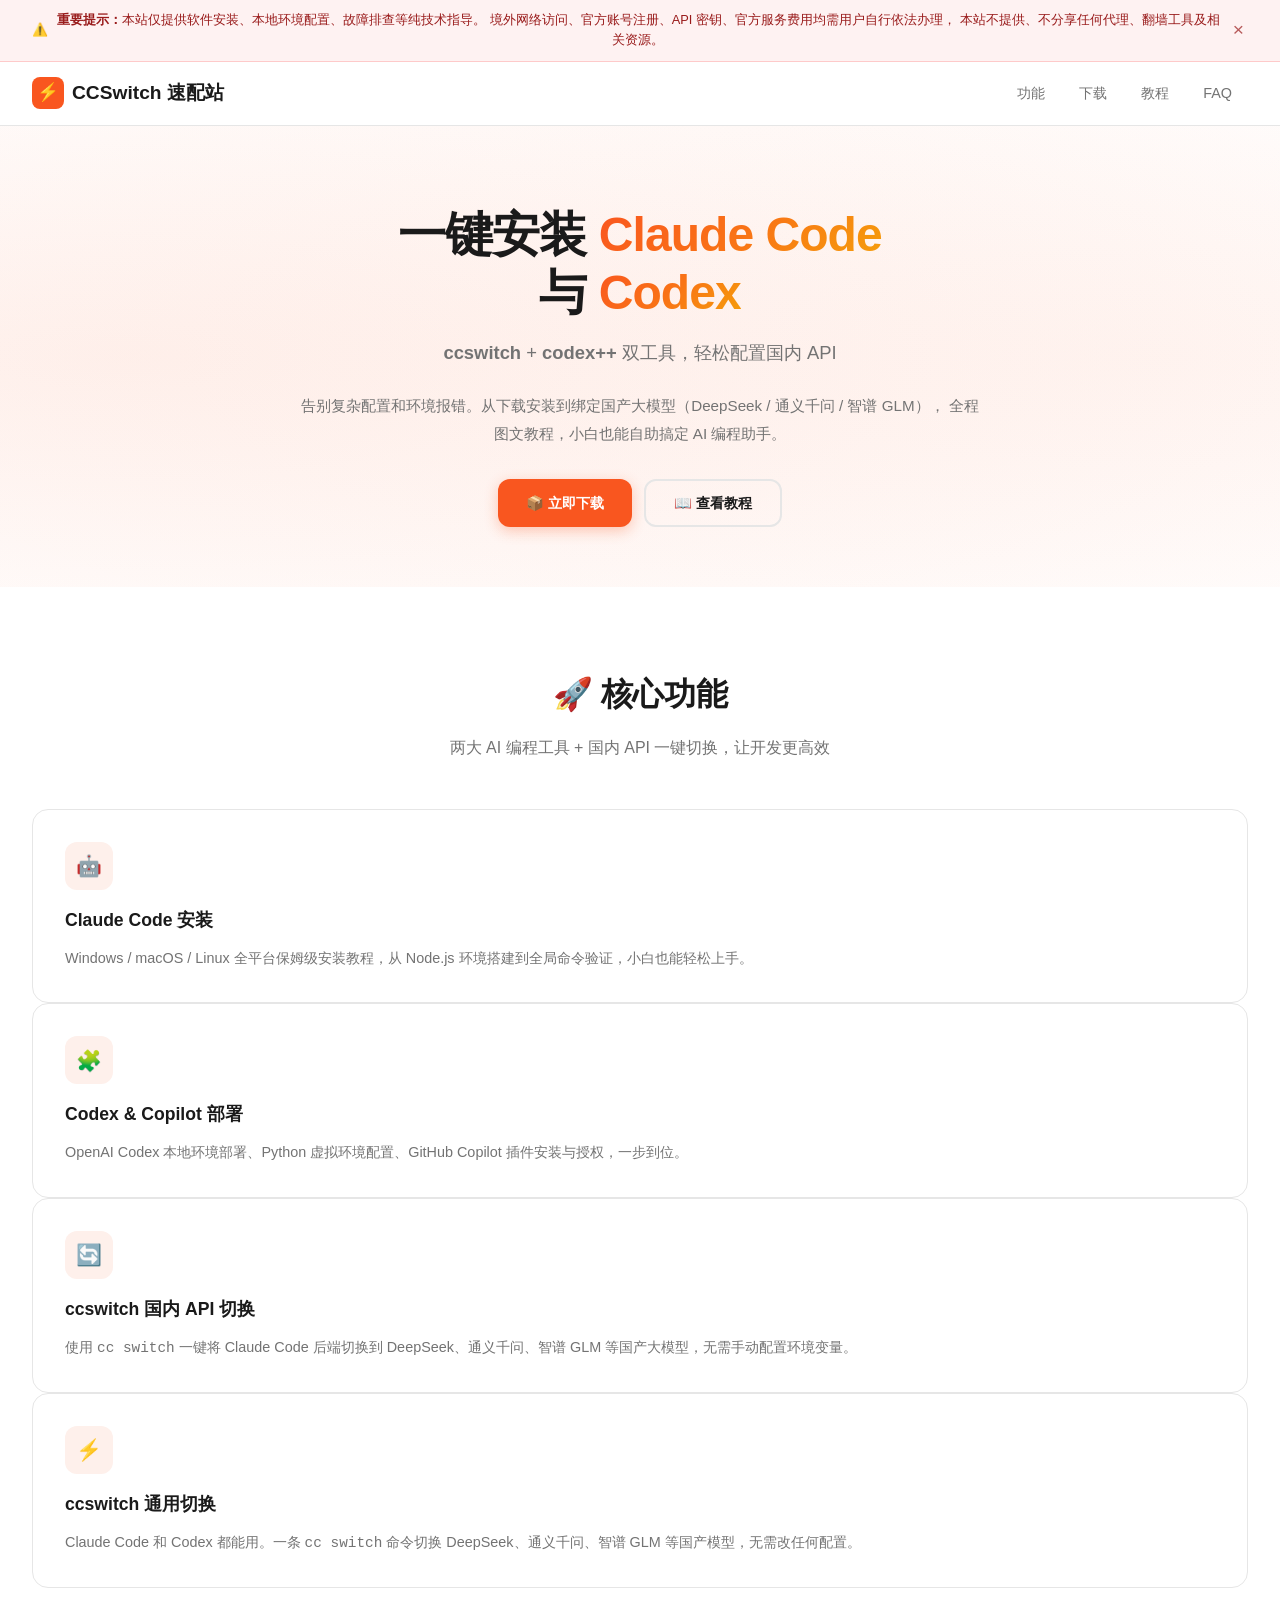
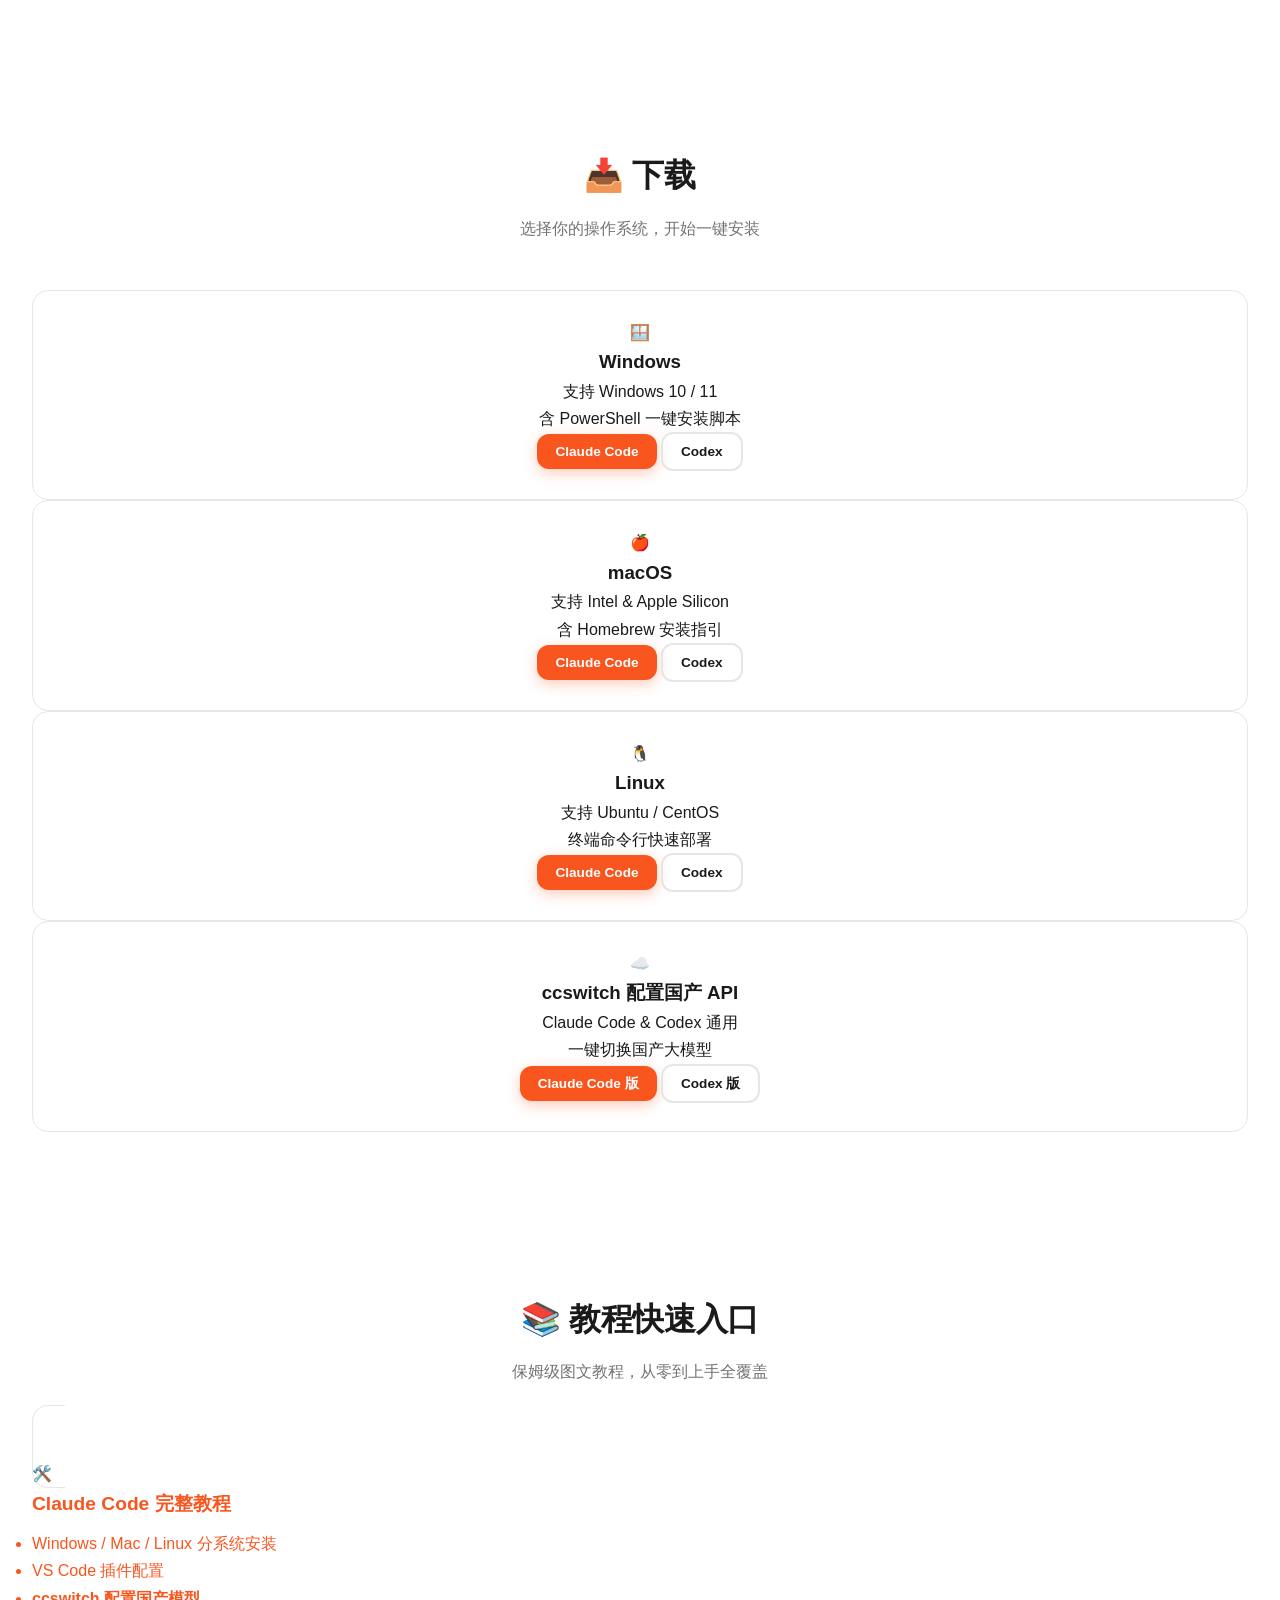
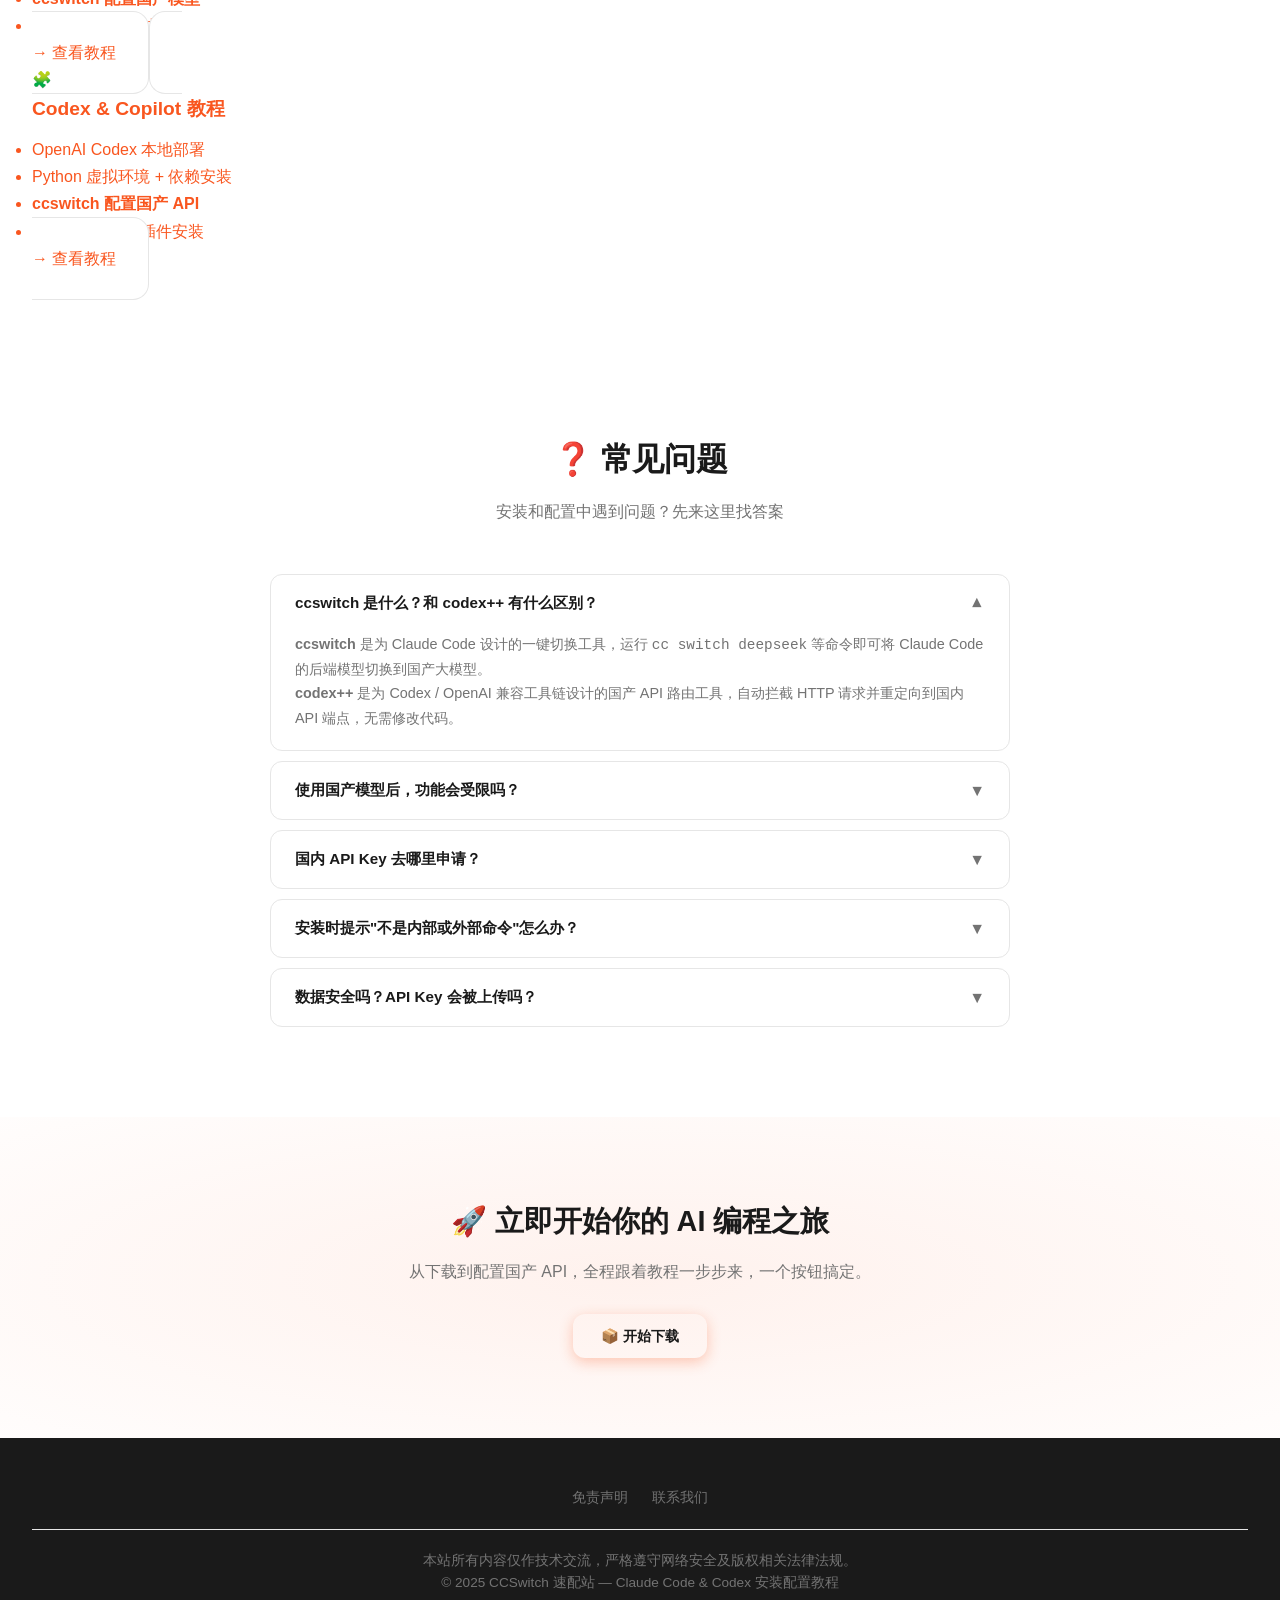
<file: index.html>
<!DOCTYPE html>
<html lang="zh-CN">
<head>
  <meta charset="UTF-8" />
  <meta name="viewport" content="width=device-width, initial-scale=1.0" />
  <meta name="description" content="CCSwitch 速配站 — Claude Code / Codex 一键安装教程，ccswitch / codex++ 配置国产 API 指南" />
  <meta property="og:title" content="CCSwitch 速配站" />
  <meta property="og:description" content="Claude Code / Codex 一键安装教程，ccswitch / codex++ 配置国产 API" />
  <meta property="og:type" content="website" />
  <title>CCSwitch 速配站</title>
  <link rel="stylesheet" href="css/style.css" />
</head>
<body>

<div class="compliance-banner" id="banner">
  <div class="container">
    <span class="banner-icon">⚠️</span>
    <span class="banner-text">
      <strong>重要提示：</strong>本站仅提供软件安装、本地环境配置、故障排查等纯技术指导。
      境外网络访问、官方账号注册、API 密钥、官方服务费用均需用户自行依法办理，
      本站不提供、不分享任何代理、翻墙工具及相关资源。
    </span>
    <button class="banner-close" onclick="this.parentElement.style.display='none'">&times;</button>
  </div>
</div>

<header class="site-header">
  <div class="container">
    <a href="/" class="logo">
      <span class="logo-icon">⚡</span>
      CCSwitch 速配站
    </a>
    <button class="nav-toggle" aria-label="菜单">☰</button>
    <nav class="main-nav">
      <a href="#features">功能</a>
      <a href="#download">下载</a>
      <a href="#tutorials">教程</a>
      <a href="#faq">FAQ</a>
    </nav>
  </div>
</header>

<section class="hero">
  <div class="container">
    <h1>一键安装 <span class="gradient-text">Claude Code</span> <br class="hide-mobile"/>与 <span class="gradient-text">Codex</span></h1>
    <p class="hero-sub"><strong>ccswitch</strong> + <strong>codex++</strong> 双工具，轻松配置国内 API</p>
    <p class="hero-desc">
      告别复杂配置和环境报错。从下载安装到绑定国产大模型（DeepSeek / 通义千问 / 智谱 GLM），
      全程图文教程，小白也能自助搞定 AI 编程助手。
    </p>
    <div class="hero-btns">
      <a href="#download" class="btn btn-primary">📦 立即下载</a>
      <a href="#tutorials" class="btn btn-outline">📖 查看教程</a>
    </div>
  </div>
</section>

<section class="section features-section" id="features">
  <div class="container">
    <h2 class="section-title">🚀 核心功能</h2>
    <p class="section-subtitle">两大 AI 编程工具 + 国内 API 一键切换，让开发更高效</p>
    <div class="features-grid">
      <div class="feature-card">
        <div class="feature-icon">🤖</div>
        <h3>Claude Code 安装</h3>
        <p>Windows / macOS / Linux 全平台保姆级安装教程，从 Node.js 环境搭建到全局命令验证，小白也能轻松上手。</p>
      </div>
      <div class="feature-card">
        <div class="feature-icon">🧩</div>
        <h3>Codex & Copilot 部署</h3>
        <p>OpenAI Codex 本地环境部署、Python 虚拟环境配置、GitHub Copilot 插件安装与授权，一步到位。</p>
      </div>
      <div class="feature-card">
        <div class="feature-icon">🔄</div>
        <h3>ccswitch 国内 API 切换</h3>
        <p>使用 <code>cc switch</code> 一键将 Claude Code 后端切换到 DeepSeek、通义千问、智谱 GLM 等国产大模型，无需手动配置环境变量。</p>
      </div>
      <div class="feature-card">
        <div class="feature-icon">⚡</div>
        <h3>ccswitch 通用切换</h3>
        <p>Claude Code 和 Codex 都能用。一条 <code>cc switch</code> 命令切换 DeepSeek、通义千问、智谱 GLM 等国产模型，无需改任何配置。</p>
      </div>
    </div>
  </div>
</section>

<section class="section download-section" id="download">
  <div class="container">
    <h2 class="section-title">📥 下载</h2>
    <p class="section-subtitle">选择你的操作系统，开始一键安装</p>
    <div class="download-grid">
      <div class="download-card">
        <div class="download-icon">🪟</div>
        <h3>Windows</h3>
        <p>支持 Windows 10 / 11<br/>含 PowerShell 一键安装脚本</p>
        <div class="download-btns">
          <a href="pages/claude-code.html#section-1-1" class="btn btn-primary btn-sm">Claude Code</a>
          <a href="pages/codex.html#section-1-1" class="btn btn-outline btn-sm">Codex</a>
        </div>
      </div>
      <div class="download-card">
        <div class="download-icon">🍎</div>
        <h3>macOS</h3>
        <p>支持 Intel & Apple Silicon<br/>含 Homebrew 安装指引</p>
        <div class="download-btns">
          <a href="pages/claude-code.html#section-1-3" class="btn btn-primary btn-sm">Claude Code</a>
          <a href="pages/codex.html#section-1-1" class="btn btn-outline btn-sm">Codex</a>
        </div>
      </div>
      <div class="download-card">
        <div class="download-icon">🐧</div>
        <h3>Linux</h3>
        <p>支持 Ubuntu / CentOS<br/>终端命令行快速部署</p>
        <div class="download-btns">
          <a href="pages/claude-code.html#section-1-4" class="btn btn-primary btn-sm">Claude Code</a>
          <a href="pages/codex.html#section-1-1" class="btn btn-outline btn-sm">Codex</a>
        </div>
      </div>
      <div class="download-card">
        <div class="download-icon">☁️</div>
        <h3>ccswitch 配置国产 API</h3>
        <p>Claude Code & Codex 通用<br/>一键切换国产大模型</p>
        <div class="download-btns">
          <a href="pages/claude-code.html#section-4" class="btn btn-primary btn-sm">Claude Code 版</a>
          <a href="pages/codex.html#section-2" class="btn btn-outline btn-sm">Codex 版</a>
        </div>
      </div>
    </div>
  </div>
</section>

<section class="section tutorials-section" id="tutorials">
  <div class="container">
    <h2 class="section-title">📚 教程快速入口</h2>
    <p class="section-subtitle">保姆级图文教程，从零到上手全覆盖</p>
    <div class="tutorials-grid">
      <a href="pages/claude-code.html" class="tutorial-card">
        <div class="tutorial-icon">🛠️</div>
        <h3>Claude Code 完整教程</h3>
        <ul>
          <li>Windows / Mac / Linux 分系统安装</li>
          <li>VS Code 插件配置</li>
          <li><strong>ccswitch 配置国产模型</strong></li>
          <li>常用指令 & 进阶技巧</li>
        </ul>
        <span class="tutorial-link">→ 查看教程</span>
      </a>
      <a href="pages/codex.html" class="tutorial-card">
        <div class="tutorial-icon">🧩</div>
        <h3>Codex & Copilot 教程</h3>
        <ul>
          <li>OpenAI Codex 本地部署</li>
          <li>Python 虚拟环境 + 依赖安装</li>
          <li><strong>ccswitch 配置国产 API</strong></li>
          <li>GitHub Copilot 插件安装</li>
        </ul>
        <span class="tutorial-link">→ 查看教程</span>
      </a>
    </div>
  </div>
</section>

<section class="section faq-section" id="faq">
  <div class="container">
    <h2 class="section-title">❓ 常见问题</h2>
    <p class="section-subtitle">安装和配置中遇到问题？先来这里找答案</p>
    <div class="faq-list">
      <div class="faq-item open">
        <button class="faq-question" onclick="toggleFaq(this)">
          ccswitch 是什么？和 codex++ 有什么区别？
          <span class="faq-toggle">▼</span>
        </button>
        <div class="faq-answer">
          <strong>ccswitch</strong> 是为 Claude Code 设计的一键切换工具，运行 <code>cc switch deepseek</code> 等命令即可将 Claude Code 的后端模型切换到国产大模型。<br/>
          <strong>codex++</strong> 是为 Codex / OpenAI 兼容工具链设计的国产 API 路由工具，自动拦截 HTTP 请求并重定向到国内 API 端点，无需修改代码。
        </div>
      </div>
      <div class="faq-item">
        <button class="faq-question" onclick="toggleFaq(this)">
          使用国产模型后，功能会受限吗？
          <span class="faq-toggle">▼</span>
        </button>
        <div class="faq-answer">
          国产模型对 Claude Code 的 tool-use 格式兼容程度不同。代码问答、代码审查等基础场景完全可用；文件编辑、终端命令执行等高级功能可能部分受限。建议国产模型用于日常编码辅助场景。
        </div>
      </div>
      <div class="faq-item">
        <button class="faq-question" onclick="toggleFaq(this)">
          国内 API Key 去哪里申请？
          <span class="faq-toggle">▼</span>
        </button>
        <div class="faq-answer">
          <ul>
            <li><strong>DeepSeek：</strong>platform.deepseek.com 注册获取</li>
            <li><strong>通义千问：</strong>dashscope.aliyun.com 注册获取</li>
            <li><strong>智谱 GLM：</strong>open.bigmodel.cn 注册获取</li>
            <li><strong>百度千帆：</strong>cloud.baidu.com 注册获取</li>
          </ul>
          各平台通常提供免费额度，具体以官方政策为准。
        </div>
      </div>
      <div class="faq-item">
        <button class="faq-question" onclick="toggleFaq(this)">
          安装时提示"不是内部或外部命令"怎么办？
          <span class="faq-toggle">▼</span>
        </button>
        <div class="faq-answer">
          这通常是因为 Node.js 或 Python 未正确配置环境变量。请确认已安装对应运行时，并将安装路径添加到系统 PATH 中。详细步骤请查看对应教程页的环境准备部分。
        </div>
      </div>
      <div class="faq-item">
        <button class="faq-question" onclick="toggleFaq(this)">
          数据安全吗？API Key 会被上传吗？
          <span class="faq-toggle">▼</span>
        </button>
        <div class="faq-answer">
          ccswitch 和 codex++ 均为本地工具，API Key 仅存储在本地环境变量中，不会上传到任何云端服务器。所有 AI 请求直接发往你所配置的 API 服务商，不经过第三方中转。
        </div>
      </div>
    </div>
  </div>
</section>

<section class="cta-section">
  <div class="container">
    <h2>🚀 立即开始你的 AI 编程之旅</h2>
    <p>从下载到配置国产 API，全程跟着教程一步步来，一个按钮搞定。</p>
    <a href="#download" class="btn btn-primary" style="color:var(--color-primary);background:var(--color-white);">📦 开始下载</a>
  </div>
</section>

<footer class="site-footer">
  <div class="container">
    <div class="footer-links">
      <a href="pages/disclaimer.html">免责声明</a>
      <a href="pages/disclaimer.html">联系我们</a>
    </div>
    <div class="footer-copyright">
      本站所有内容仅作技术交流，严格遵守网络安全及版权相关法律法规。<br/>
      &copy; 2025 CCSwitch 速配站 — Claude Code & Codex 安装配置教程
    </div>
  </div>
</footer>

<script src="js/main.js"></script>
</body>
</html>
</file>
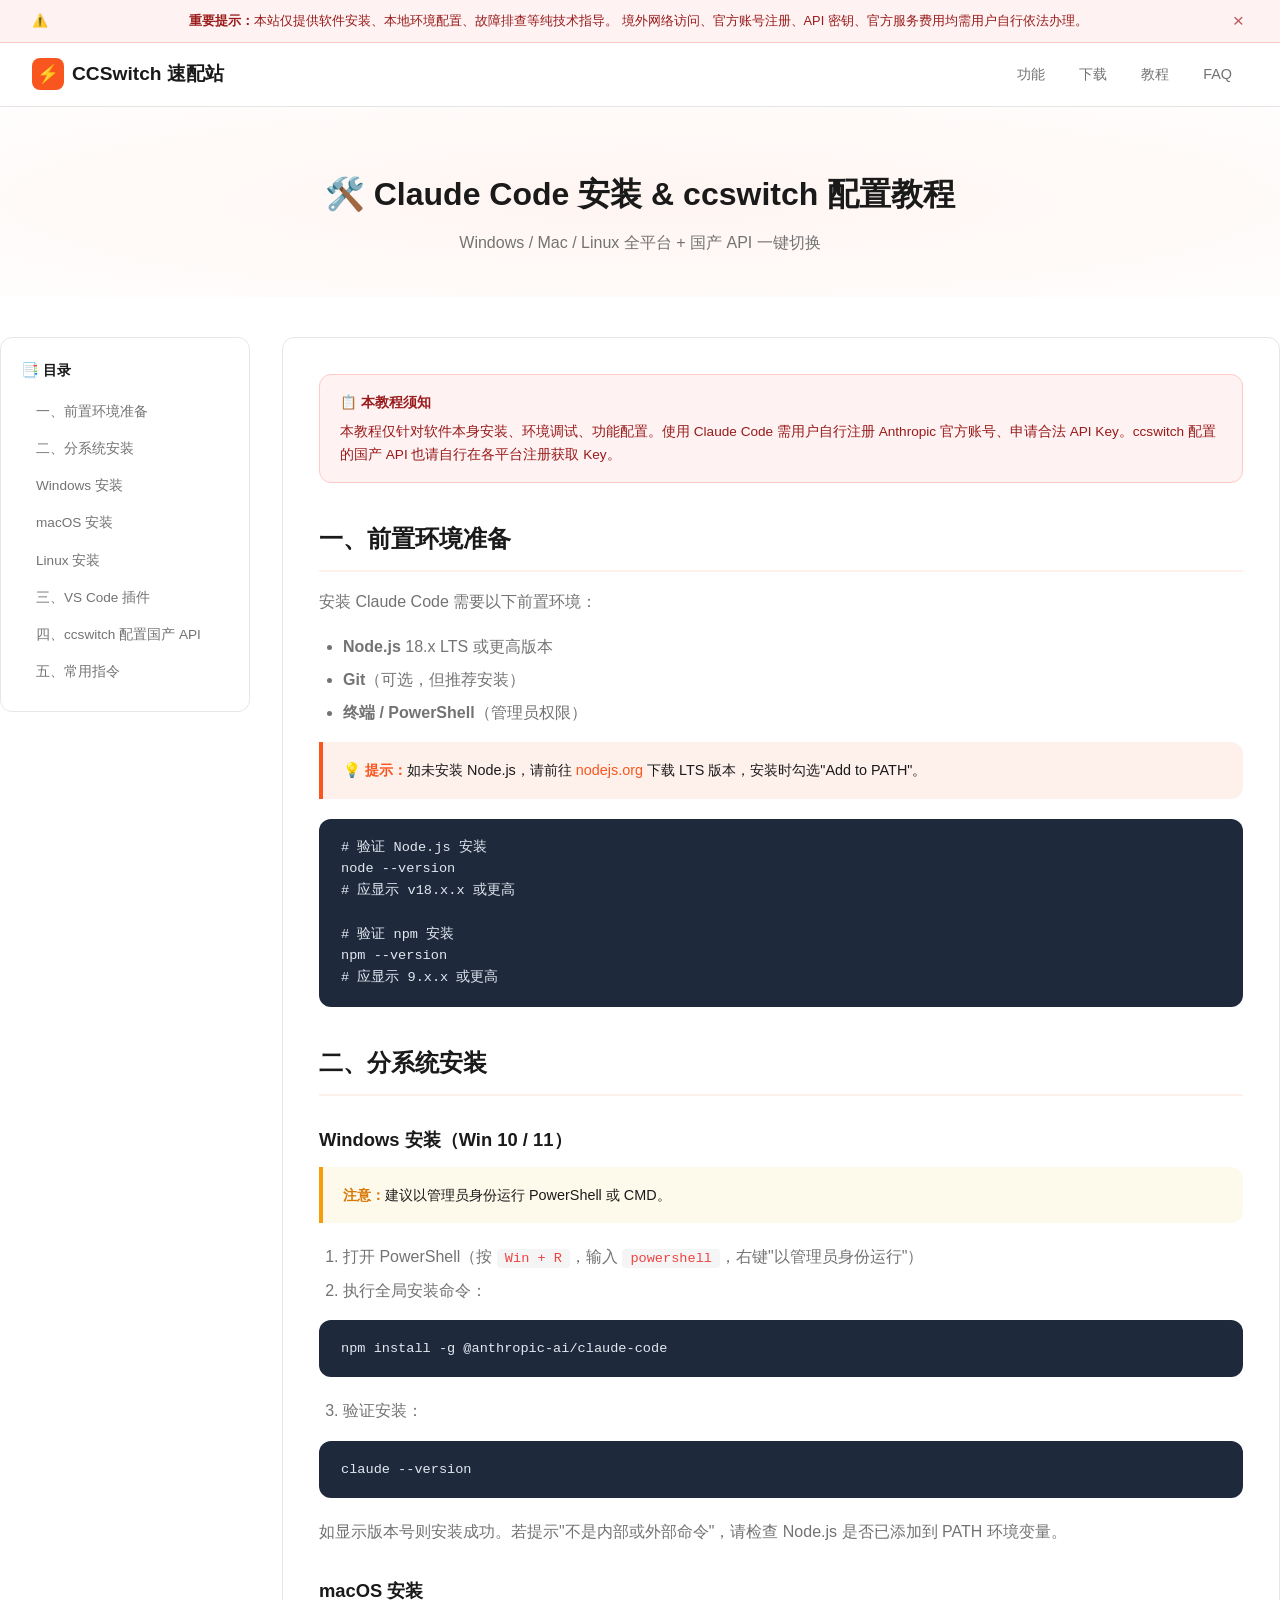
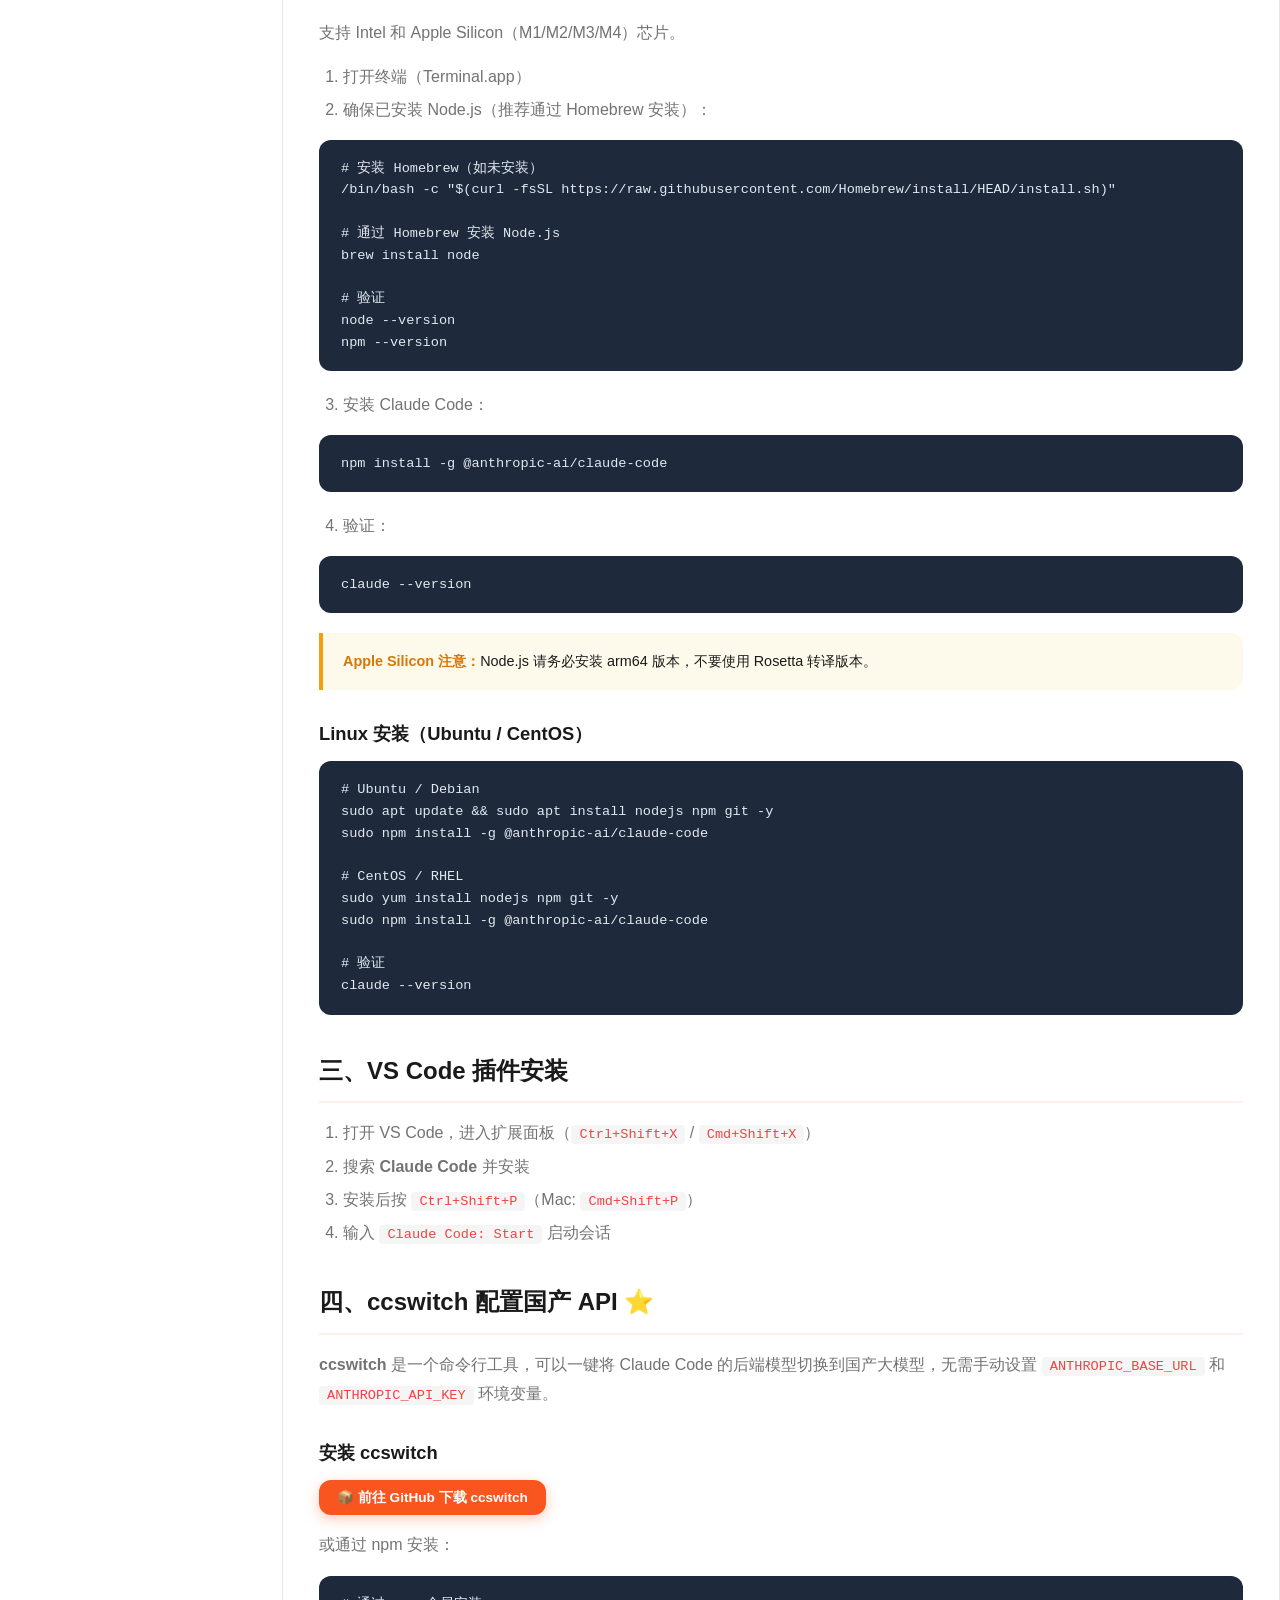
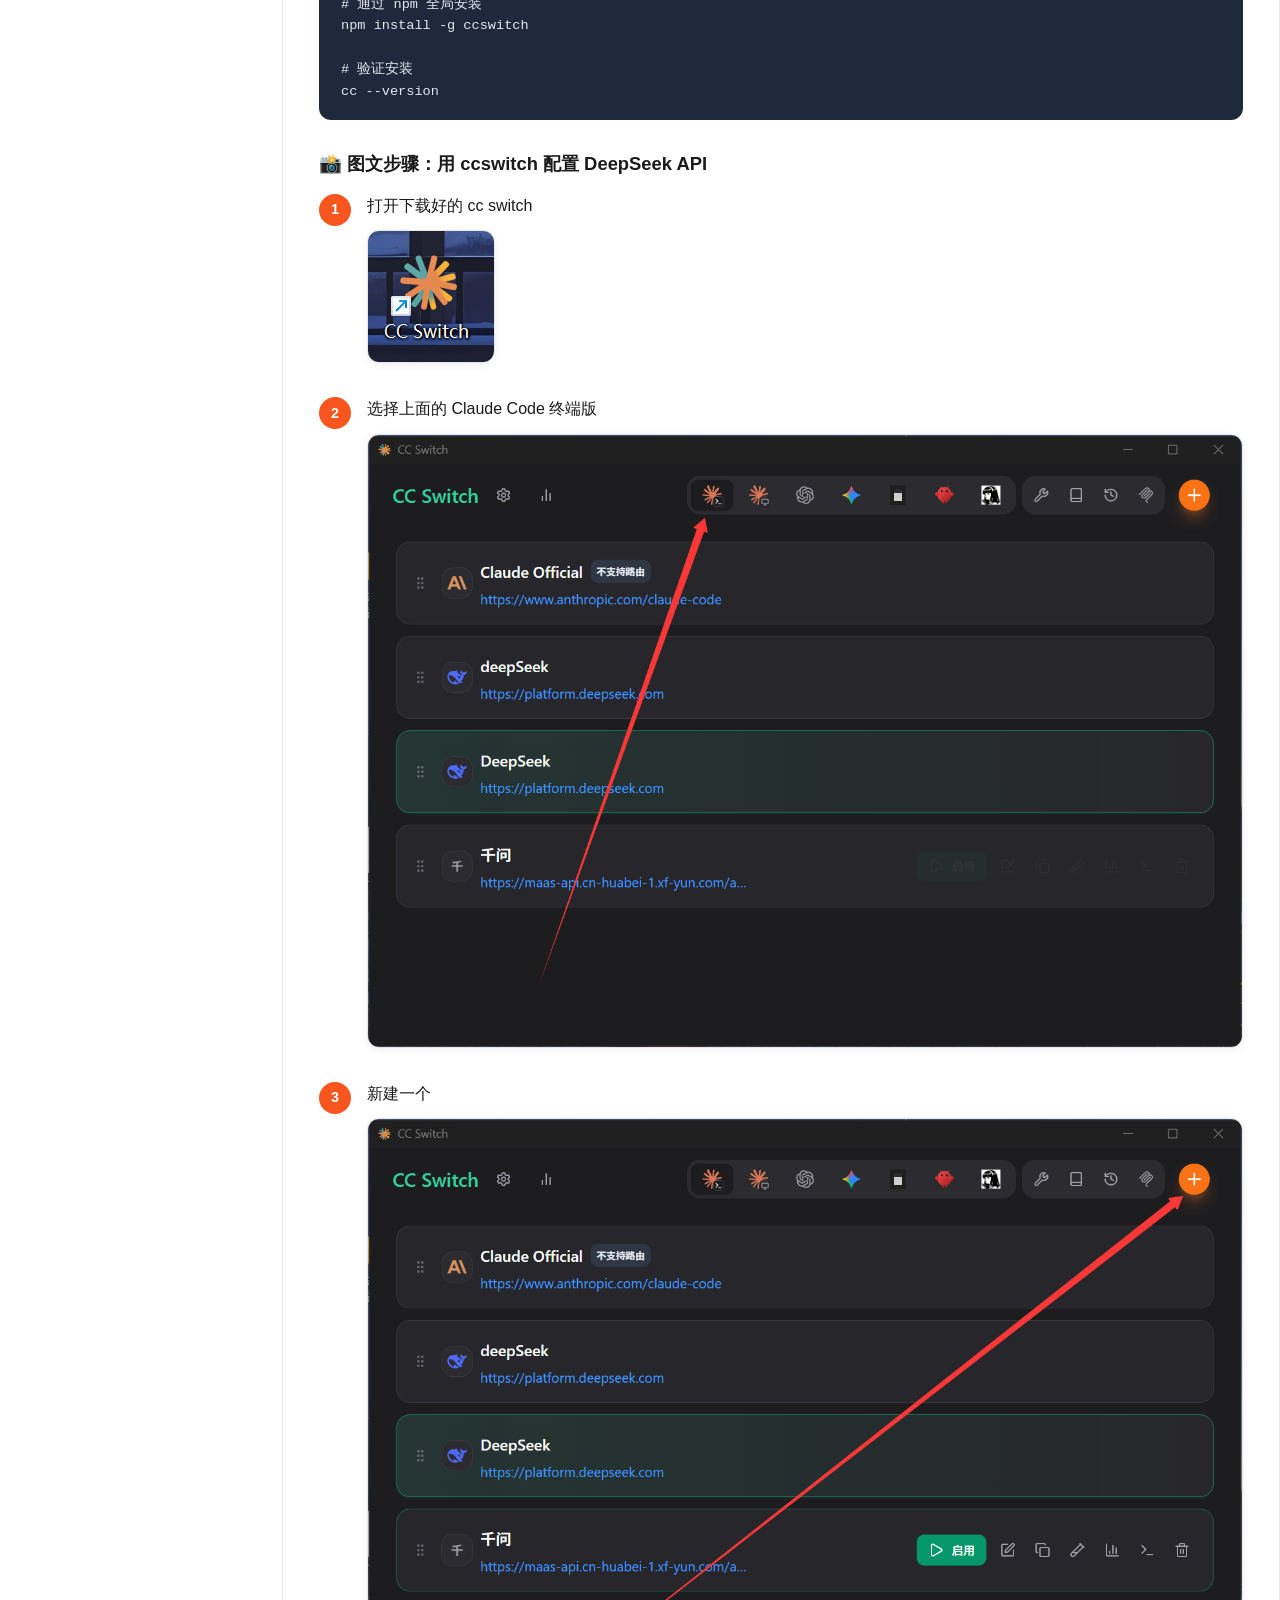
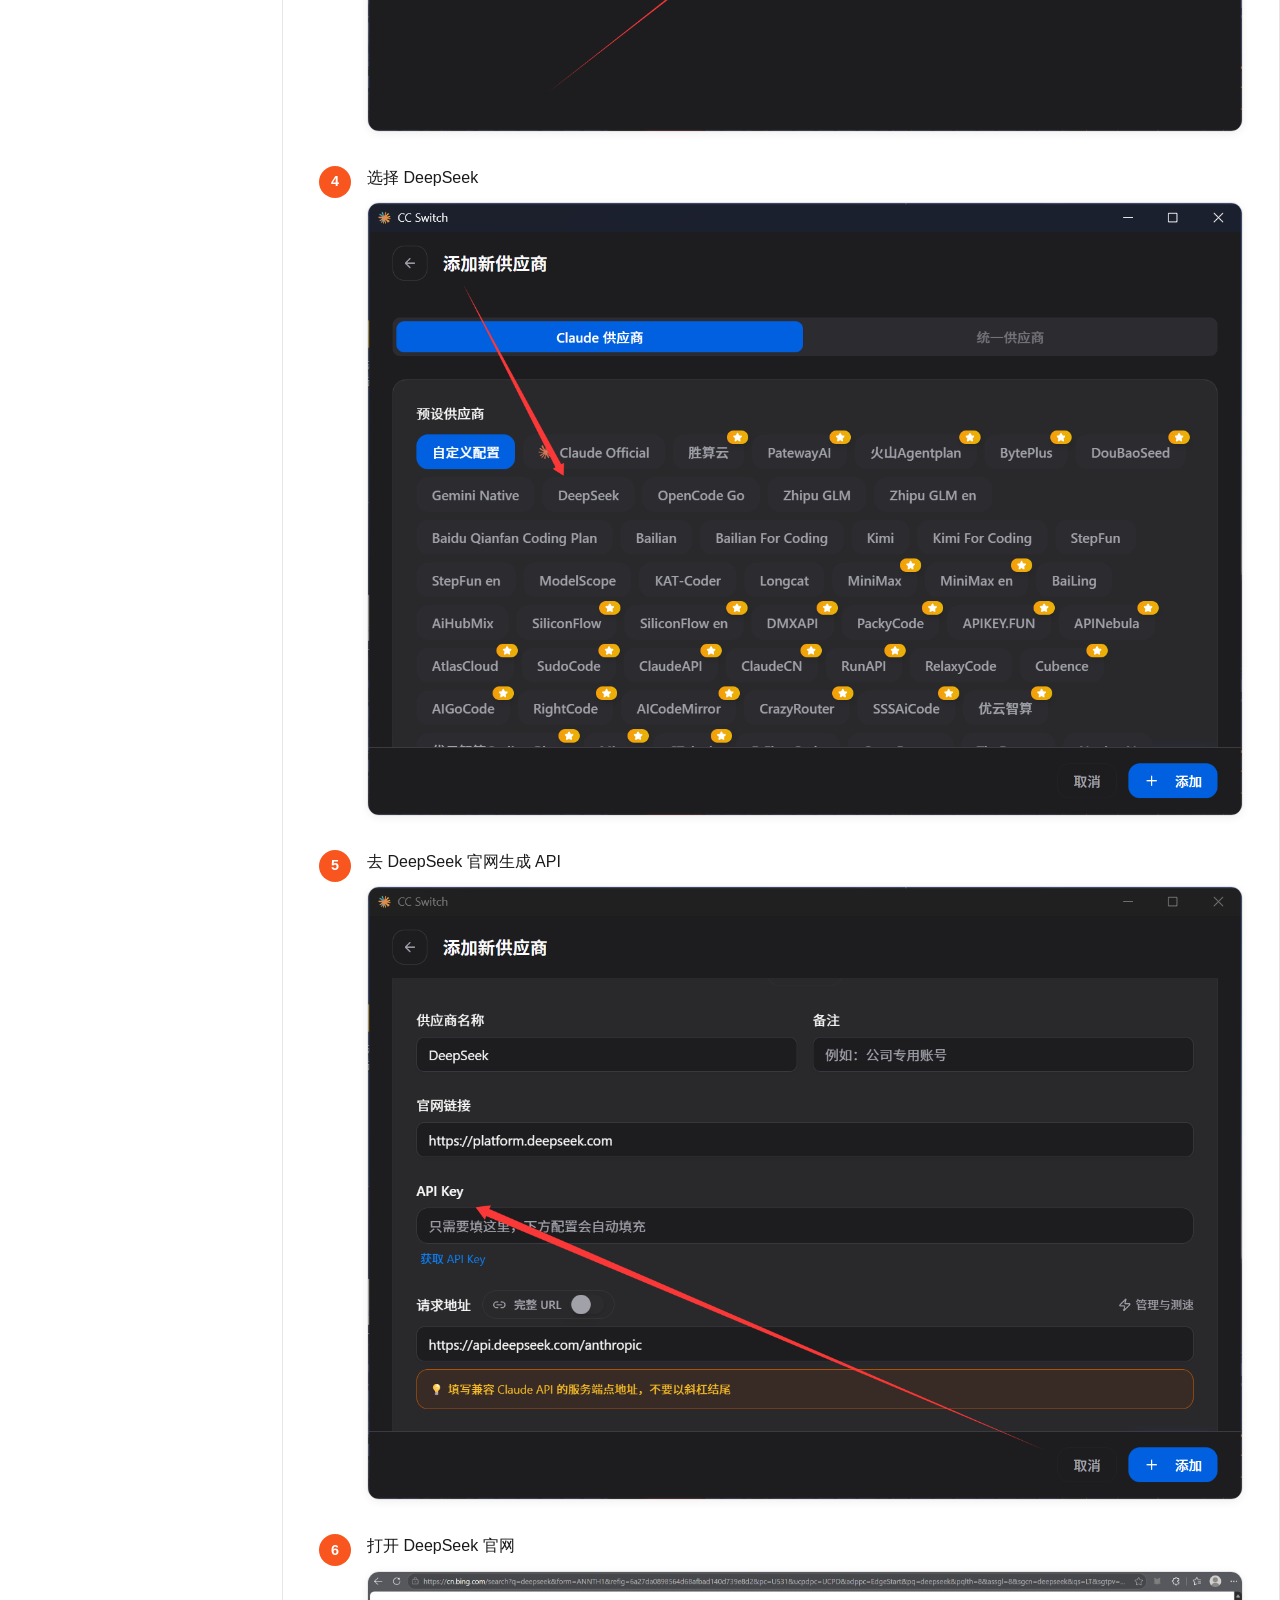
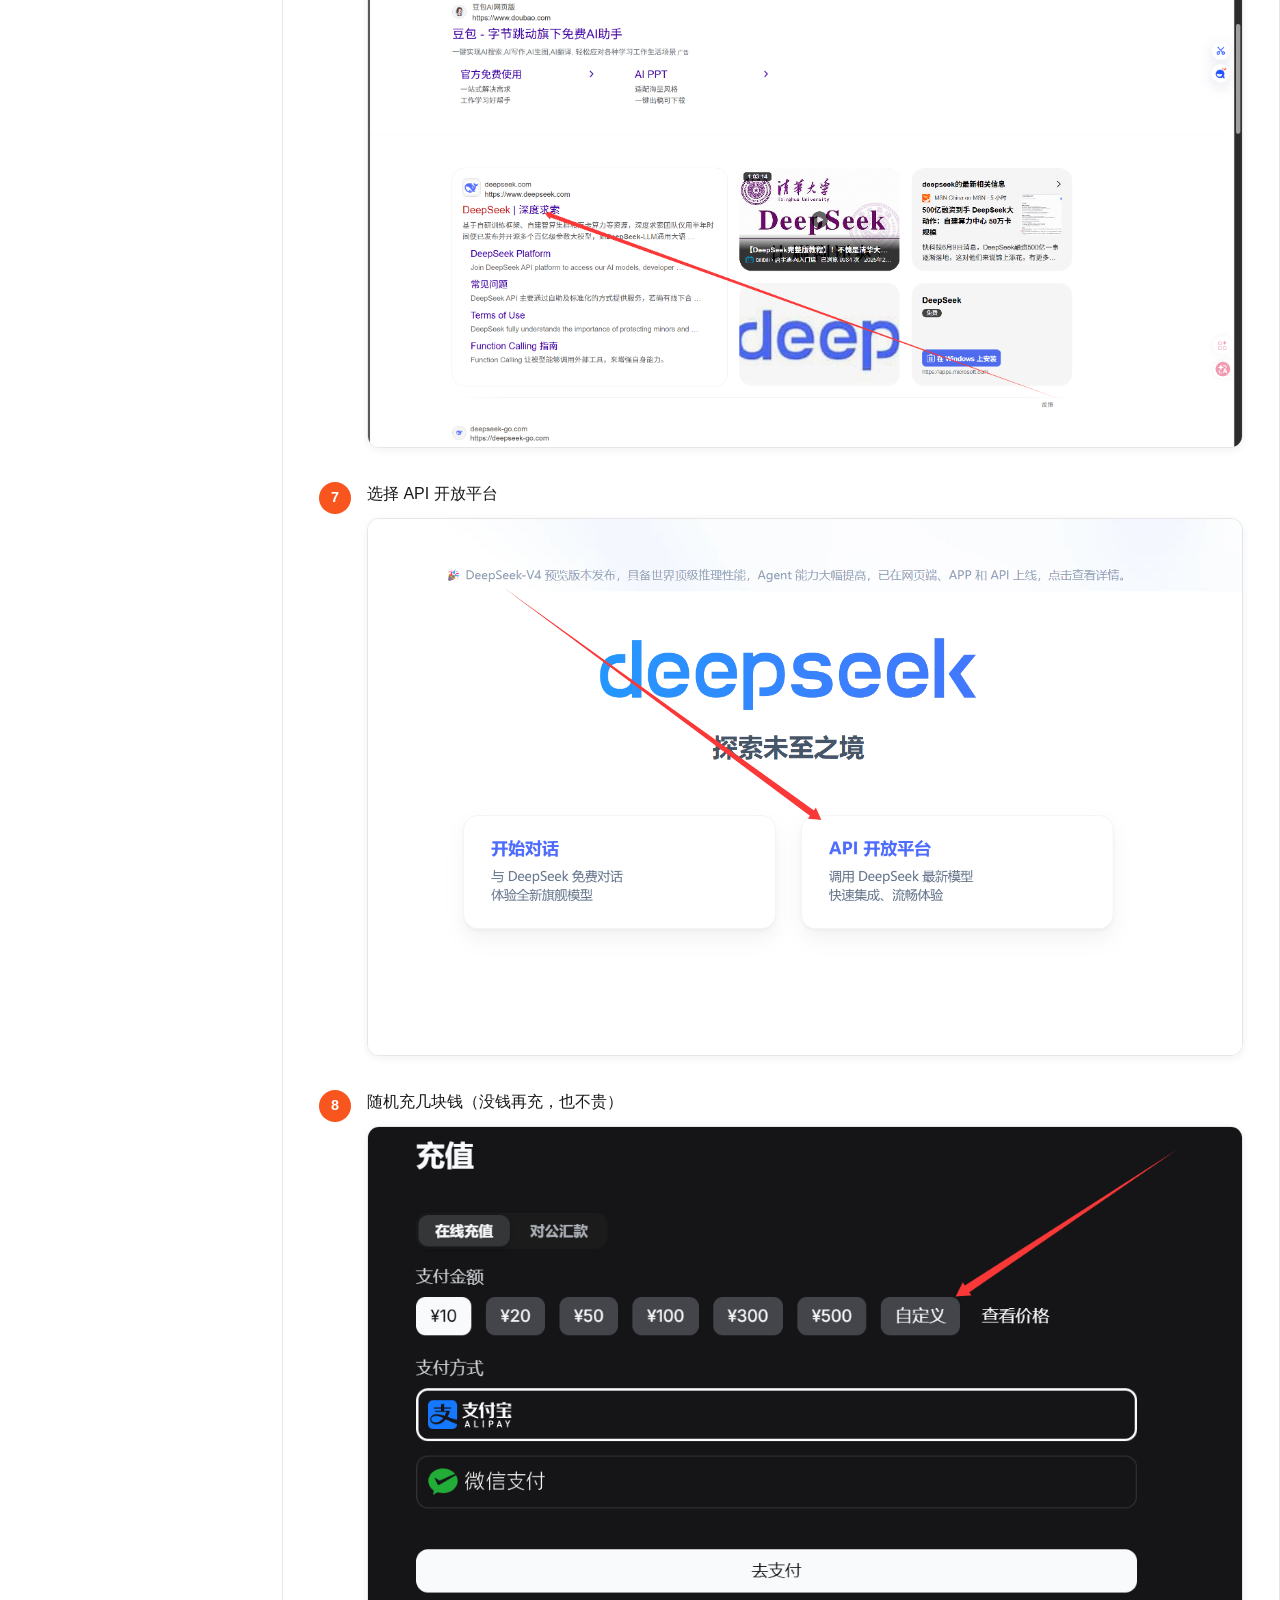
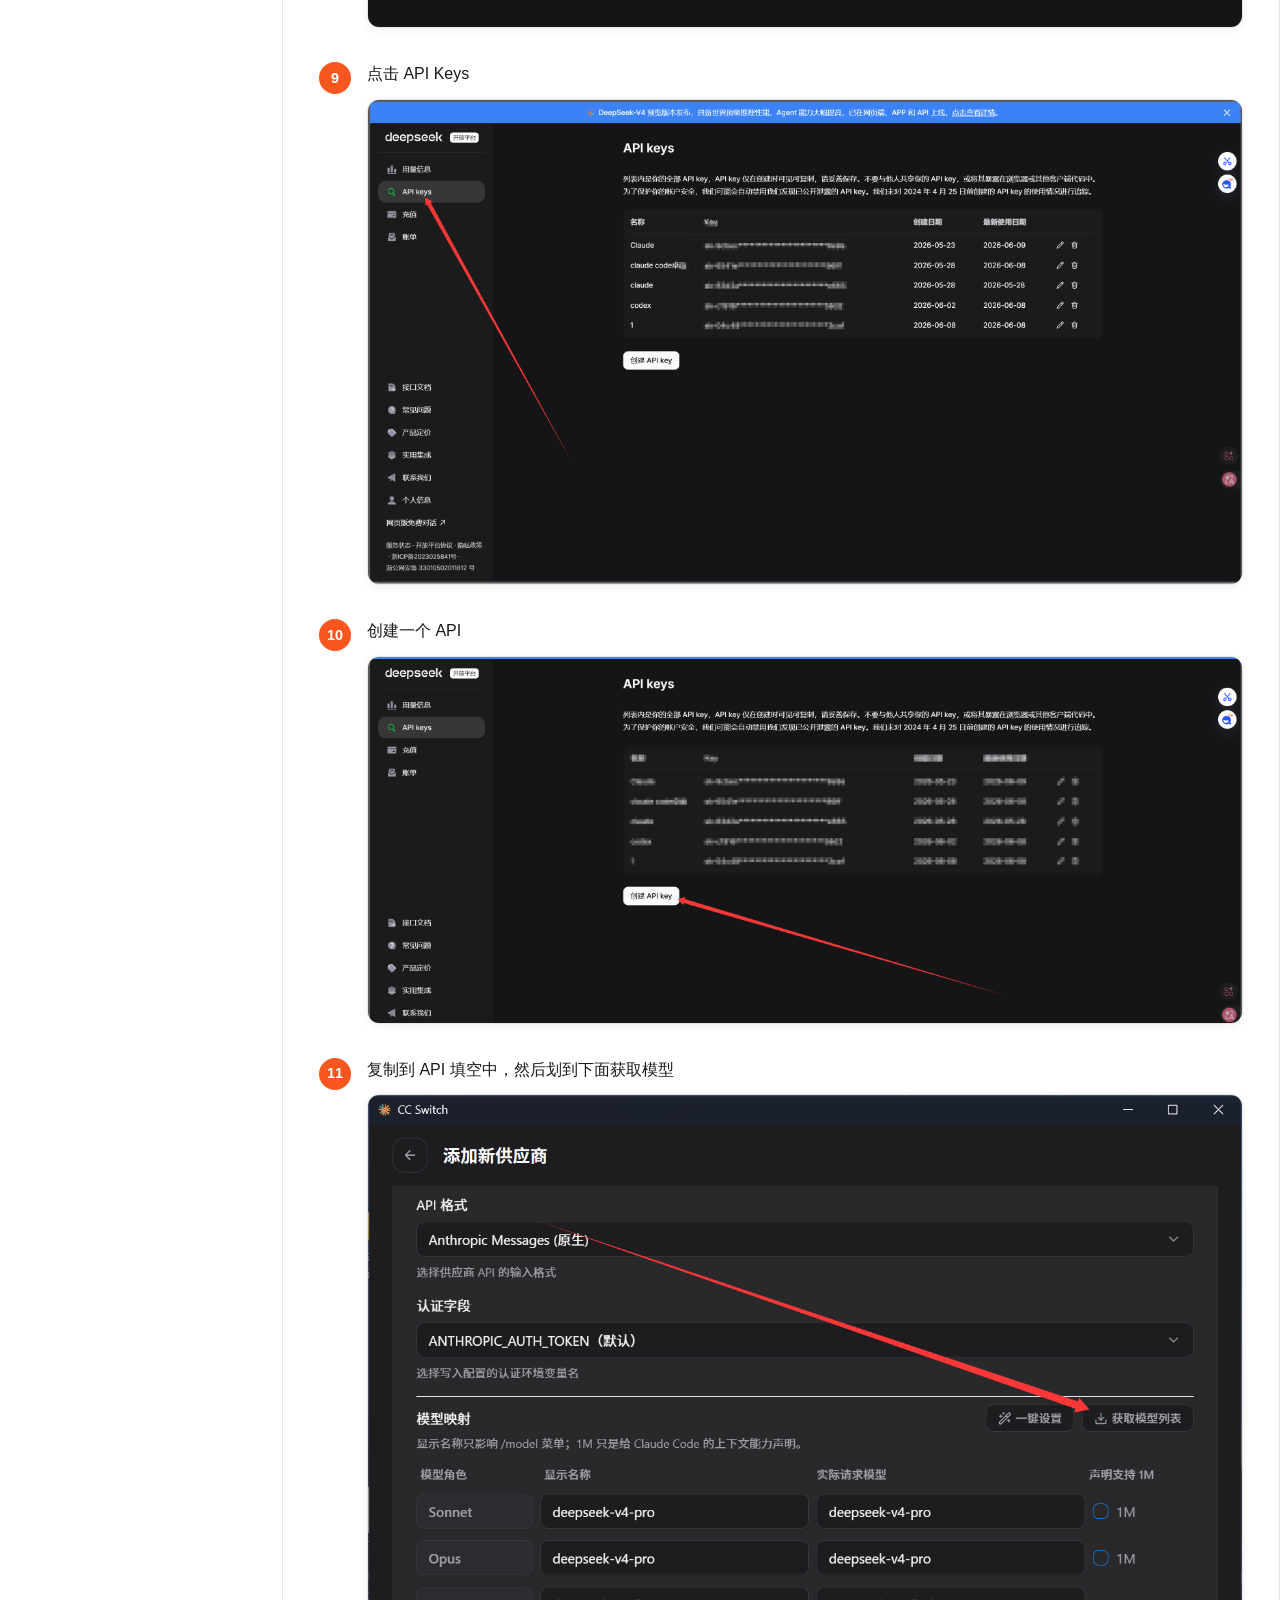
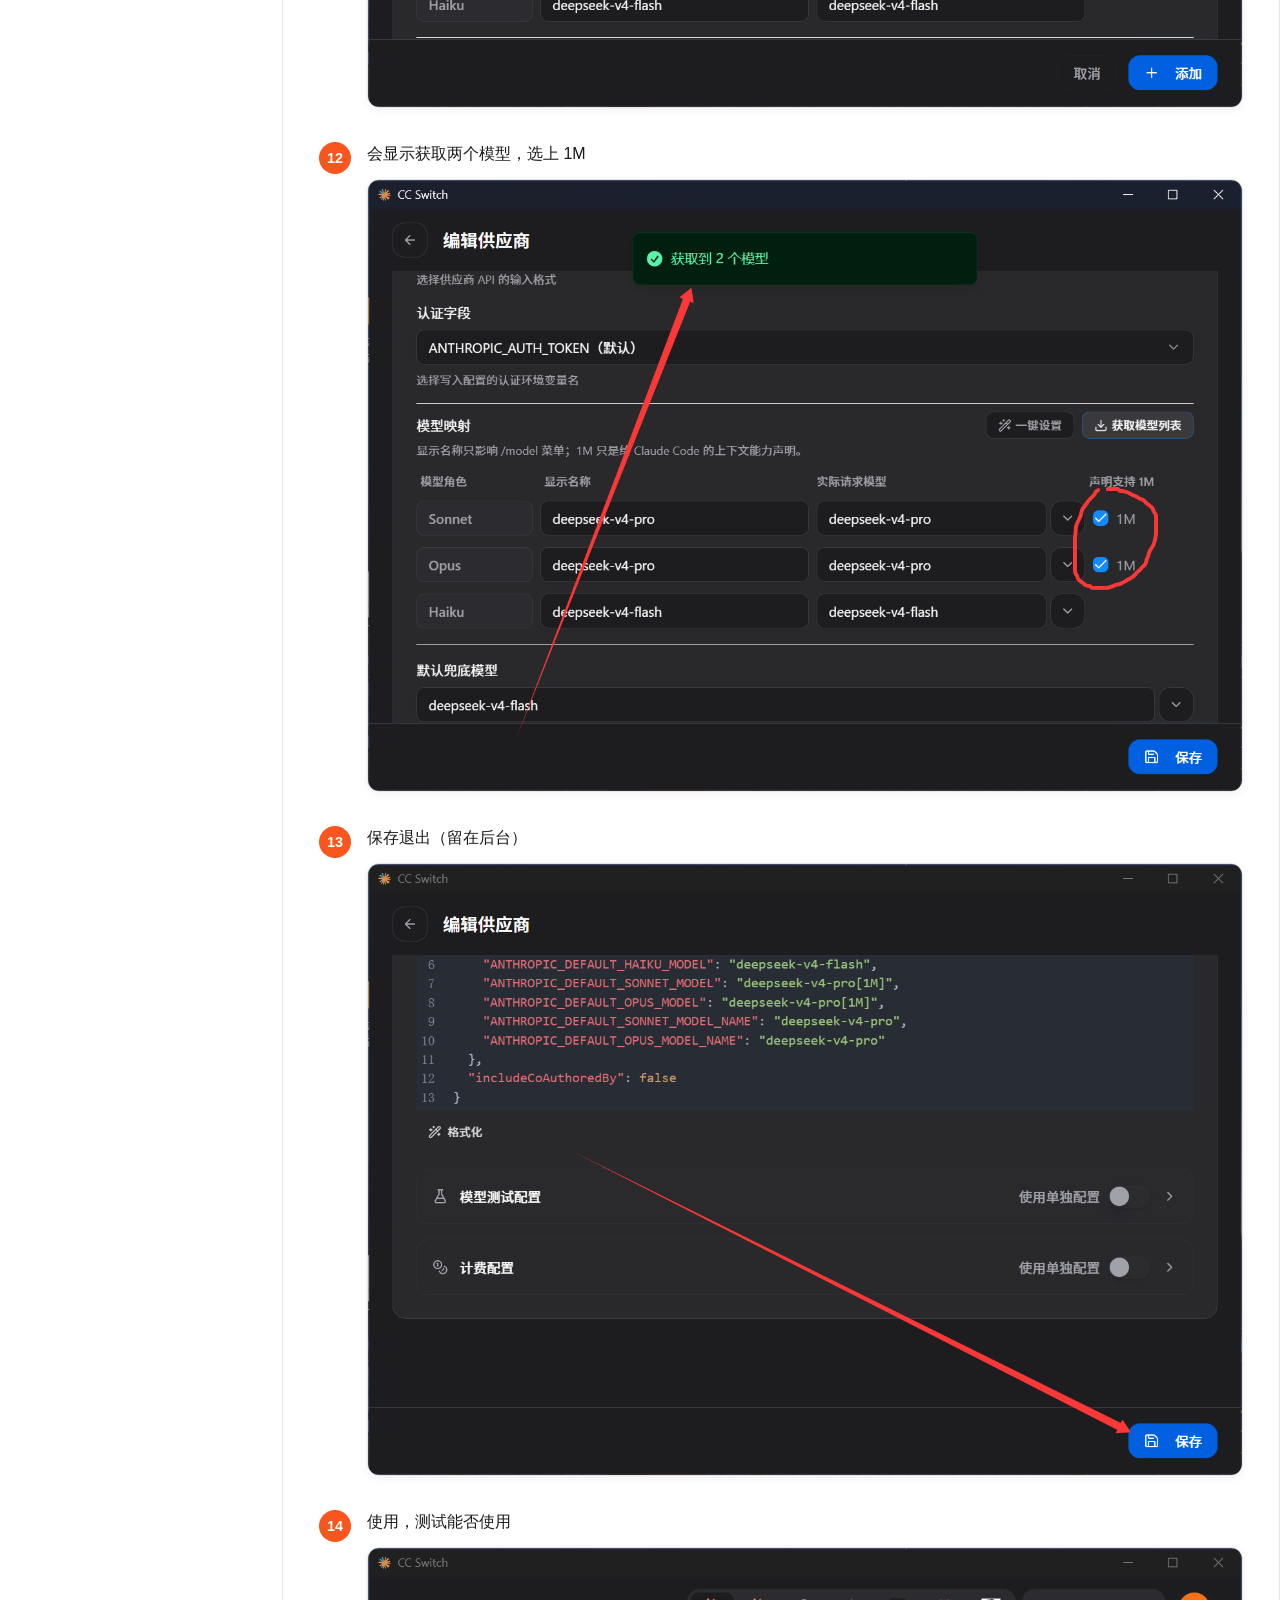
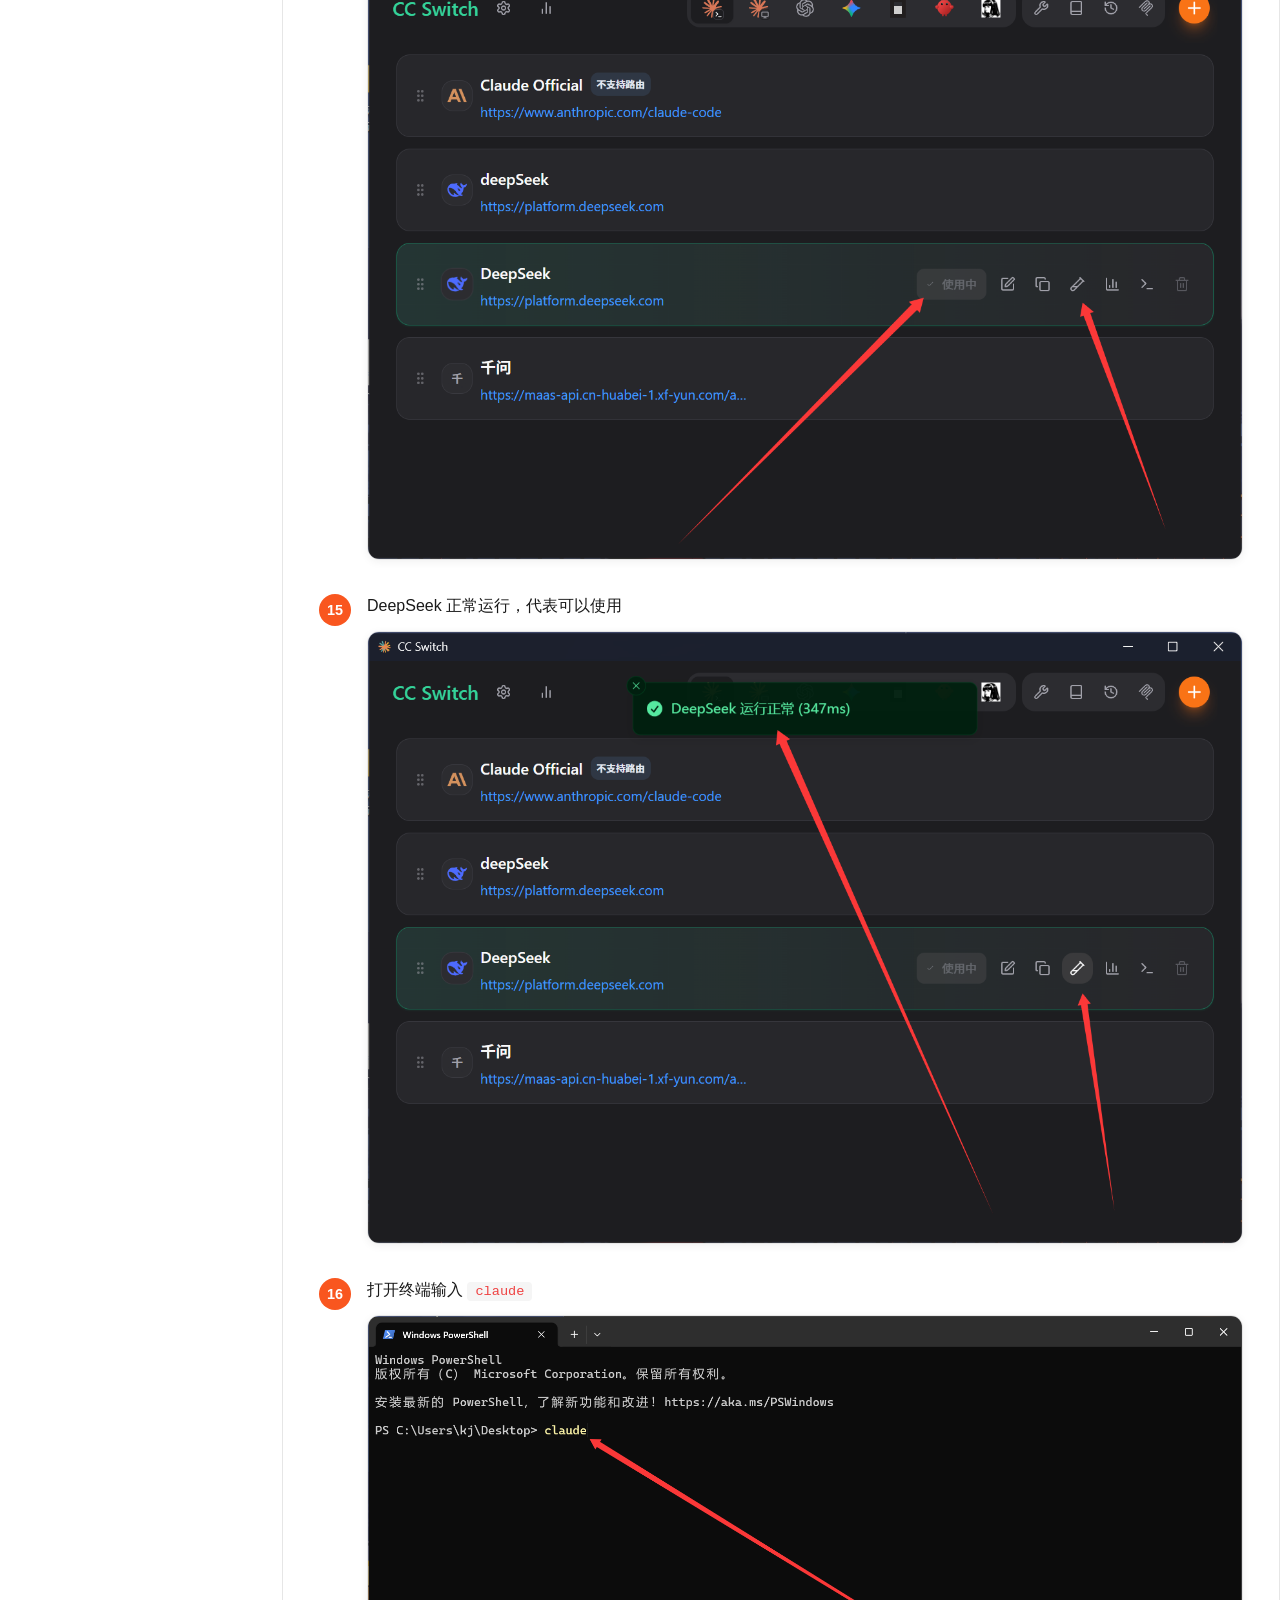
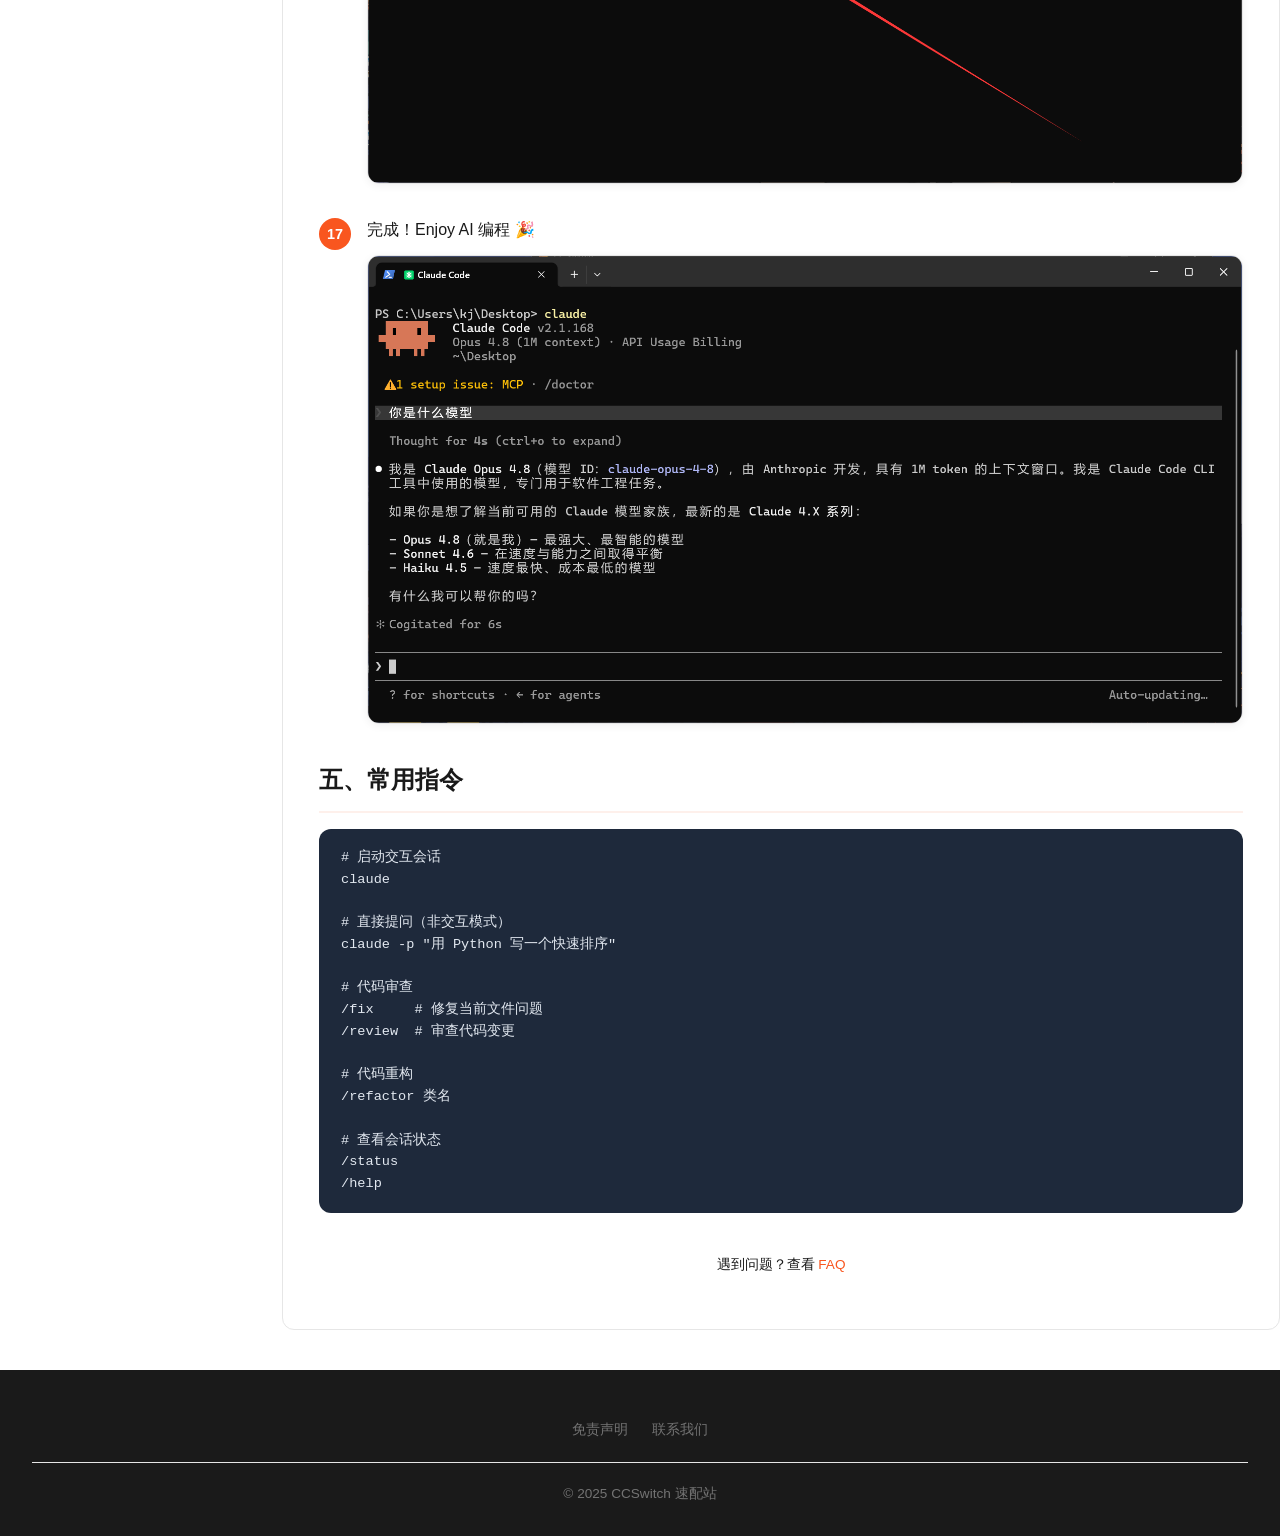
<file: pages/claude-code.html>
<!DOCTYPE html>
<html lang="zh-CN">
<head>
  <meta charset="UTF-8" />
  <meta name="viewport" content="width=device-width, initial-scale=1.0" />
  <meta name="description" content="Claude Code 完整安装教程 — 全平台安装指南 + ccswitch 配置国产 API 详解" />
  <title>Claude Code 安装教程 — CCSwitch 速配站</title>
  <link rel="stylesheet" href="../css/style.css" />
</head>
<body>

<div class="compliance-banner" id="banner">
  <div class="container">
    <span class="banner-icon">⚠️</span>
    <span class="banner-text">
      <strong>重要提示：</strong>本站仅提供软件安装、本地环境配置、故障排查等纯技术指导。
      境外网络访问、官方账号注册、API 密钥、官方服务费用均需用户自行依法办理。
    </span>
    <button class="banner-close" onclick="this.parentElement.style.display='none'">&times;</button>
  </div>
</div>

<header class="site-header">
  <div class="container">
    <a href="../index.html" class="logo">
      <span class="logo-icon">⚡</span>
      CCSwitch 速配站
    </a>
    <button class="nav-toggle" aria-label="菜单">☰</button>
    <nav class="main-nav">
      <a href="../index.html#features">功能</a>
      <a href="../index.html#download">下载</a>
      <a href="../index.html#tutorials">教程</a>
      <a href="../index.html#faq">FAQ</a>
    </nav>
  </div>
</header>

<section class="page-header">
  <div class="container">
    <h1>🛠️ Claude Code 安装 & ccswitch 配置教程</h1>
    <p>Windows / Mac / Linux 全平台 + 国产 API 一键切换</p>
  </div>
</section>

<section>
  <div class="container content-with-sidebar">
    <aside class="sidebar">
      <h3>📑 目录</h3>
      <ul>
        <li><a href="#section-1">一、前置环境准备</a></li>
        <li><a href="#section-2">二、分系统安装</a></li>
        <li><a href="#section-2-1">Windows 安装</a></li>
        <li><a href="#section-2-2">macOS 安装</a></li>
        <li><a href="#section-2-3">Linux 安装</a></li>
        <li><a href="#section-3">三、VS Code 插件</a></li>
        <li><a href="#section-4">四、ccswitch 配置国产 API</a></li>
        <li><a href="#section-5">五、常用指令</a></li>
      </ul>
    </aside>

    <article class="main-content">

      <div class="compliance-notice">
        <strong>📋 本教程须知</strong>
        本教程仅针对软件本身安装、环境调试、功能配置。使用 Claude Code 需用户自行注册 Anthropic 官方账号、申请合法 API Key。ccswitch 配置的国产 API 也请自行在各平台注册获取 Key。
      </div>

      <h2 id="section-1">一、前置环境准备</h2>
      <p>安装 Claude Code 需要以下前置环境：</p>
      <ul>
        <li><strong>Node.js</strong> 18.x LTS 或更高版本</li>
        <li><strong>Git</strong>（可选，但推荐安装）</li>
        <li><strong>终端 / PowerShell</strong>（管理员权限）</li>
      </ul>
      <div class="notice-box">
        <strong>💡 提示：</strong>如未安装 Node.js，请前往 <a href="https://nodejs.org" target="_blank" rel="noopener">nodejs.org</a> 下载 LTS 版本，安装时勾选"Add to PATH"。
      </div>
      <pre># 验证 Node.js 安装
node --version
# 应显示 v18.x.x 或更高

# 验证 npm 安装
npm --version
# 应显示 9.x.x 或更高</pre>

      <h2 id="section-2">二、分系统安装</h2>

      <h3 id="section-2-1">Windows 安装（Win 10 / 11）</h3>
      <div class="notice-box warning">
        <strong>注意：</strong>建议以管理员身份运行 PowerShell 或 CMD。
      </div>
      <ol>
        <li>打开 PowerShell（按 <code>Win + R</code>，输入 <code>powershell</code>，右键"以管理员身份运行"）</li>
        <li>执行全局安装命令：</li>
      </ol>
      <pre>npm install -g @anthropic-ai/claude-code</pre>
      <ol start="3">
        <li>验证安装：</li>
      </ol>
      <pre>claude --version</pre>
      <p>如显示版本号则安装成功。若提示"不是内部或外部命令"，请检查 Node.js 是否已添加到 PATH 环境变量。</p>

      <h3 id="section-2-2">macOS 安装</h3>
      <p>支持 Intel 和 Apple Silicon（M1/M2/M3/M4）芯片。</p>
      <ol>
        <li>打开终端（Terminal.app）</li>
        <li>确保已安装 Node.js（推荐通过 Homebrew 安装）：</li>
      </ol>
      <pre># 安装 Homebrew（如未安装）
/bin/bash -c "$(curl -fsSL https://raw.githubusercontent.com/Homebrew/install/HEAD/install.sh)"

# 通过 Homebrew 安装 Node.js
brew install node

# 验证
node --version
npm --version</pre>
      <ol start="3">
        <li>安装 Claude Code：</li>
      </ol>
      <pre>npm install -g @anthropic-ai/claude-code</pre>
      <ol start="4">
        <li>验证：</li>
      </ol>
      <pre>claude --version</pre>
      <div class="notice-box warning">
        <strong>Apple Silicon 注意：</strong>Node.js 请务必安装 arm64 版本，不要使用 Rosetta 转译版本。
      </div>

      <h3 id="section-2-3">Linux 安装（Ubuntu / CentOS）</h3>
      <pre># Ubuntu / Debian
sudo apt update && sudo apt install nodejs npm git -y
sudo npm install -g @anthropic-ai/claude-code

# CentOS / RHEL
sudo yum install nodejs npm git -y
sudo npm install -g @anthropic-ai/claude-code

# 验证
claude --version</pre>

      <h2 id="section-3">三、VS Code 插件安装</h2>
      <ol>
        <li>打开 VS Code，进入扩展面板（<code>Ctrl+Shift+X</code> / <code>Cmd+Shift+X</code>）</li>
        <li>搜索 <strong>Claude Code</strong> 并安装</li>
        <li>安装后按 <code>Ctrl+Shift+P</code>（Mac: <code>Cmd+Shift+P</code>）</li>
        <li>输入 <code>Claude Code: Start</code> 启动会话</li>
      </ol>

      <h2 id="section-4">四、ccswitch 配置国产 API ⭐</h2>
      <p><strong>ccswitch</strong> 是一个命令行工具，可以一键将 Claude Code 的后端模型切换到国产大模型，无需手动设置 <code>ANTHROPIC_BASE_URL</code> 和 <code>ANTHROPIC_API_KEY</code> 环境变量。</p>

      <h3>安装 ccswitch</h3>
      <p><a href="https://github.com/TomokiMatsubuchi/ccswitch" target="_blank" rel="noopener" class="btn btn-primary btn-sm" style="display:inline-flex;">📦 前往 GitHub 下载 ccswitch</a></p>
      <p style="margin-top:8px;">或通过 npm 安装：</p>
      <pre># 通过 npm 全局安装
npm install -g ccswitch

# 验证安装
cc --version</pre>

      <h3>📸 图文步骤：用 ccswitch 配置 DeepSeek API</h3>

      <div class="step-item">
        <span class="step-num">1</span>
        <div>
          <p>打开下载好的 cc switch</p>
          <img src="../images/1.png" alt="打开 cc switch" class="step-img" loading="lazy" />
        </div>
      </div>

      <div class="step-item">
        <span class="step-num">2</span>
        <div>
          <p>选择上面的 Claude Code 终端版</p>
          <img src="../images/2.png" alt="选择 Claude Code 终端版" class="step-img" loading="lazy" />
        </div>
      </div>

      <div class="step-item">
        <span class="step-num">3</span>
        <div>
          <p>新建一个</p>
          <img src="../images/3.png" alt="新建配置" class="step-img" loading="lazy" />
        </div>
      </div>

      <div class="step-item">
        <span class="step-num">4</span>
        <div>
          <p>选择 DeepSeek</p>
          <img src="../images/4.png" alt="选择 DeepSeek 模型" class="step-img" loading="lazy" />
        </div>
      </div>

      <div class="step-item">
        <span class="step-num">5</span>
        <div>
          <p>去 DeepSeek 官网生成 API</p>
          <img src="../images/5.png" alt="前往 DeepSeek 官网" class="step-img" loading="lazy" />
        </div>
      </div>

      <div class="step-item">
        <span class="step-num">6</span>
        <div>
          <p>打开 DeepSeek 官网</p>
          <img src="../images/6.png" alt="DeepSeek 官网" class="step-img" loading="lazy" />
        </div>
      </div>

      <div class="step-item">
        <span class="step-num">7</span>
        <div>
          <p>选择 API 开放平台</p>
          <img src="../images/7.png" alt="API 开放平台" class="step-img" loading="lazy" />
        </div>
      </div>

      <div class="step-item">
        <span class="step-num">8</span>
        <div>
          <p>随机充几块钱（没钱再充，也不贵）</p>
          <img src="../images/8.png" alt="充值" class="step-img" loading="lazy" />
        </div>
      </div>

      <div class="step-item">
        <span class="step-num">9</span>
        <div>
          <p>点击 API Keys</p>
          <img src="../images/9.png" alt="API Keys 页面" class="step-img" loading="lazy" />
        </div>
      </div>

      <div class="step-item">
        <span class="step-num">10</span>
        <div>
          <p>创建一个 API</p>
          <img src="../images/10.png" alt="创建 API" class="step-img" loading="lazy" />
        </div>
      </div>

      <div class="step-item">
        <span class="step-num">11</span>
        <div>
          <p>复制到 API 填空中，然后划到下面获取模型</p>
          <img src="../images/11.png" alt="粘贴 API Key 并获取模型" class="step-img" loading="lazy" />
        </div>
      </div>

      <div class="step-item">
        <span class="step-num">12</span>
        <div>
          <p>会显示获取两个模型，选上 1M</p>
          <img src="../images/12.png" alt="选择模型 1M" class="step-img" loading="lazy" />
        </div>
      </div>

      <div class="step-item">
        <span class="step-num">13</span>
        <div>
          <p>保存退出（留在后台）</p>
          <img src="../images/13.png" alt="保存退出" class="step-img" loading="lazy" />
        </div>
      </div>

      <div class="step-item">
        <span class="step-num">14</span>
        <div>
          <p>使用，测试能否使用</p>
          <img src="../images/14.png" alt="测试使用" class="step-img" loading="lazy" />
        </div>
      </div>

      <div class="step-item">
        <span class="step-num">15</span>
        <div>
          <p>DeepSeek 正常运行，代表可以使用</p>
          <img src="../images/15.png" alt="DeepSeek 运行成功" class="step-img" loading="lazy" />
        </div>
      </div>

      <div class="step-item">
        <span class="step-num">16</span>
        <div>
          <p>打开终端输入 <code>claude</code></p>
          <img src="../images/16.png" alt="终端输入 claude" class="step-img" loading="lazy" />
        </div>
      </div>

      <div class="step-item">
        <span class="step-num">17</span>
        <div>
          <p>完成！Enjoy AI 编程 🎉</p>
          <img src="../images/17.png" alt="完成配置" class="step-img" loading="lazy" />
        </div>
      </div>

      <h2 id="section-5">五、常用指令</h2>
      <pre># 启动交互会话
claude

# 直接提问（非交互模式）
claude -p "用 Python 写一个快速排序"

# 代码审查
/fix     # 修复当前文件问题
/review  # 审查代码变更

# 代码重构
/refactor 类名

# 查看会话状态
/status
/help</pre>

      <p style="margin-top:40px;text-align:center;color:var(--color-muted-foreground);font-size:0.85rem;">
        遇到问题？查看 <a href="../index.html#faq">FAQ</a>
      </p>

    </article>
  </div>
</section>

<footer class="site-footer">
  <div class="container">
    <div class="footer-links">
      <a href="../pages/disclaimer.html">免责声明</a>
      <a href="../pages/disclaimer.html">联系我们</a>
    </div>
    <div class="footer-copyright">
      &copy; 2025 CCSwitch 速配站
    </div>
  </div>
</footer>

<script src="../js/main.js"></script>
</body>
</html>
</file>
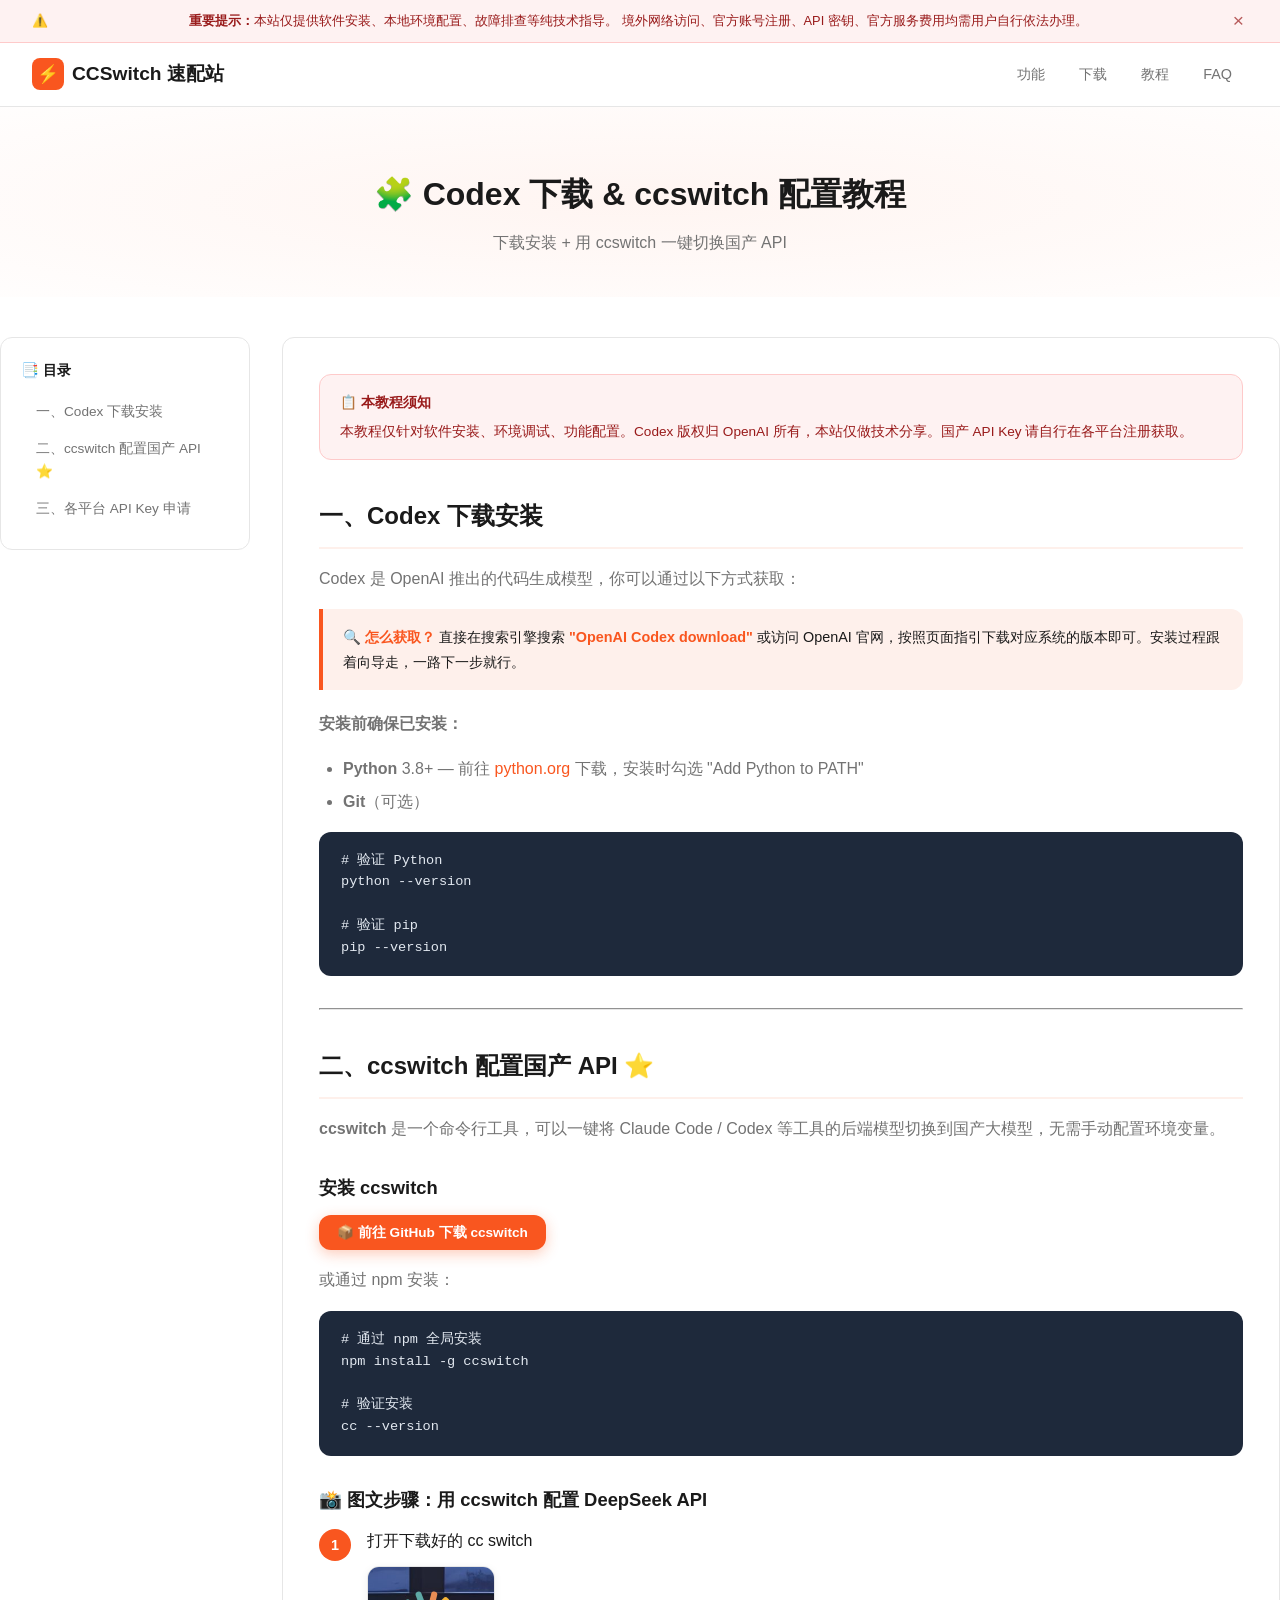
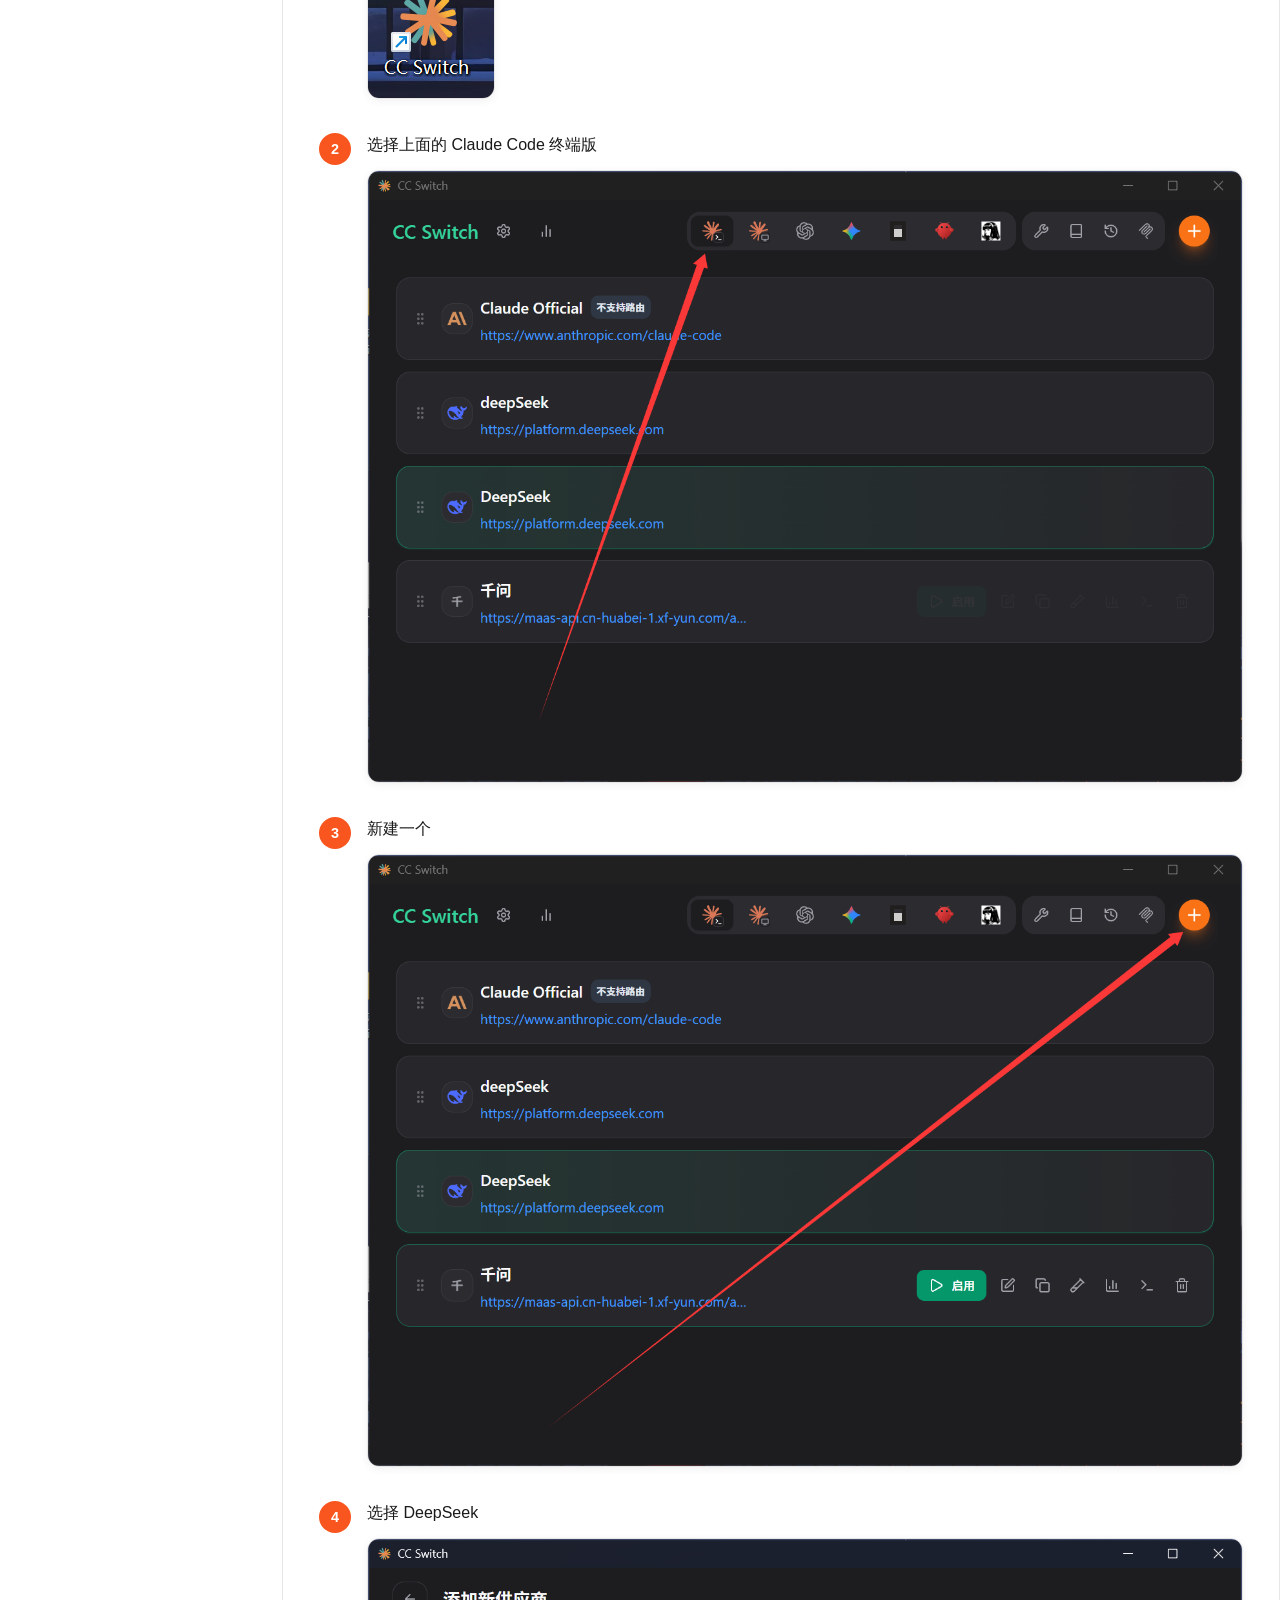
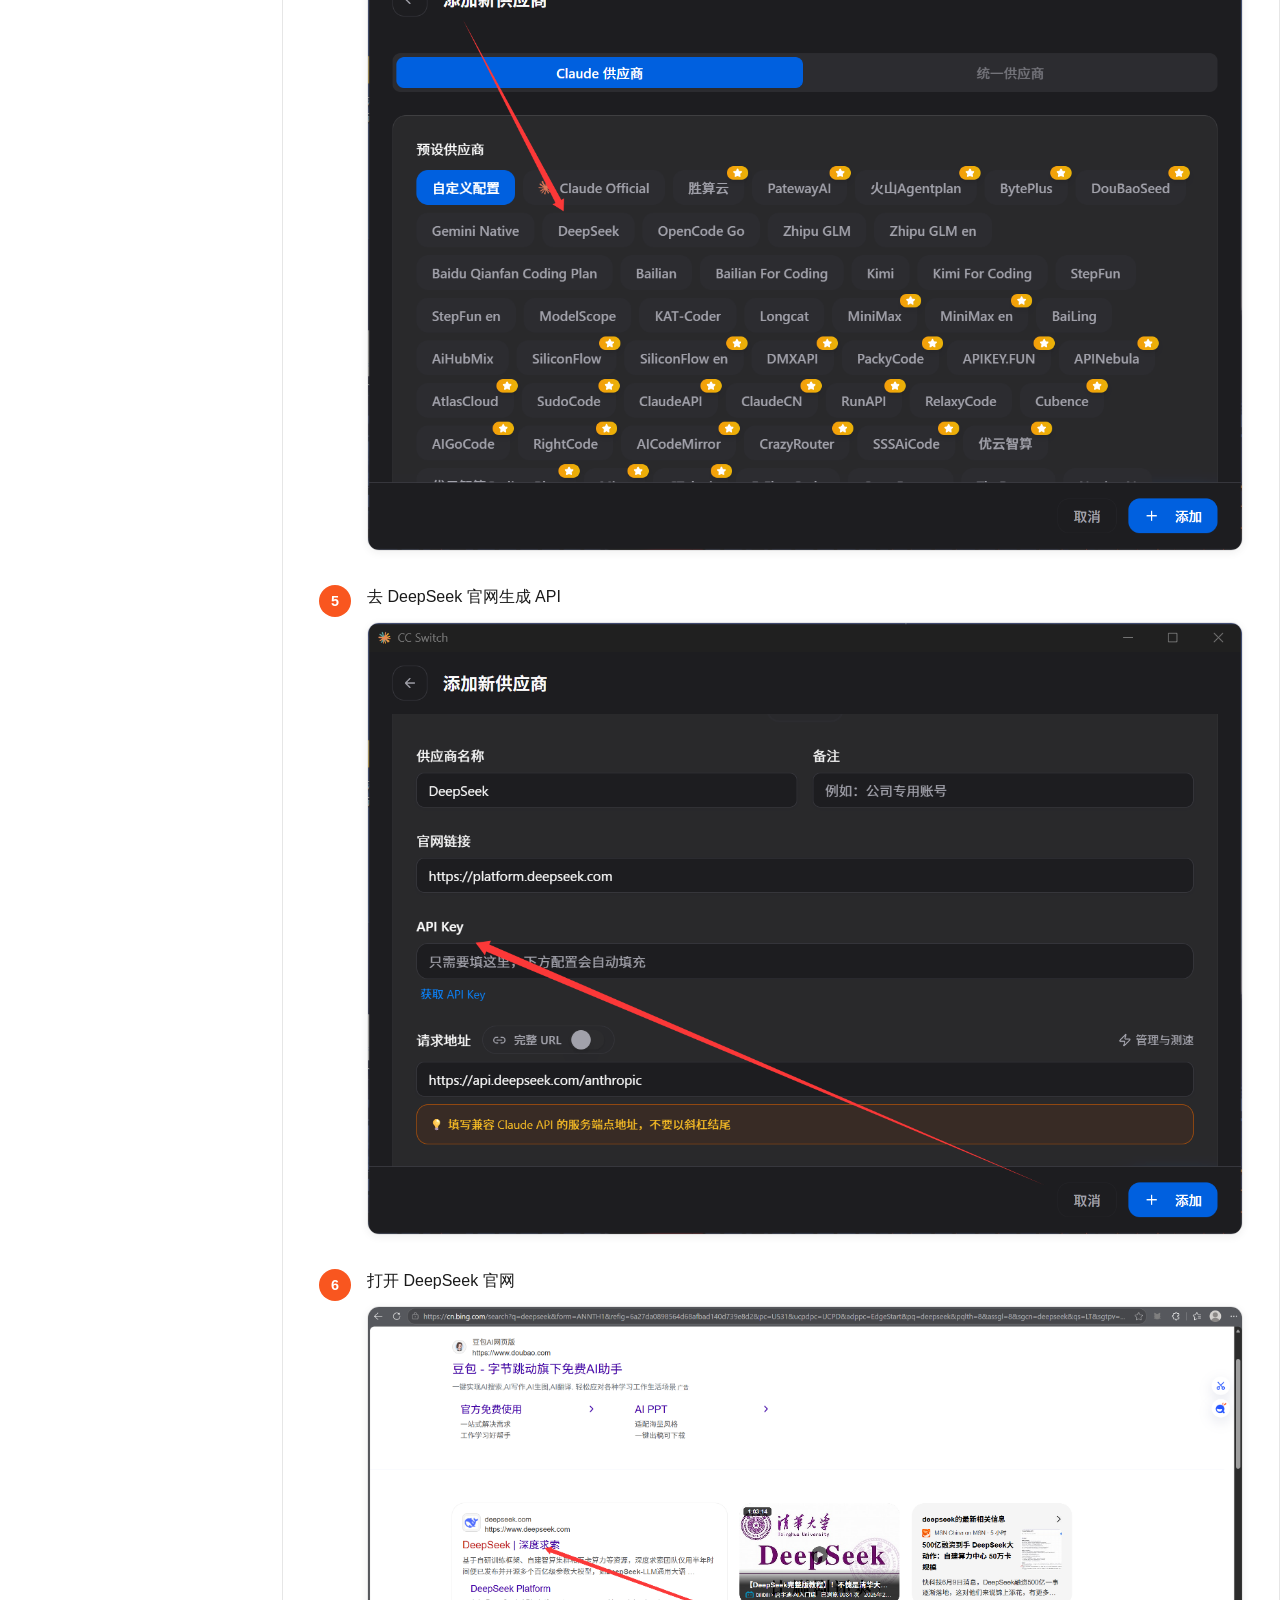
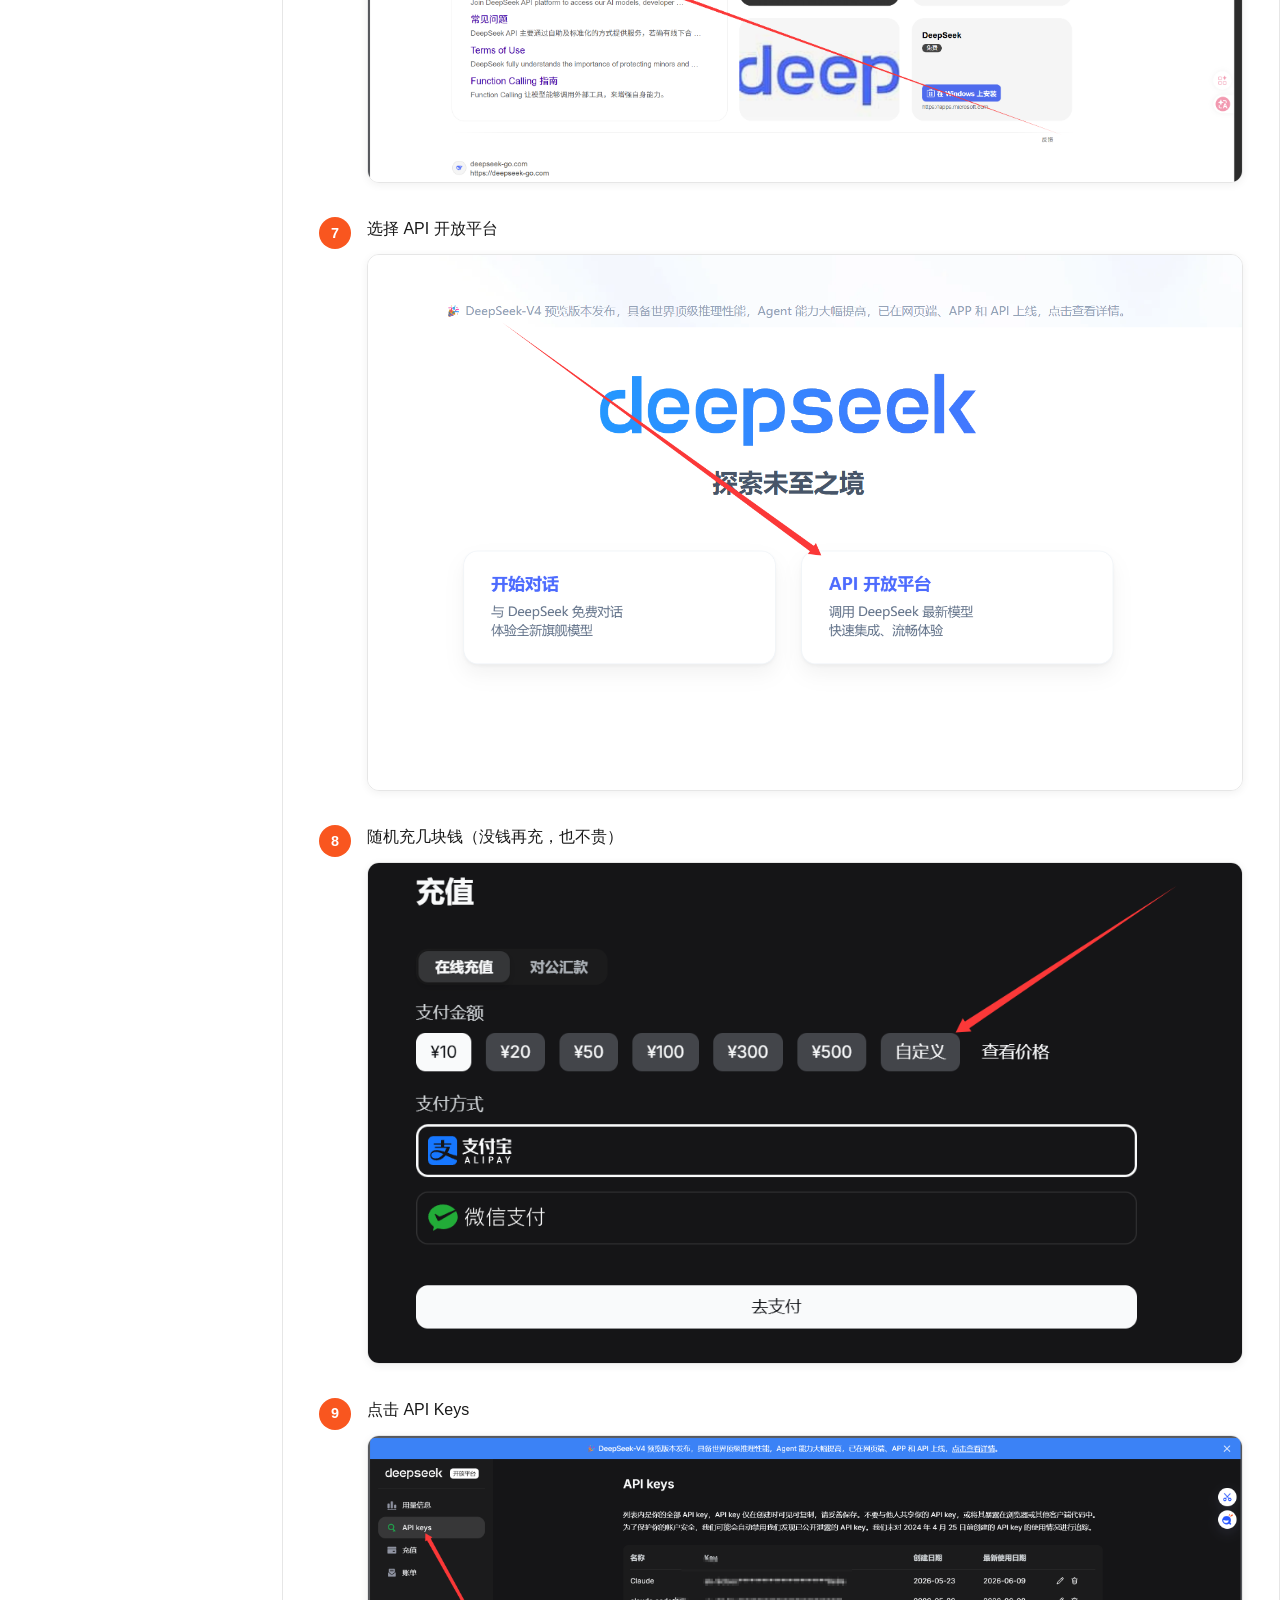
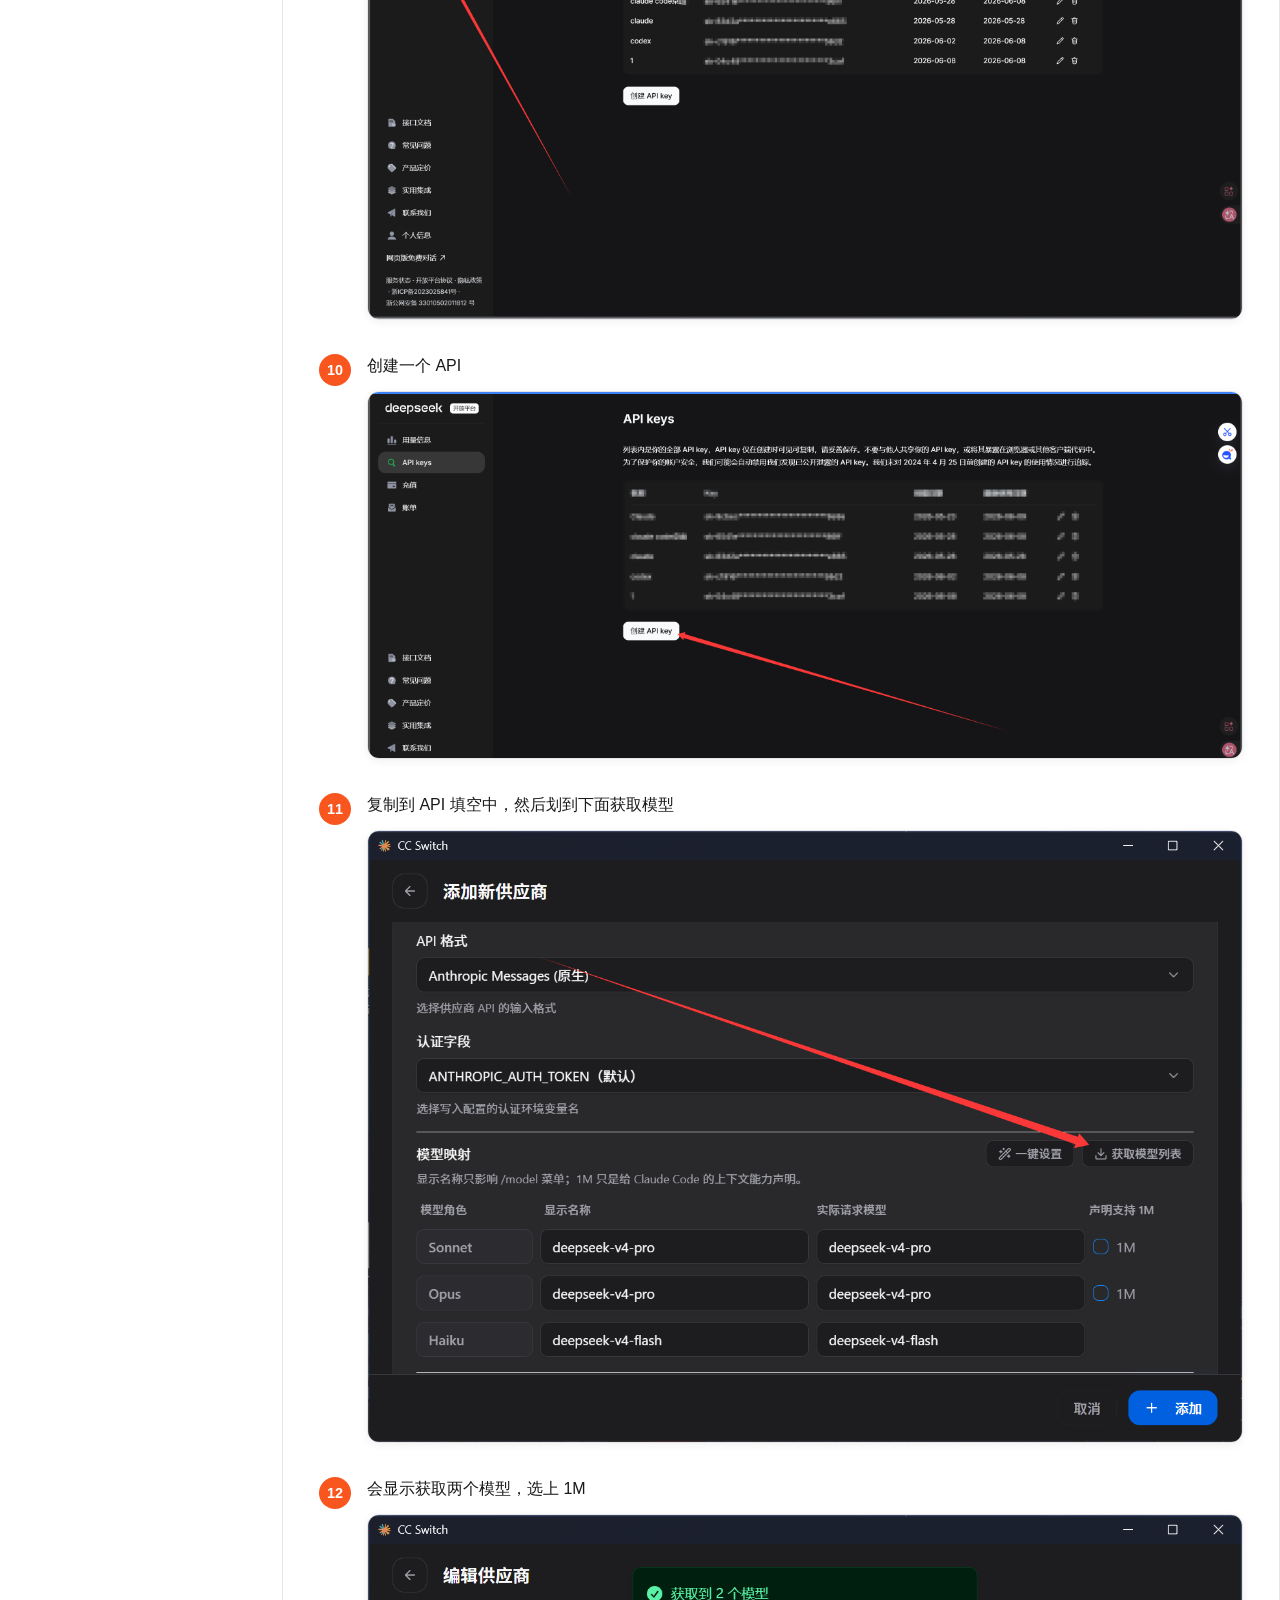
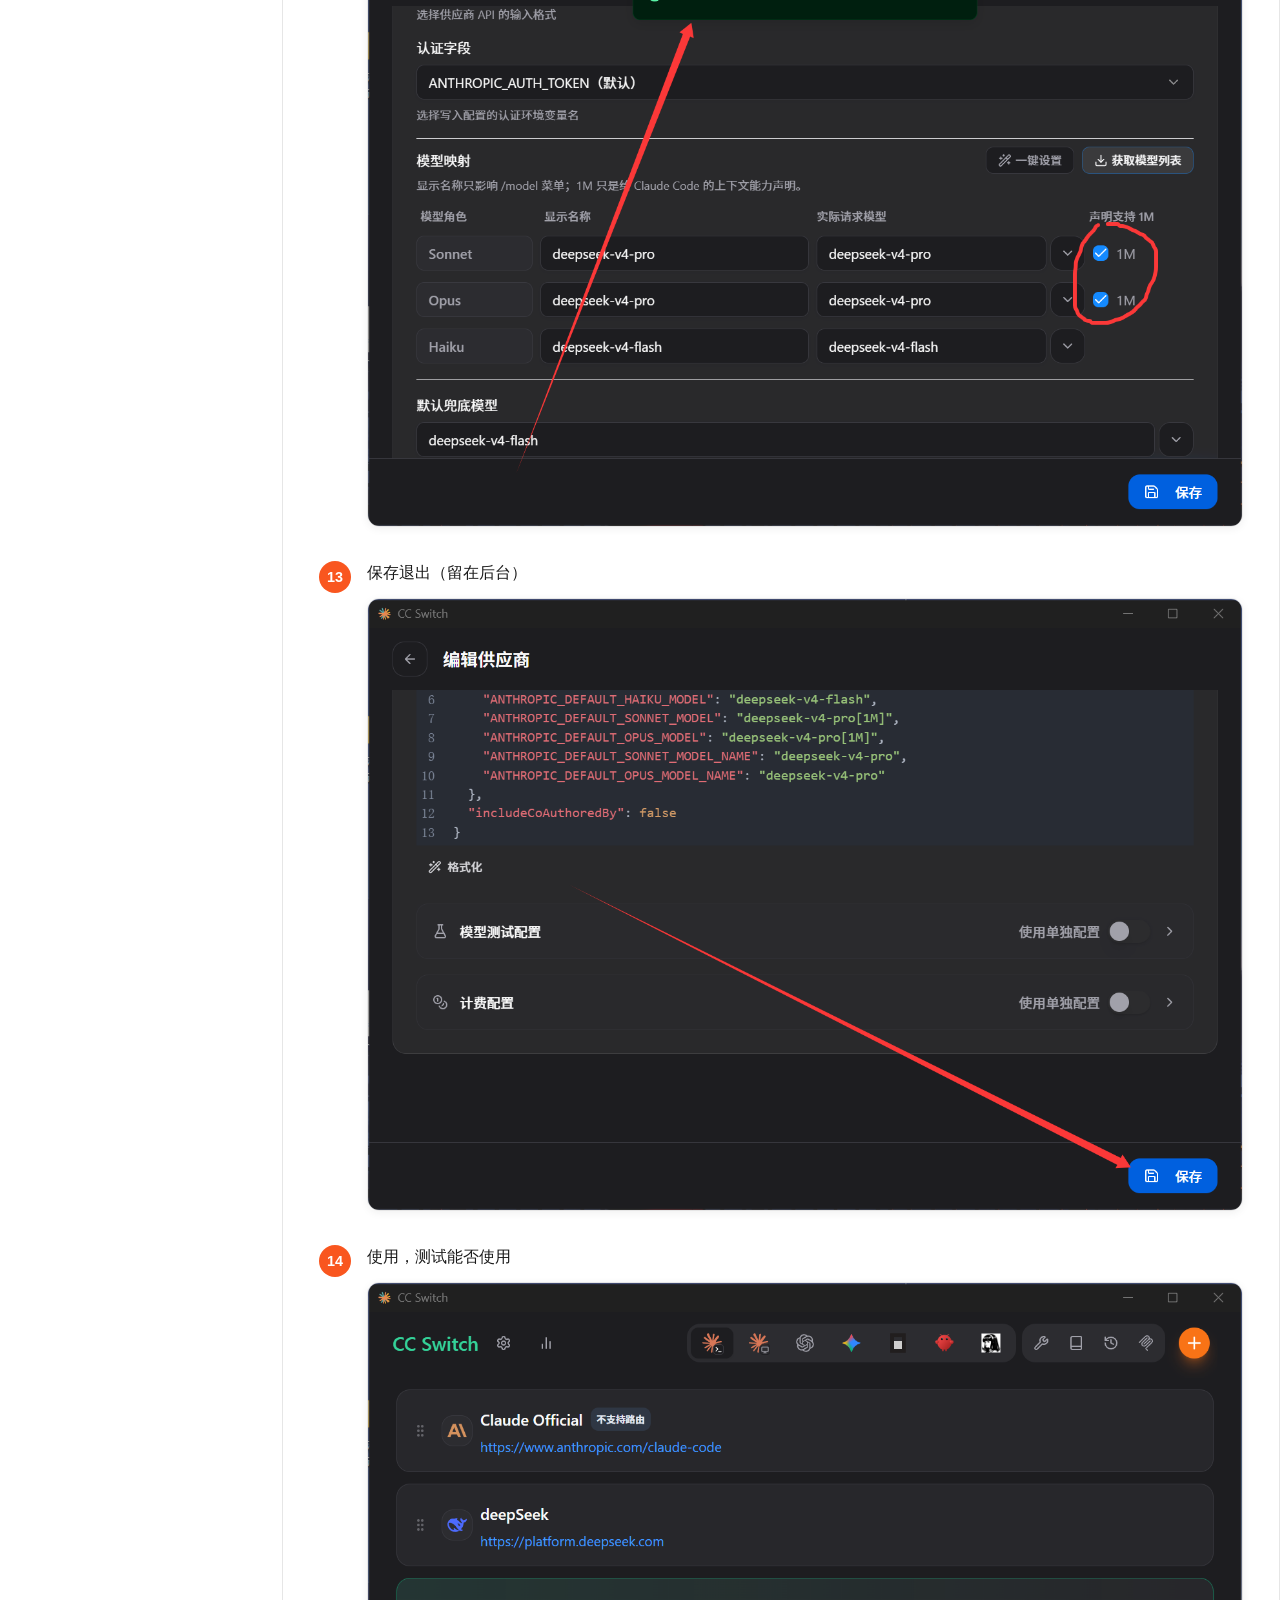
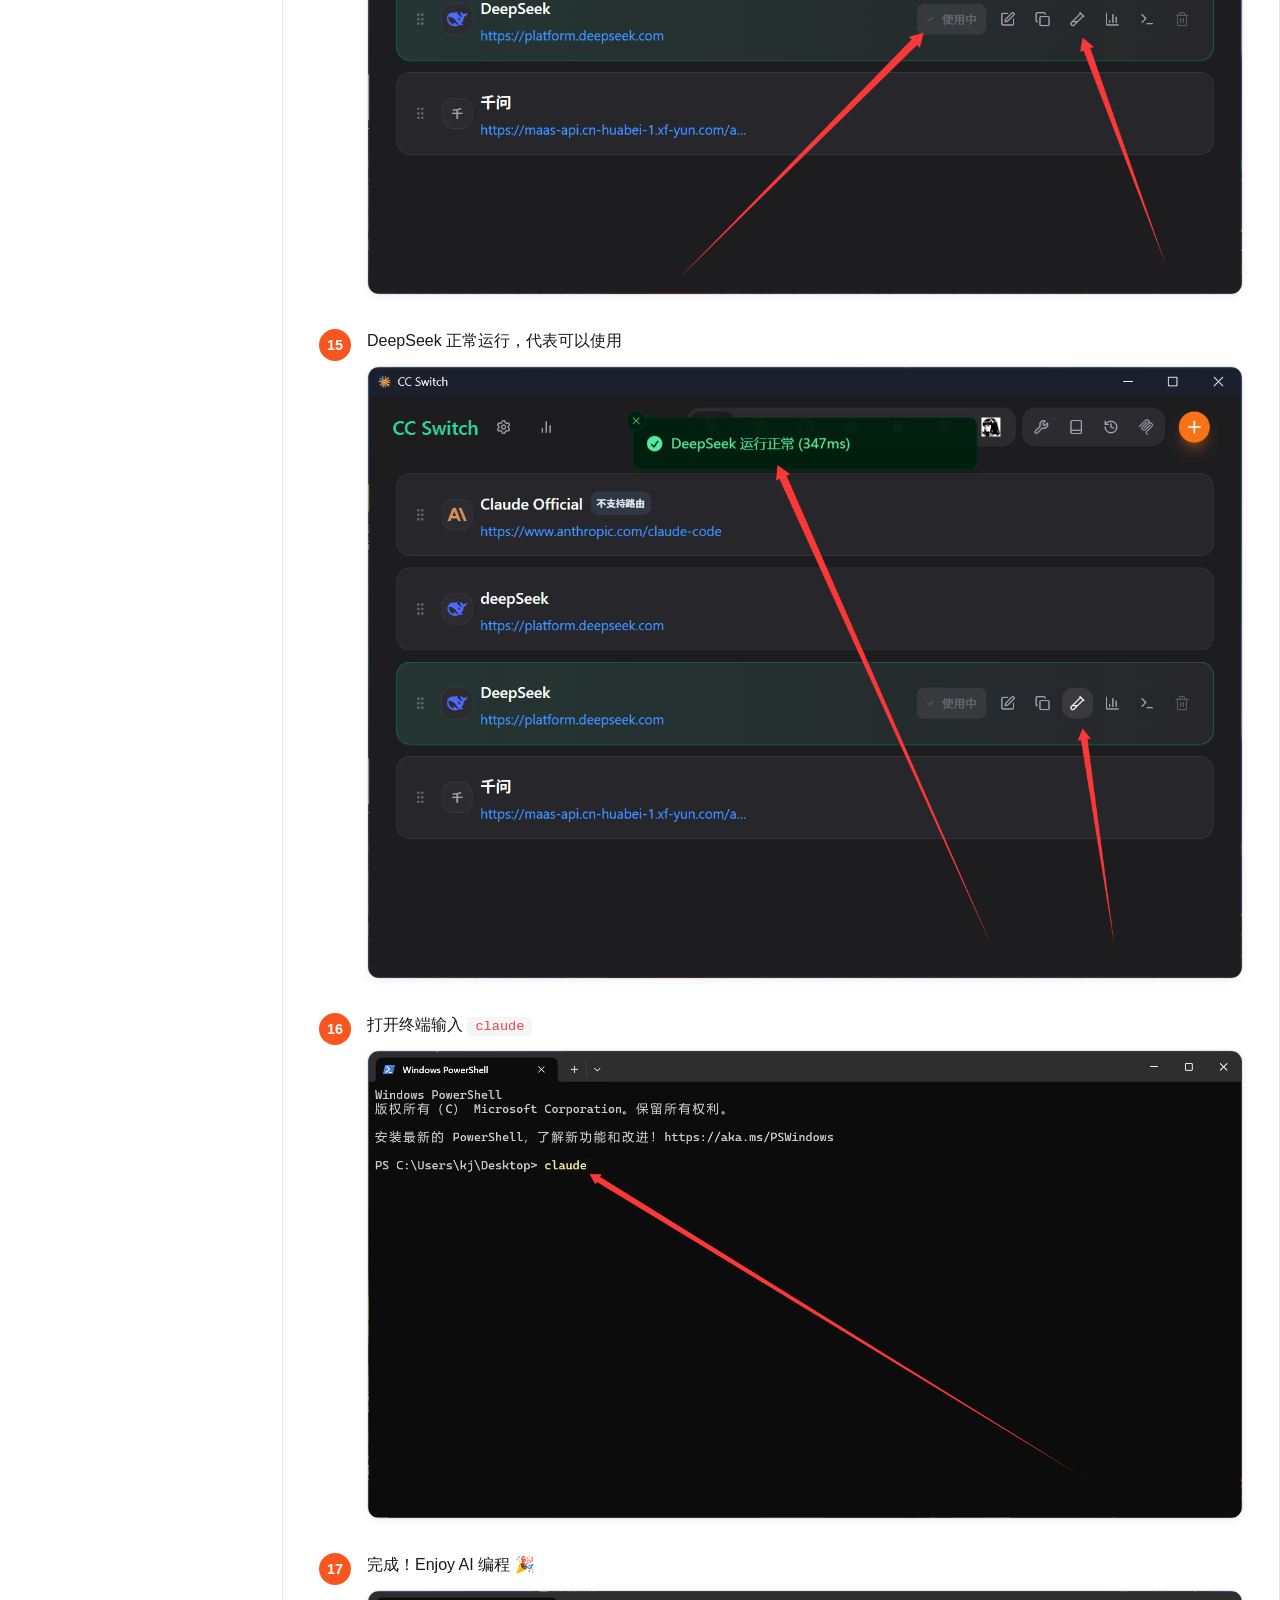
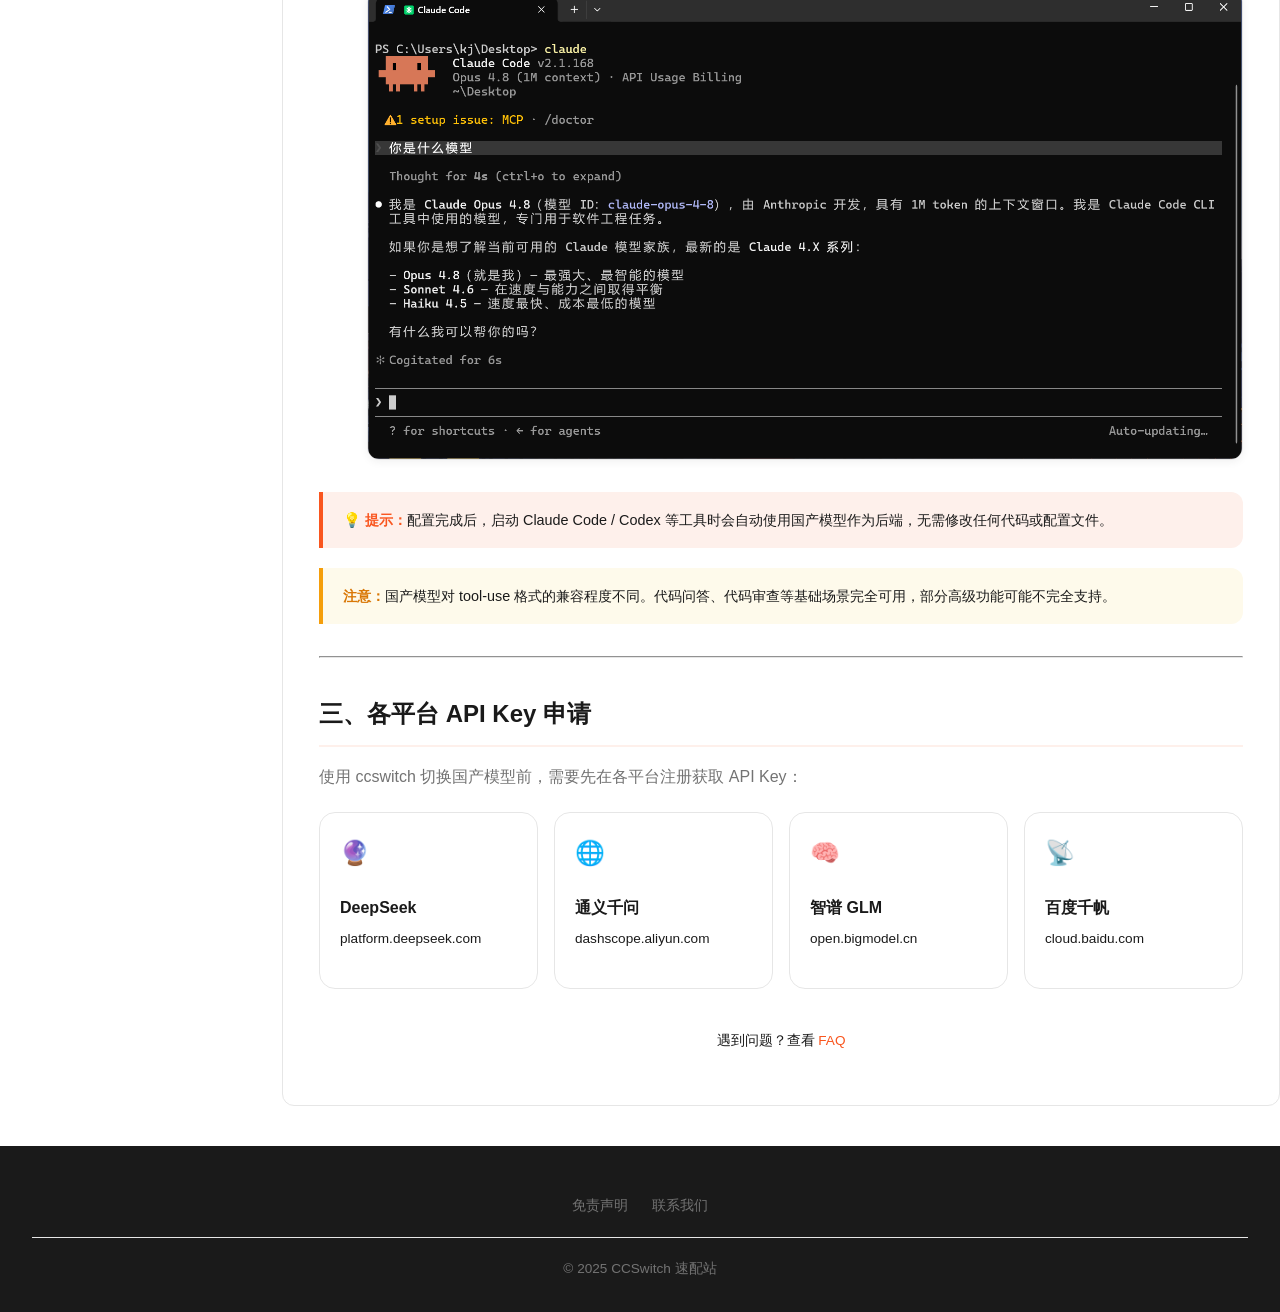
<file: pages/codex.html>
<!DOCTYPE html>
<html lang="zh-CN">
<head>
  <meta charset="UTF-8" />
  <meta name="viewport" content="width=device-width, initial-scale=1.0" />
  <meta name="description" content="Codex 下载教程 + ccswitch 配置国产 API 指南" />
  <title>Codex 教程 — CCSwitch 速配站</title>
  <link rel="stylesheet" href="../css/style.css" />
</head>
<body>

<div class="compliance-banner" id="banner">
  <div class="container">
    <span class="banner-icon">⚠️</span>
    <span class="banner-text">
      <strong>重要提示：</strong>本站仅提供软件安装、本地环境配置、故障排查等纯技术指导。
      境外网络访问、官方账号注册、API 密钥、官方服务费用均需用户自行依法办理。
    </span>
    <button class="banner-close" onclick="this.parentElement.style.display='none'">&times;</button>
  </div>
</div>

<header class="site-header">
  <div class="container">
    <a href="../index.html" class="logo">
      <span class="logo-icon">⚡</span>
      CCSwitch 速配站
    </a>
    <button class="nav-toggle" aria-label="菜单">☰</button>
    <nav class="main-nav">
      <a href="../index.html#features">功能</a>
      <a href="../index.html#download">下载</a>
      <a href="../index.html#tutorials">教程</a>
      <a href="../index.html#faq">FAQ</a>
    </nav>
  </div>
</header>

<section class="page-header">
  <div class="container">
    <h1>🧩 Codex 下载 & ccswitch 配置教程</h1>
    <p>下载安装 + 用 ccswitch 一键切换国产 API</p>
  </div>
</section>

<section>
  <div class="container content-with-sidebar">
    <aside class="sidebar">
      <h3>📑 目录</h3>
      <ul>
        <li><a href="#section-1">一、Codex 下载安装</a></li>
        <li><a href="#section-2">二、ccswitch 配置国产 API ⭐</a></li>
        <li><a href="#section-3">三、各平台 API Key 申请</a></li>
      </ul>
    </aside>

    <article class="main-content">

      <div class="compliance-notice">
        <strong>📋 本教程须知</strong>
        本教程仅针对软件安装、环境调试、功能配置。Codex 版权归 OpenAI 所有，本站仅做技术分享。国产 API Key 请自行在各平台注册获取。
      </div>

      <h2 id="section-1">一、Codex 下载安装</h2>

      <p>Codex 是 OpenAI 推出的代码生成模型，你可以通过以下方式获取：</p>

      <div class="notice-box">
        <strong>🔍 怎么获取？</strong> 直接在搜索引擎搜索 <strong>"OpenAI Codex download"</strong> 或访问 OpenAI 官网，按照页面指引下载对应系统的版本即可。安装过程跟着向导走，一路下一步就行。
      </div>

      <p><strong>安装前确保已安装：</strong></p>
      <ul>
        <li><strong>Python</strong> 3.8+ — 前往 <a href="https://python.org" target="_blank">python.org</a> 下载，安装时勾选 "Add Python to PATH"</li>
        <li><strong>Git</strong>（可选）</li>
      </ul>

      <pre># 验证 Python
python --version

# 验证 pip
pip --version</pre>

      <hr style="margin: 32px 0; border-color: hsl(var(--border));" />

      <h2 id="section-2">二、ccswitch 配置国产 API ⭐</h2>

      <p><strong>ccswitch</strong> 是一个命令行工具，可以一键将 Claude Code / Codex 等工具的后端模型切换到国产大模型，无需手动配置环境变量。</p>

      <h3>安装 ccswitch</h3>
      <p><a href="https://github.com/TomokiMatsubuchi/ccswitch" target="_blank" rel="noopener" class="btn btn-primary btn-sm" style="display:inline-flex;">📦 前往 GitHub 下载 ccswitch</a></p>
      <p style="margin-top:8px;">或通过 npm 安装：</p>
      <pre># 通过 npm 全局安装
npm install -g ccswitch

# 验证安装
cc --version</pre>

      <h3>📸 图文步骤：用 ccswitch 配置 DeepSeek API</h3>

      <div class="step-item">
        <span class="step-num">1</span>
        <div>
          <p>打开下载好的 cc switch</p>
          <img src="../images/1.png" alt="打开 cc switch" class="step-img" loading="lazy" />
        </div>
      </div>

      <div class="step-item">
        <span class="step-num">2</span>
        <div>
          <p>选择上面的 Claude Code 终端版</p>
          <img src="../images/2.png" alt="选择 Claude Code 终端版" class="step-img" loading="lazy" />
        </div>
      </div>

      <div class="step-item">
        <span class="step-num">3</span>
        <div>
          <p>新建一个</p>
          <img src="../images/3.png" alt="新建配置" class="step-img" loading="lazy" />
        </div>
      </div>

      <div class="step-item">
        <span class="step-num">4</span>
        <div>
          <p>选择 DeepSeek</p>
          <img src="../images/4.png" alt="选择 DeepSeek 模型" class="step-img" loading="lazy" />
        </div>
      </div>

      <div class="step-item">
        <span class="step-num">5</span>
        <div>
          <p>去 DeepSeek 官网生成 API</p>
          <img src="../images/5.png" alt="前往 DeepSeek 官网" class="step-img" loading="lazy" />
        </div>
      </div>

      <div class="step-item">
        <span class="step-num">6</span>
        <div>
          <p>打开 DeepSeek 官网</p>
          <img src="../images/6.png" alt="DeepSeek 官网" class="step-img" loading="lazy" />
        </div>
      </div>

      <div class="step-item">
        <span class="step-num">7</span>
        <div>
          <p>选择 API 开放平台</p>
          <img src="../images/7.png" alt="API 开放平台" class="step-img" loading="lazy" />
        </div>
      </div>

      <div class="step-item">
        <span class="step-num">8</span>
        <div>
          <p>随机充几块钱（没钱再充，也不贵）</p>
          <img src="../images/8.png" alt="充值" class="step-img" loading="lazy" />
        </div>
      </div>

      <div class="step-item">
        <span class="step-num">9</span>
        <div>
          <p>点击 API Keys</p>
          <img src="../images/9.png" alt="API Keys 页面" class="step-img" loading="lazy" />
        </div>
      </div>

      <div class="step-item">
        <span class="step-num">10</span>
        <div>
          <p>创建一个 API</p>
          <img src="../images/10.png" alt="创建 API" class="step-img" loading="lazy" />
        </div>
      </div>

      <div class="step-item">
        <span class="step-num">11</span>
        <div>
          <p>复制到 API 填空中，然后划到下面获取模型</p>
          <img src="../images/11.png" alt="粘贴 API Key 并获取模型" class="step-img" loading="lazy" />
        </div>
      </div>

      <div class="step-item">
        <span class="step-num">12</span>
        <div>
          <p>会显示获取两个模型，选上 1M</p>
          <img src="../images/12.png" alt="选择模型 1M" class="step-img" loading="lazy" />
        </div>
      </div>

      <div class="step-item">
        <span class="step-num">13</span>
        <div>
          <p>保存退出（留在后台）</p>
          <img src="../images/13.png" alt="保存退出" class="step-img" loading="lazy" />
        </div>
      </div>

      <div class="step-item">
        <span class="step-num">14</span>
        <div>
          <p>使用，测试能否使用</p>
          <img src="../images/14.png" alt="测试使用" class="step-img" loading="lazy" />
        </div>
      </div>

      <div class="step-item">
        <span class="step-num">15</span>
        <div>
          <p>DeepSeek 正常运行，代表可以使用</p>
          <img src="../images/15.png" alt="DeepSeek 运行成功" class="step-img" loading="lazy" />
        </div>
      </div>

      <div class="step-item">
        <span class="step-num">16</span>
        <div>
          <p>打开终端输入 <code>claude</code></p>
          <img src="../images/16.png" alt="终端输入 claude" class="step-img" loading="lazy" />
        </div>
      </div>

      <div class="step-item">
        <span class="step-num">17</span>
        <div>
          <p>完成！Enjoy AI 编程 🎉</p>
          <img src="../images/17.png" alt="完成配置" class="step-img" loading="lazy" />
        </div>
      </div>

      <div class="notice-box">
        <strong>💡 提示：</strong>配置完成后，启动 Claude Code / Codex 等工具时会自动使用国产模型作为后端，无需修改任何代码或配置文件。
      </div>

      <div class="notice-box warning">
        <strong>注意：</strong>国产模型对 tool-use 格式的兼容程度不同。代码问答、代码审查等基础场景完全可用，部分高级功能可能不完全支持。
      </div>

      <hr style="margin: 32px 0; border-color: hsl(var(--border));" />

      <h2 id="section-3">三、各平台 API Key 申请</h2>

      <p>使用 ccswitch 切换国产模型前，需要先在各平台注册获取 API Key：</p>

      <div class="api-key-grid" style="display:grid;grid-template-columns:repeat(auto-fit,minmax(200px,1fr));gap:16px;margin:20px 0;">
        <div class="feature-card" style="padding:20px;">
          <div style="font-size:1.5rem;margin-bottom:8px;">🔮</div>
          <h4 style="font-size:1rem;font-weight:700;margin-bottom:6px;">DeepSeek</h4>
          <p style="font-size:0.85rem;color:var(--color-muted-foreground);">platform.deepseek.com</p>
        </div>
        <div class="feature-card" style="padding:20px;">
          <div style="font-size:1.5rem;margin-bottom:8px;">🌐</div>
          <h4 style="font-size:1rem;font-weight:700;margin-bottom:6px;">通义千问</h4>
          <p style="font-size:0.85rem;color:var(--color-muted-foreground);">dashscope.aliyun.com</p>
        </div>
        <div class="feature-card" style="padding:20px;">
          <div style="font-size:1.5rem;margin-bottom:8px;">🧠</div>
          <h4 style="font-size:1rem;font-weight:700;margin-bottom:6px;">智谱 GLM</h4>
          <p style="font-size:0.85rem;color:var(--color-muted-foreground);">open.bigmodel.cn</p>
        </div>
        <div class="feature-card" style="padding:20px;">
          <div style="font-size:1.5rem;margin-bottom:8px;">📡</div>
          <h4 style="font-size:1rem;font-weight:700;margin-bottom:6px;">百度千帆</h4>
          <p style="font-size:0.85rem;color:var(--color-muted-foreground);">cloud.baidu.com</p>
        </div>
      </div>

      <p style="margin-top:40px;text-align:center;color:var(--color-muted-foreground);font-size:0.85rem;">
        遇到问题？查看 <a href="../index.html#faq">FAQ</a>
      </p>

    </article>
  </div>
</section>

<footer class="site-footer">
  <div class="container">
    <div class="footer-links">
      <a href="../pages/disclaimer.html">免责声明</a>
      <a href="../pages/disclaimer.html">联系我们</a>
    </div>
    <div class="footer-copyright">
      &copy; 2025 CCSwitch 速配站
    </div>
  </div>
</footer>

<script src="../js/main.js"></script>
</body>
</html>
</file>
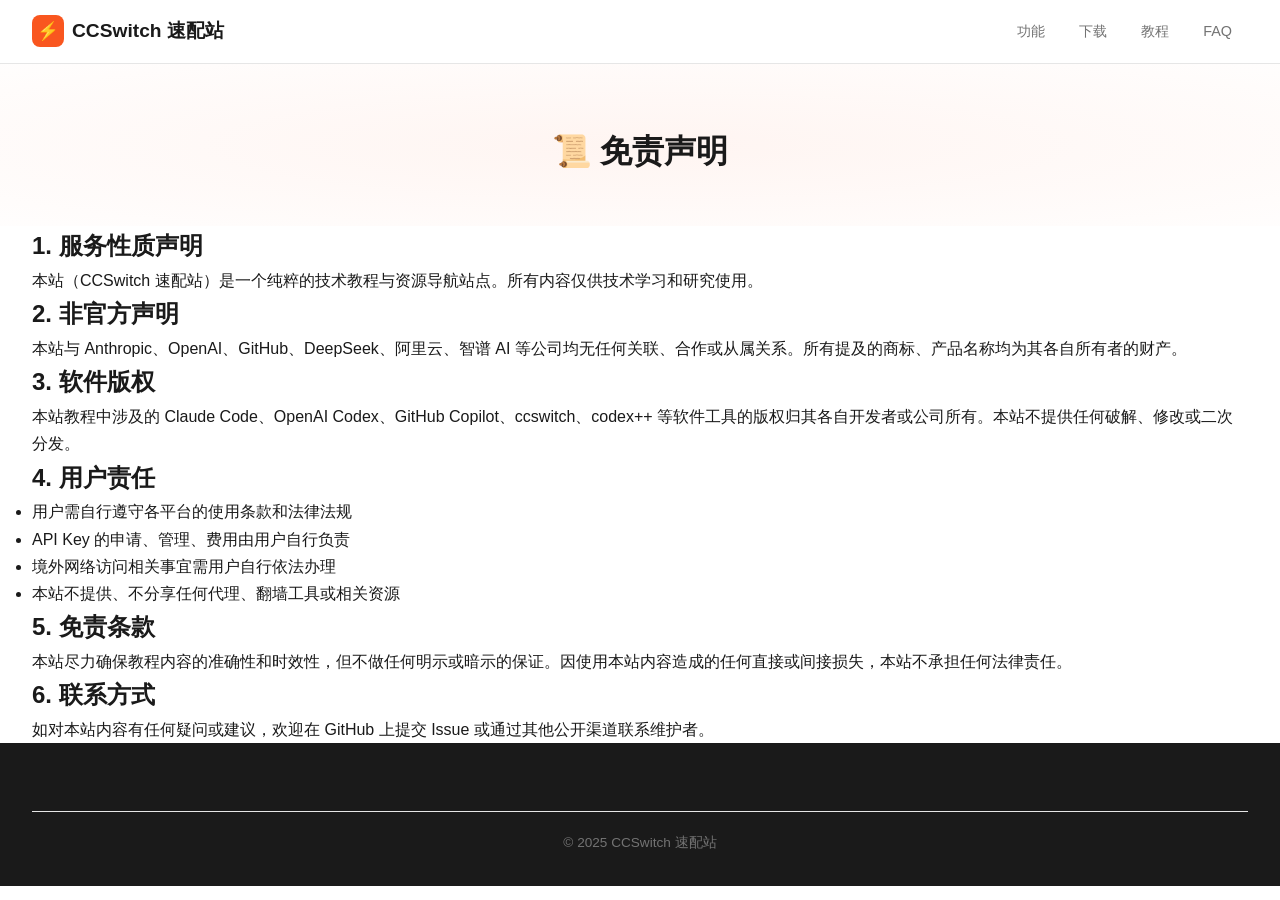
<file: pages/disclaimer.html>
<!DOCTYPE html>
<html lang="zh-CN">
<head>
  <meta charset="UTF-8" />
  <meta name="viewport" content="width=device-width, initial-scale=1.0" />
  <title>免责声明 — CCSwitch 速配站</title>
  <link rel="stylesheet" href="../css/style.css" />
</head>
<body>

<header class="site-header">
  <div class="container">
    <a href="../index.html" class="logo">
      <span class="logo-icon">⚡</span>
      CCSwitch 速配站
    </a>
    <button class="nav-toggle" aria-label="菜单">☰</button>
    <nav class="main-nav">
      <a href="../index.html#features">功能</a>
      <a href="../index.html#download">下载</a>
      <a href="../index.html#tutorials">教程</a>
      <a href="../index.html#faq">FAQ</a>
    </nav>
  </div>
</header>

<section class="page-header">
  <div class="container">
    <h1>📜 免责声明</h1>
  </div>
</section>

<section>
  <div class="container disclaimer-content">
    <h2>1. 服务性质声明</h2>
    <p>本站（CCSwitch 速配站）是一个纯粹的技术教程与资源导航站点。所有内容仅供技术学习和研究使用。</p>

    <h2>2. 非官方声明</h2>
    <p>本站与 Anthropic、OpenAI、GitHub、DeepSeek、阿里云、智谱 AI 等公司均无任何关联、合作或从属关系。所有提及的商标、产品名称均为其各自所有者的财产。</p>

    <h2>3. 软件版权</h2>
    <p>本站教程中涉及的 Claude Code、OpenAI Codex、GitHub Copilot、ccswitch、codex++ 等软件工具的版权归其各自开发者或公司所有。本站不提供任何破解、修改或二次分发。</p>

    <h2>4. 用户责任</h2>
    <ul>
      <li>用户需自行遵守各平台的使用条款和法律法规</li>
      <li>API Key 的申请、管理、费用由用户自行负责</li>
      <li>境外网络访问相关事宜需用户自行依法办理</li>
      <li>本站不提供、不分享任何代理、翻墙工具或相关资源</li>
    </ul>

    <h2>5. 免责条款</h2>
    <p>本站尽力确保教程内容的准确性和时效性，但不做任何明示或暗示的保证。因使用本站内容造成的任何直接或间接损失，本站不承担任何法律责任。</p>

    <h2>6. 联系方式</h2>
    <p>如对本站内容有任何疑问或建议，欢迎在 GitHub 上提交 Issue 或通过其他公开渠道联系维护者。</p>
  </div>
</section>

<footer class="site-footer">
  <div class="container">
    <div class="footer-copyright">
      &copy; 2025 CCSwitch 速配站
    </div>
  </div>
</footer>

<script src="../js/main.js"></script>
</body>
</html>
</file>
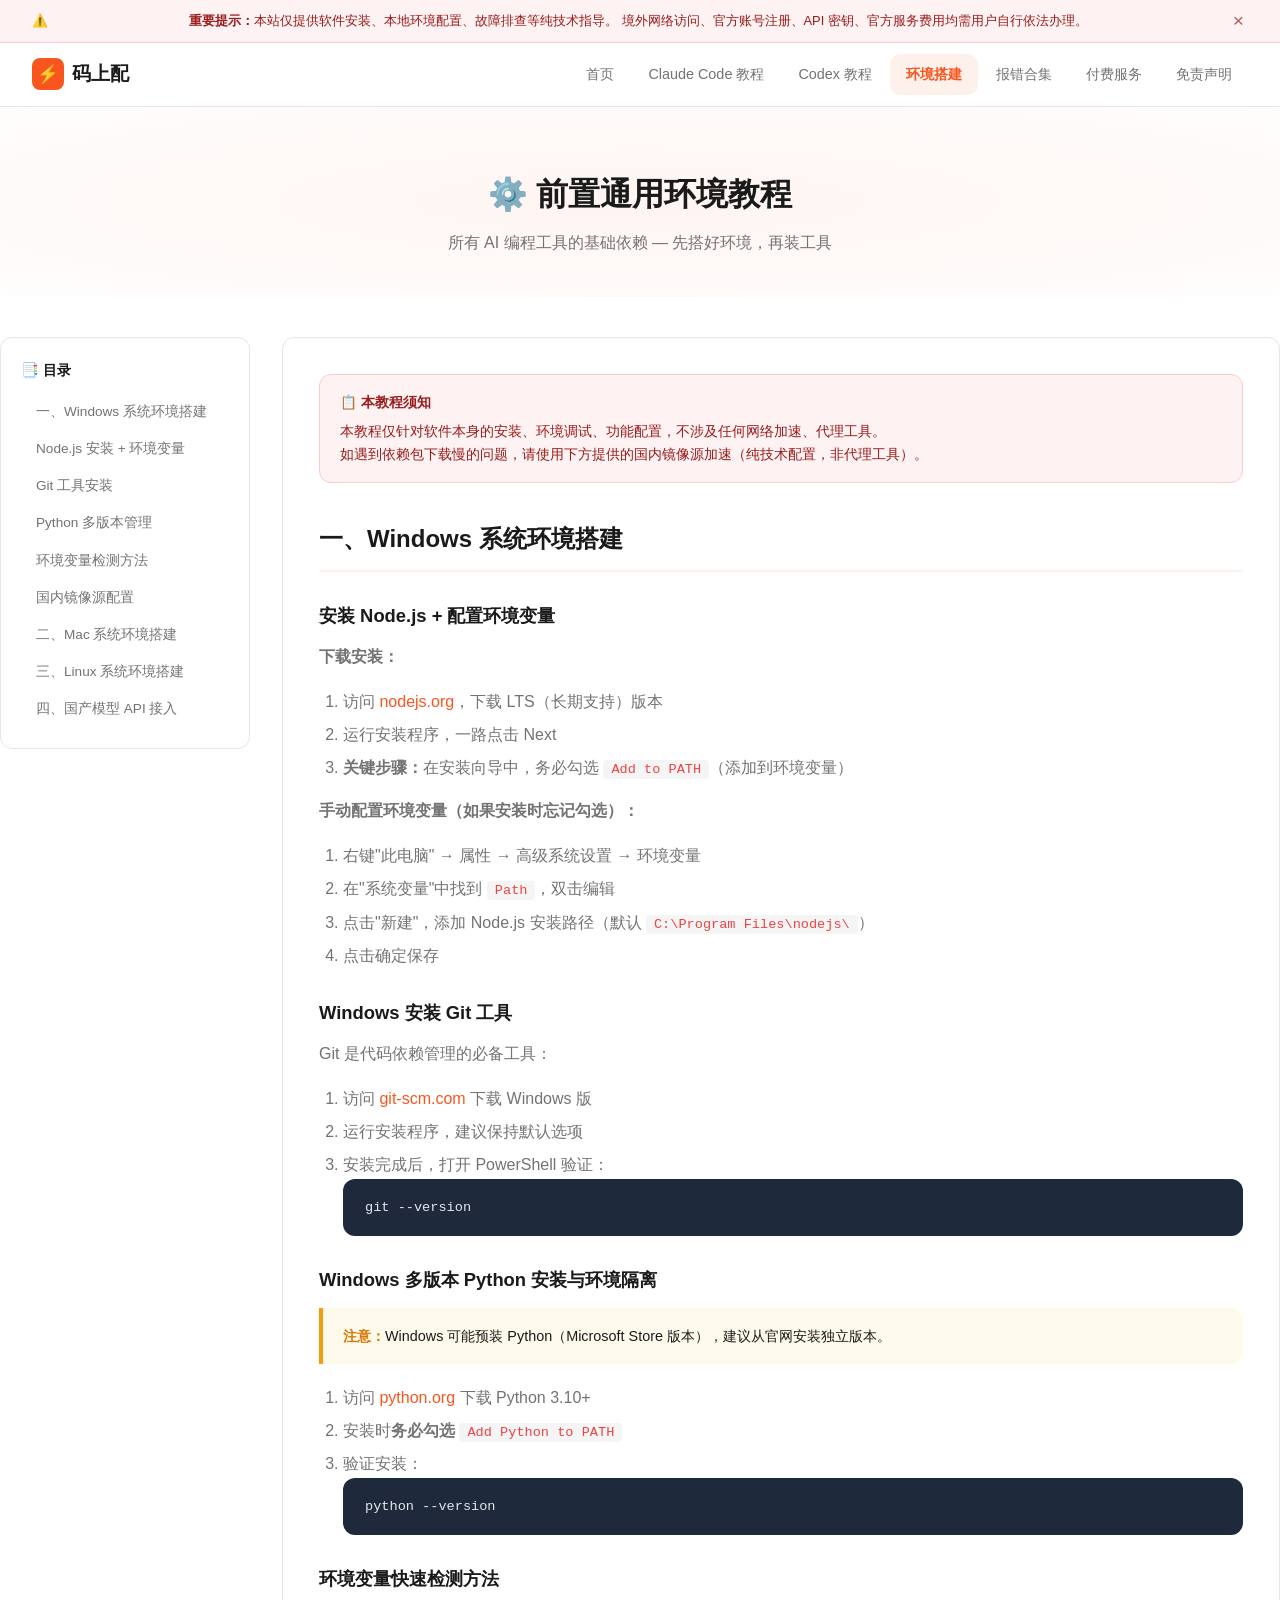
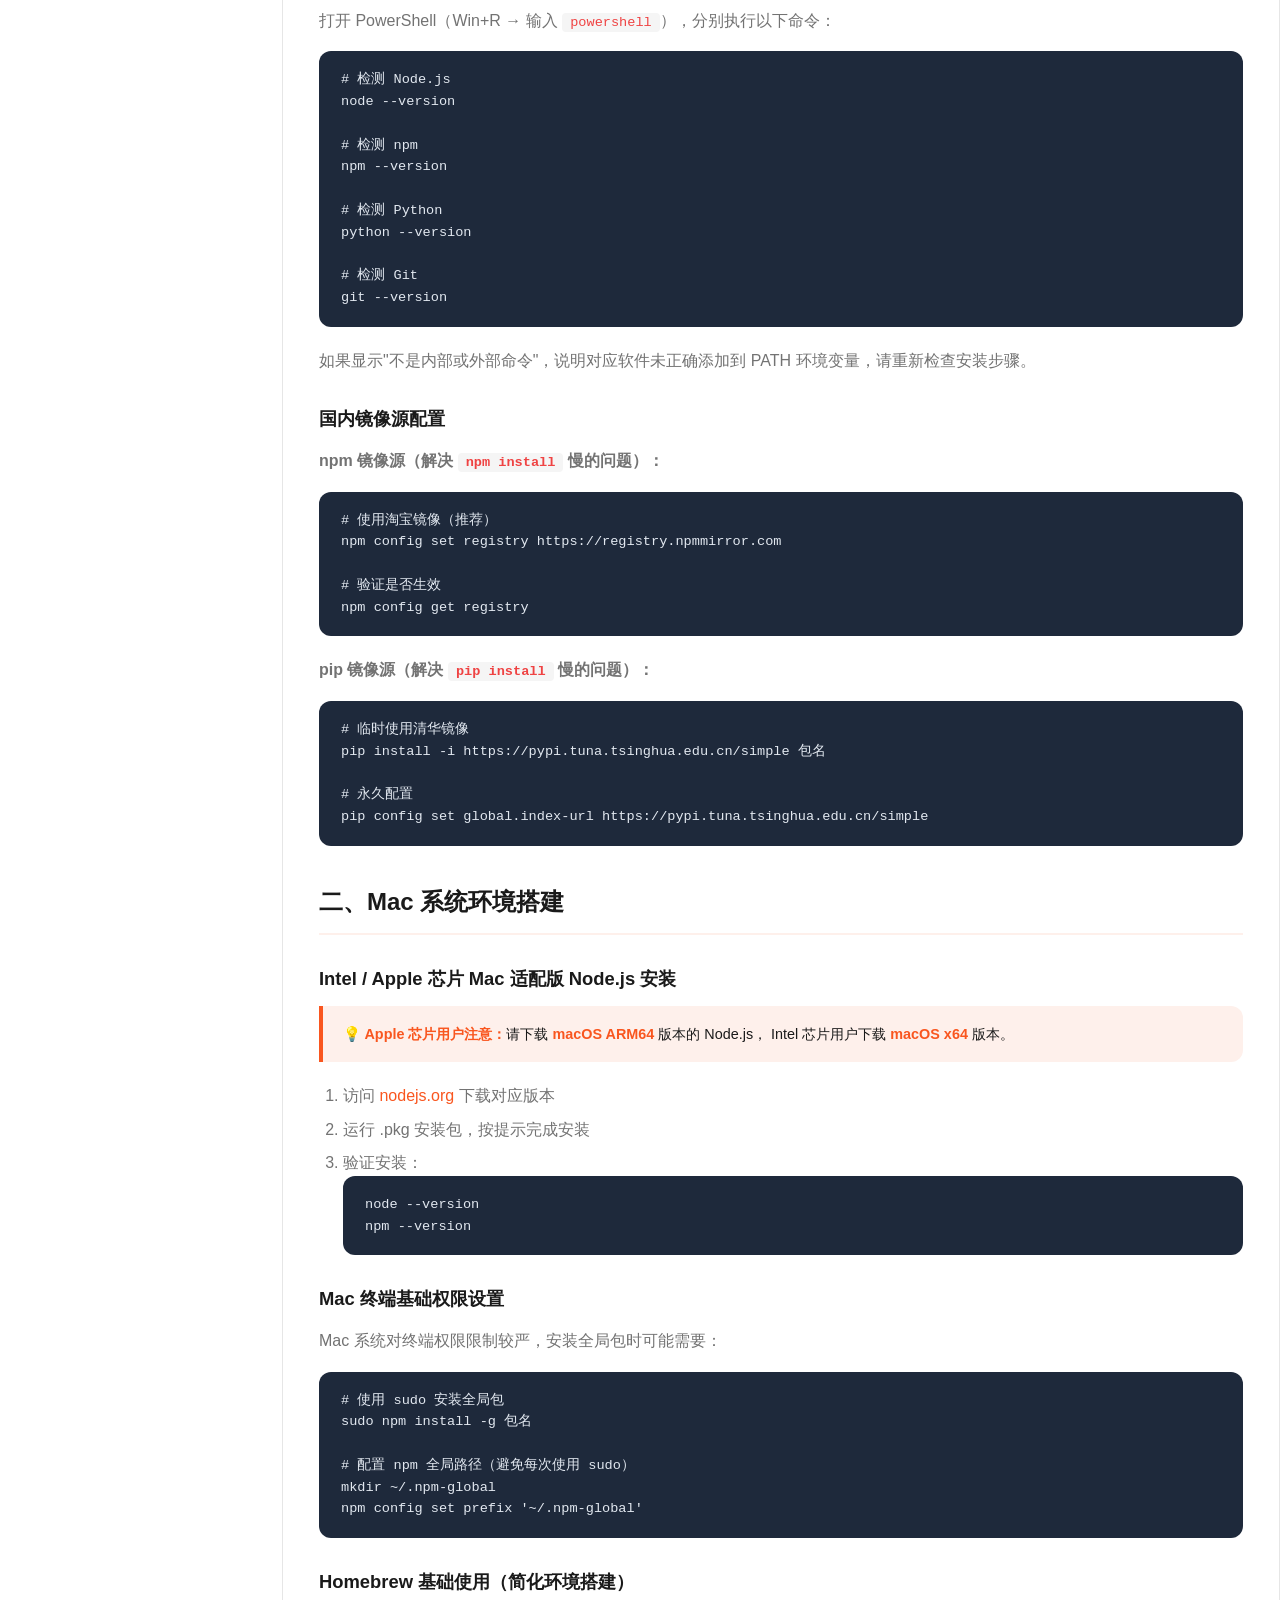
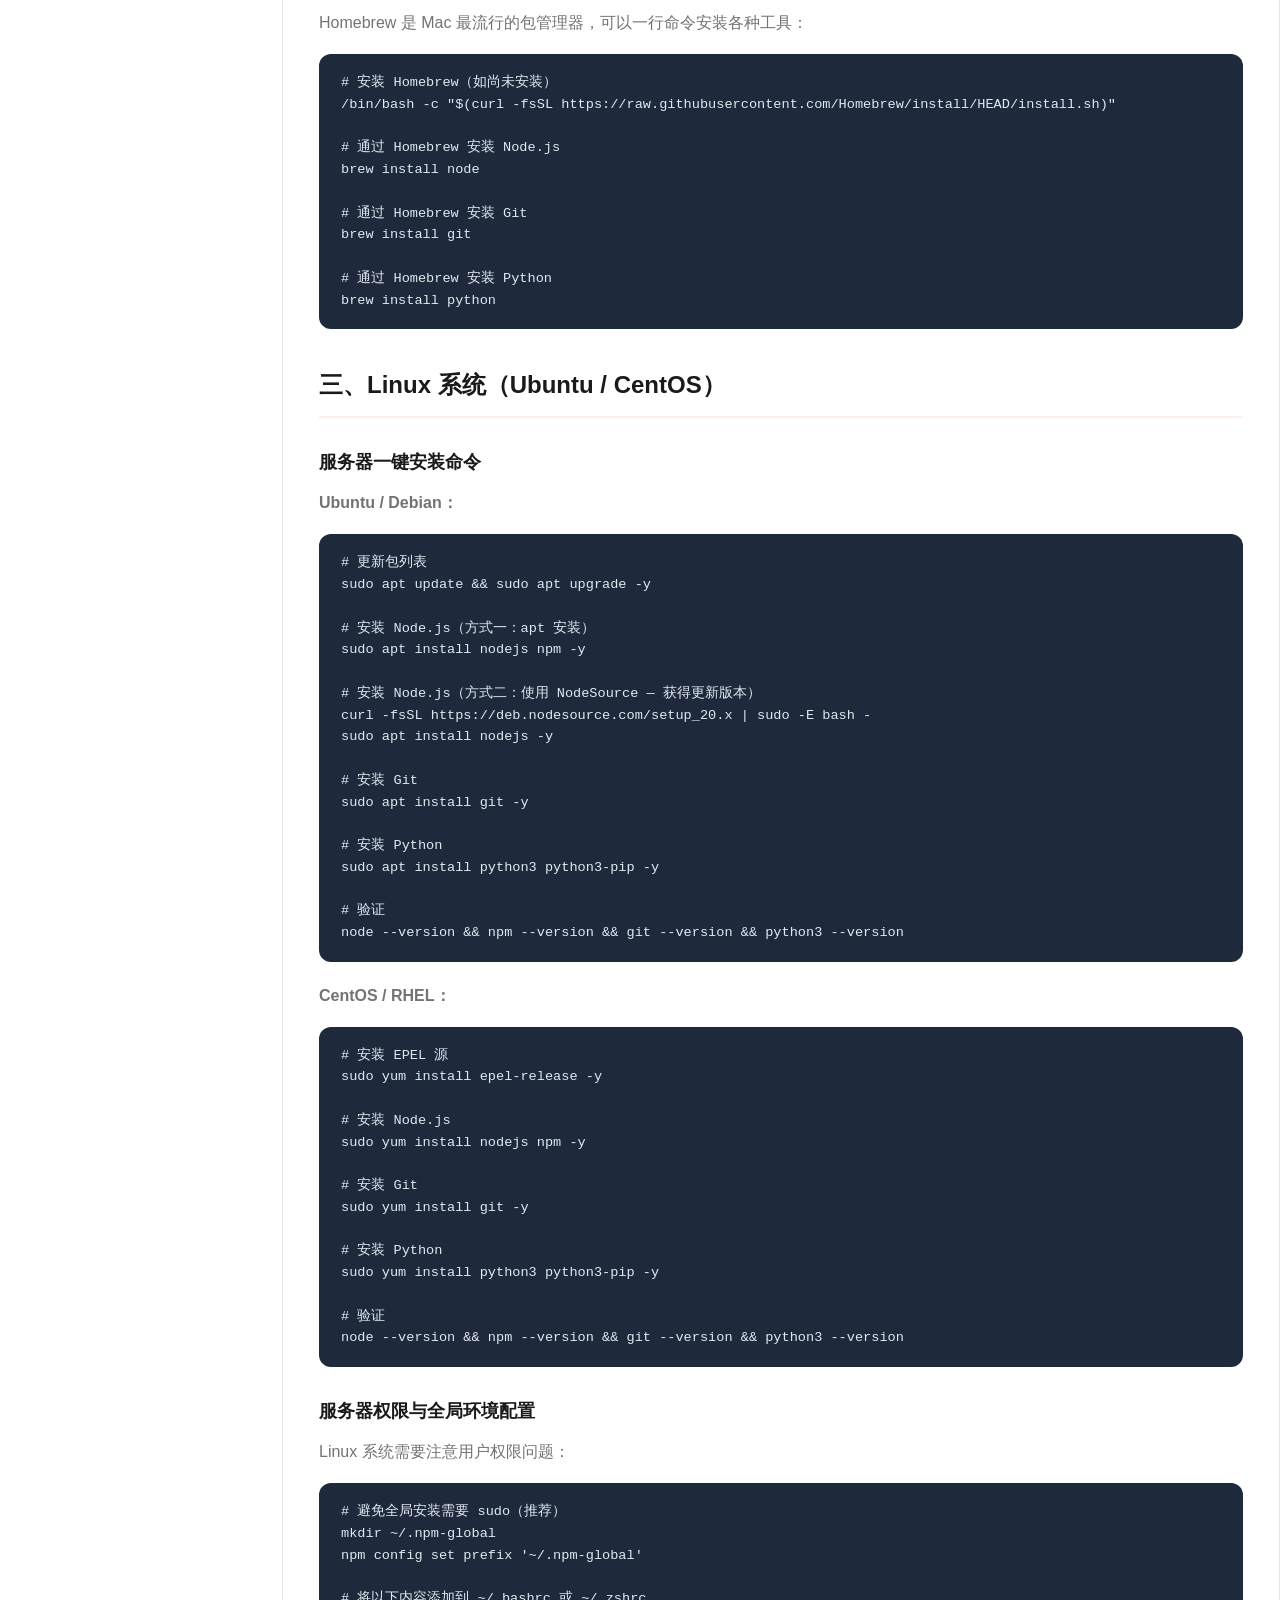
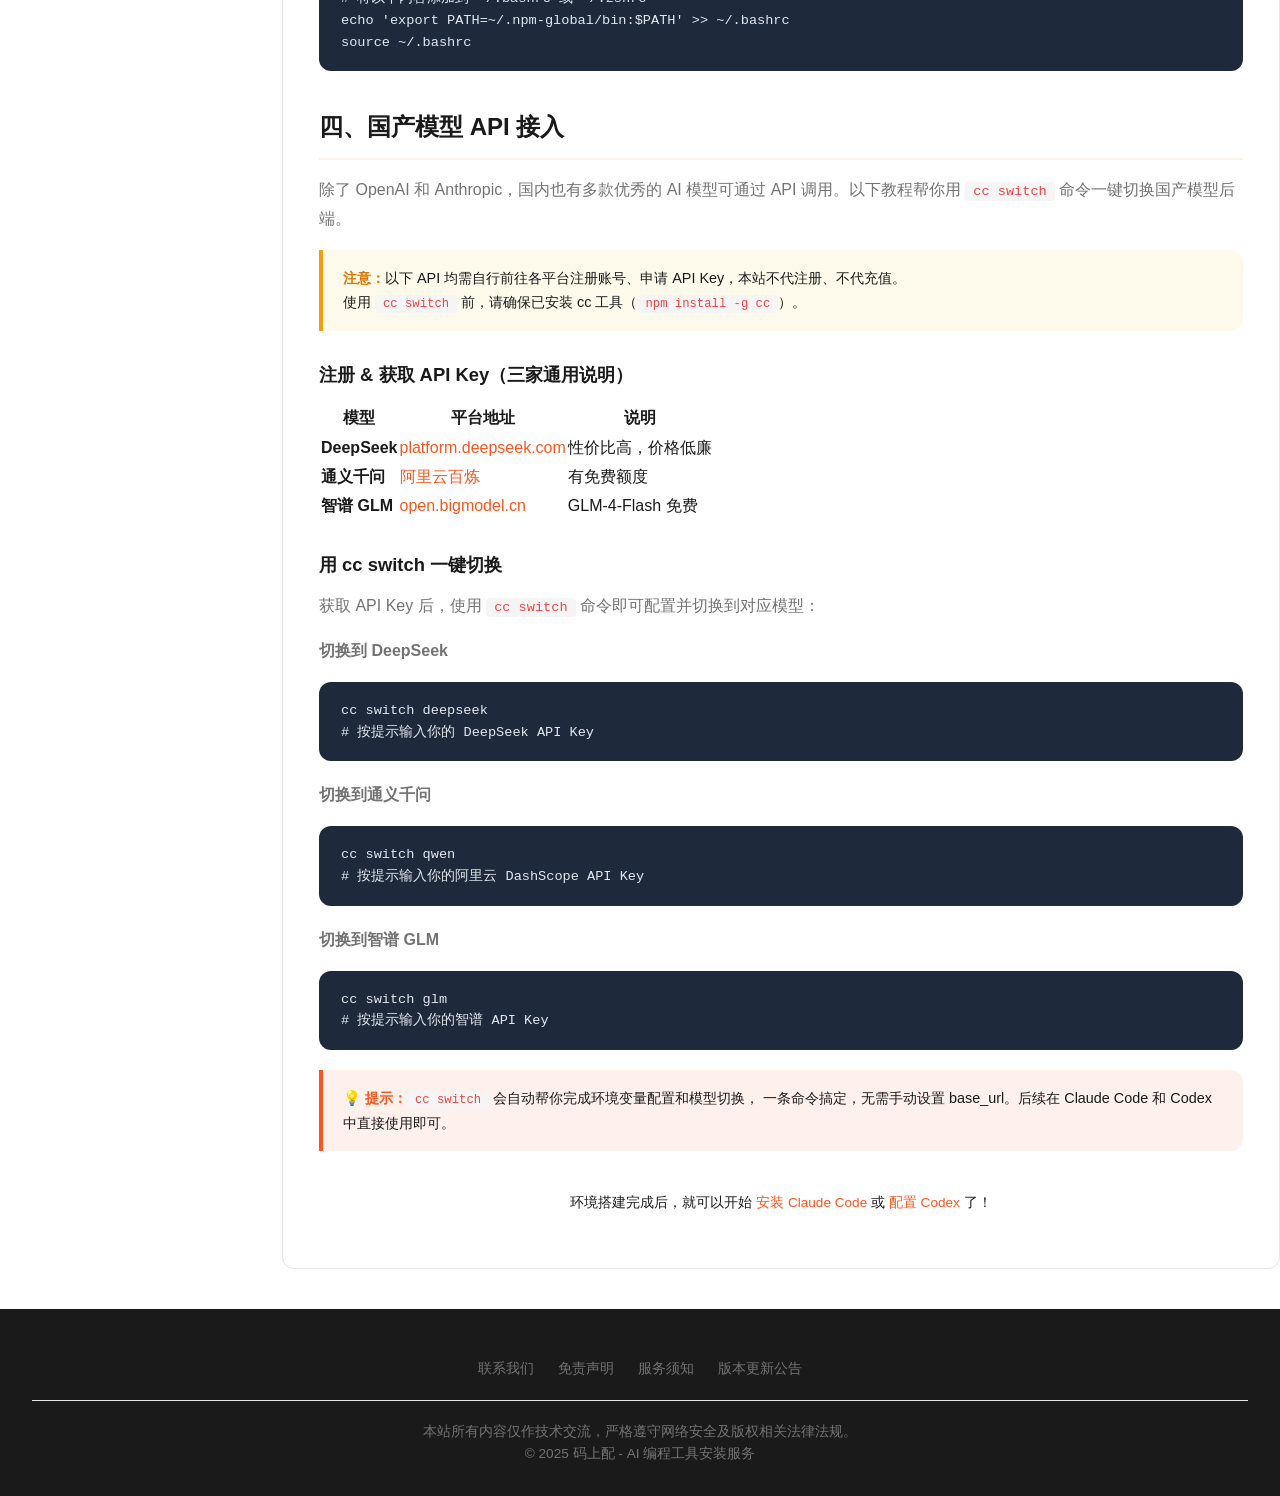
<file: pages/environment.html>
<!DOCTYPE html>
<html lang="zh-CN">
<head>
  <meta charset="UTF-8">
  <meta name="viewport" content="width=device-width, initial-scale=1.0">
  <meta name="description" content="前置通用环境教程 — Windows/Mac/Linux 系统 Node.js/Python/Git 安装与配置、国内镜像源配置">
  <title>环境搭建 - 码上配</title>
  <link rel="stylesheet" href="../css/style.css">
</head>
<body>

<!-- ===== 合规横幅 ===== -->
<div class="compliance-banner" id="banner">
  <div class="container">
    <span class="banner-icon">⚠️</span>
    <span class="banner-text">
      <strong>重要提示：</strong>本站仅提供软件安装、本地环境配置、故障排查等纯技术指导。
      境外网络访问、官方账号注册、API 密钥、官方服务费用均需用户自行依法办理。
    </span>
    <button class="banner-close" aria-label="关闭">&times;</button>
  </div>
</div>

<!-- ===== 导航栏 ===== -->
<header class="site-header">
  <div class="container">
    <a href="../index.html" class="logo">
      <span class="logo-icon">⚡</span>
      码上配
    </a>
    <button class="nav-toggle" aria-label="菜单">☰</button>
    <nav class="main-nav">
      <a href="../index.html">首页</a>
      <a href="claude-code.html">Claude Code 教程</a>
      <a href="codex.html">Codex 教程</a>
      <a href="environment.html" class="active">环境搭建</a>
      <a href="errors.html">报错合集</a>
      <a href="services.html">付费服务</a>
      <a href="disclaimer.html">免责声明</a>
    </nav>
  </div>
</header>

<!-- ===== 页面标题 ===== -->
<section class="page-header">
  <div class="container">
    <h1>⚙️ 前置通用环境教程</h1>
    <p>所有 AI 编程工具的基础依赖 — 先搭好环境，再装工具</p>
  </div>
</section>

<!-- ===== 内容区 ===== -->
<section>
  <div class="container content-with-sidebar">

    <!-- 侧边目录 -->
    <aside class="sidebar">
      <h3>📑 目录</h3>
      <ul>
        <li><a href="#section-1">一、Windows 系统环境搭建</a></li>
        <li><a href="#section-1-1">Node.js 安装 + 环境变量</a></li>
        <li><a href="#section-1-2">Git 工具安装</a></li>
        <li><a href="#section-1-3">Python 多版本管理</a></li>
        <li><a href="#section-1-4">环境变量检测方法</a></li>
        <li><a href="#section-1-5">国内镜像源配置</a></li>
        <li><a href="#section-2">二、Mac 系统环境搭建</a></li>
        <li><a href="#section-3">三、Linux 系统环境搭建</a></li>
        <li><a href="#section-4">四、国产模型 API 接入</a></li>
      </ul>
    </aside>

    <!-- 正文 -->
    <article class="main-content">

      <div class="compliance-notice">
        <strong>📋 本教程须知</strong>
        本教程仅针对软件本身的安装、环境调试、功能配置，不涉及任何网络加速、代理工具。<br>
        如遇到依赖包下载慢的问题，请使用下方提供的国内镜像源加速（纯技术配置，非代理工具）。
      </div>

      <!-- 一、Windows -->
      <h2 id="section-1">一、Windows 系统环境搭建</h2>

      <h3 id="section-1-1">安装 Node.js + 配置环境变量</h3>
      <p><strong>下载安装：</strong></p>
      <ol>
        <li>访问 <a href="https://nodejs.org" target="_blank">nodejs.org</a>，下载 LTS（长期支持）版本</li>
        <li>运行安装程序，一路点击 Next</li>
        <li><strong>关键步骤：</strong>在安装向导中，务必勾选 <code>Add to PATH</code>（添加到环境变量）</li>
      </ol>

      <p><strong>手动配置环境变量（如果安装时忘记勾选）：</strong></p>
      <ol>
        <li>右键"此电脑" → 属性 → 高级系统设置 → 环境变量</li>
        <li>在"系统变量"中找到 <code>Path</code>，双击编辑</li>
        <li>点击"新建"，添加 Node.js 安装路径（默认 <code>C:\Program Files\nodejs\</code>）</li>
        <li>点击确定保存</li>
      </ol>

      <h3 id="section-1-2">Windows 安装 Git 工具</h3>
      <p>Git 是代码依赖管理的必备工具：</p>
      <ol>
        <li>访问 <a href="https://git-scm.com" target="_blank">git-scm.com</a> 下载 Windows 版</li>
        <li>运行安装程序，建议保持默认选项</li>
        <li>安装完成后，打开 PowerShell 验证：<pre>git --version</pre></li>
      </ol>

      <h3 id="section-1-3">Windows 多版本 Python 安装与环境隔离</h3>
      <div class="notice-box warning">
        <strong>注意：</strong>Windows 可能预装 Python（Microsoft Store 版本），建议从官网安装独立版本。
      </div>
      <ol>
        <li>访问 <a href="https://python.org" target="_blank">python.org</a> 下载 Python 3.10+</li>
        <li>安装时<strong>务必勾选</strong> <code>Add Python to PATH</code></li>
        <li>验证安装：<pre>python --version</pre></li>
      </ol>

      <h3 id="section-1-4">环境变量快速检测方法</h3>
      <p>打开 PowerShell（Win+R → 输入 <code>powershell</code>），分别执行以下命令：</p>
      <pre># 检测 Node.js
node --version

# 检测 npm
npm --version

# 检测 Python
python --version

# 检测 Git
git --version</pre>
      <p>如果显示"不是内部或外部命令"，说明对应软件未正确添加到 PATH 环境变量，请重新检查安装步骤。</p>

      <h3 id="section-1-5">国内镜像源配置</h3>
      <p><strong>npm 镜像源（解决 <code>npm install</code> 慢的问题）：</strong></p>
      <pre># 使用淘宝镜像（推荐）
npm config set registry https://registry.npmmirror.com

# 验证是否生效
npm config get registry</pre>

      <p><strong>pip 镜像源（解决 <code>pip install</code> 慢的问题）：</strong></p>
      <pre># 临时使用清华镜像
pip install -i https://pypi.tuna.tsinghua.edu.cn/simple 包名

# 永久配置
pip config set global.index-url https://pypi.tuna.tsinghua.edu.cn/simple</pre>

      <!-- 二、Mac -->
      <h2 id="section-2">二、Mac 系统环境搭建</h2>

      <h3>Intel / Apple 芯片 Mac 适配版 Node.js 安装</h3>
      <div class="notice-box">
        <strong>💡 Apple 芯片用户注意：</strong>请下载 <strong>macOS ARM64</strong> 版本的 Node.js，
        Intel 芯片用户下载 <strong>macOS x64</strong> 版本。
      </div>
      <ol>
        <li>访问 <a href="https://nodejs.org" target="_blank">nodejs.org</a> 下载对应版本</li>
        <li>运行 .pkg 安装包，按提示完成安装</li>
        <li>验证安装：<pre>node --version
npm --version</pre></li>
      </ol>

      <h3>Mac 终端基础权限设置</h3>
      <p>Mac 系统对终端权限限制较严，安装全局包时可能需要：</p>
      <pre># 使用 sudo 安装全局包
sudo npm install -g 包名

# 配置 npm 全局路径（避免每次使用 sudo）
mkdir ~/.npm-global
npm config set prefix '~/.npm-global'</pre>

      <h3>Homebrew 基础使用（简化环境搭建）</h3>
      <p>Homebrew 是 Mac 最流行的包管理器，可以一行命令安装各种工具：</p>
      <pre># 安装 Homebrew（如尚未安装）
/bin/bash -c "$(curl -fsSL https://raw.githubusercontent.com/Homebrew/install/HEAD/install.sh)"

# 通过 Homebrew 安装 Node.js
brew install node

# 通过 Homebrew 安装 Git
brew install git

# 通过 Homebrew 安装 Python
brew install python</pre>

      <!-- 三、Linux -->
      <h2 id="section-3">三、Linux 系统（Ubuntu / CentOS）</h2>

      <h3>服务器一键安装命令</h3>
      <p><strong>Ubuntu / Debian：</strong></p>
      <pre># 更新包列表
sudo apt update && sudo apt upgrade -y

# 安装 Node.js（方式一：apt 安装）
sudo apt install nodejs npm -y

# 安装 Node.js（方式二：使用 NodeSource — 获得更新版本）
curl -fsSL https://deb.nodesource.com/setup_20.x | sudo -E bash -
sudo apt install nodejs -y

# 安装 Git
sudo apt install git -y

# 安装 Python
sudo apt install python3 python3-pip -y

# 验证
node --version && npm --version && git --version && python3 --version</pre>

      <p><strong>CentOS / RHEL：</strong></p>
      <pre># 安装 EPEL 源
sudo yum install epel-release -y

# 安装 Node.js
sudo yum install nodejs npm -y

# 安装 Git
sudo yum install git -y

# 安装 Python
sudo yum install python3 python3-pip -y

# 验证
node --version && npm --version && git --version && python3 --version</pre>

      <h3>服务器权限与全局环境配置</h3>
      <p>Linux 系统需要注意用户权限问题：</p>
      <pre># 避免全局安装需要 sudo（推荐）
mkdir ~/.npm-global
npm config set prefix '~/.npm-global'

# 将以下内容添加到 ~/.bashrc 或 ~/.zshrc
echo 'export PATH=~/.npm-global/bin:$PATH' >> ~/.bashrc
source ~/.bashrc</pre>

      <!-- 四、国产模型 API -->
      <h2 id="section-4">四、国产模型 API 接入</h2>
      <p>除了 OpenAI 和 Anthropic，国内也有多款优秀的 AI 模型可通过 API 调用。以下教程帮你用 <code>cc switch</code> 命令一键切换国产模型后端。</p>

      <div class="notice-box warning">
        <strong>注意：</strong>以下 API 均需自行前往各平台注册账号、申请 API Key，本站不代注册、不代充值。<br>
        使用 <code>cc switch</code> 前，请确保已安装 cc 工具（<code>npm install -g cc</code>）。
      </div>

      <h3>注册 &amp; 获取 API Key（三家通用说明）</h3>
      <table>
        <thead>
          <tr><th>模型</th><th>平台地址</th><th>说明</th></tr>
        </thead>
        <tbody>
          <tr><td><strong>DeepSeek</strong></td><td><a href="https://platform.deepseek.com" target="_blank">platform.deepseek.com</a></td><td>性价比高，价格低廉</td></tr>
          <tr><td><strong>通义千问</strong></td><td><a href="https://bailian.console.aliyun.com" target="_blank">阿里云百炼</a></td><td>有免费额度</td></tr>
          <tr><td><strong>智谱 GLM</strong></td><td><a href="https://open.bigmodel.cn" target="_blank">open.bigmodel.cn</a></td><td>GLM-4-Flash 免费</td></tr>
        </tbody>
      </table>

      <h3>用 cc switch 一键切换</h3>
      <p>获取 API Key 后，使用 <code>cc switch</code> 命令即可配置并切换到对应模型：</p>

      <p><strong>切换到 DeepSeek</strong></p>
      <pre>cc switch deepseek
# 按提示输入你的 DeepSeek API Key</pre>

      <p><strong>切换到通义千问</strong></p>
      <pre>cc switch qwen
# 按提示输入你的阿里云 DashScope API Key</pre>

      <p><strong>切换到智谱 GLM</strong></p>
      <pre>cc switch glm
# 按提示输入你的智谱 API Key</pre>

      <div class="notice-box">
        <strong>💡 提示：</strong><code>cc switch</code> 会自动帮你完成环境变量配置和模型切换，
        一条命令搞定，无需手动设置 base_url。后续在 Claude Code 和 Codex 中直接使用即可。
      </div>

      <p style="margin-top:40px;text-align:center;color:var(--color-gray-400);font-size:0.85rem;">
        环境搭建完成后，就可以开始 <a href="claude-code.html">安装 Claude Code</a> 或
        <a href="codex.html">配置 Codex</a> 了！
      </p>

    </article>
  </div>
</section>

<!-- ===== Footer ===== -->
<footer class="site-footer">
  <div class="container">
    <div class="footer-links">
      <a href="disclaimer.html">联系我们</a>
      <a href="disclaimer.html">免责声明</a>
      <a href="services.html">服务须知</a>
      <a href="#">版本更新公告</a>
    </div>
    <div class="footer-copyright">
      本站所有内容仅作技术交流，严格遵守网络安全及版权相关法律法规。<br>
      &copy; 2025 码上配 - AI 编程工具安装服务
    </div>
  </div>
</footer>

<script src="../js/main.js"></script>
</body>
</html>
</file>
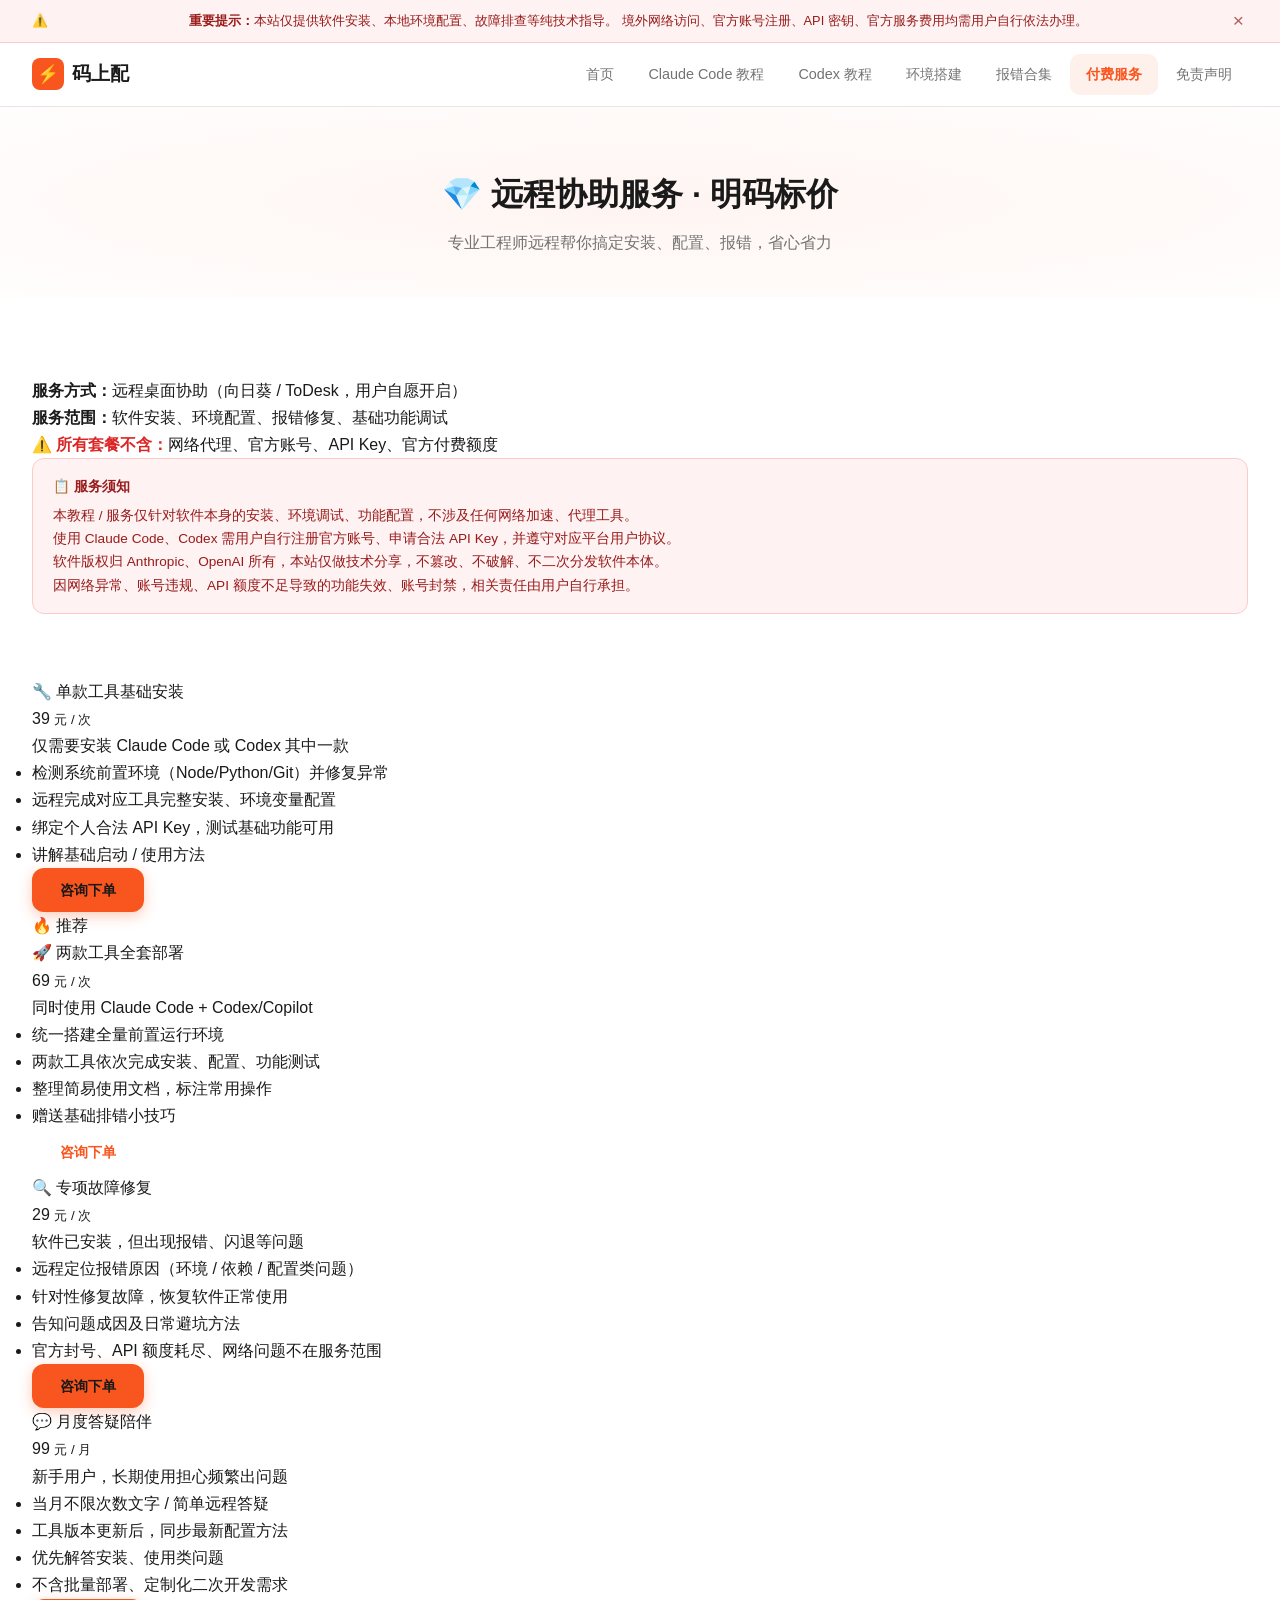
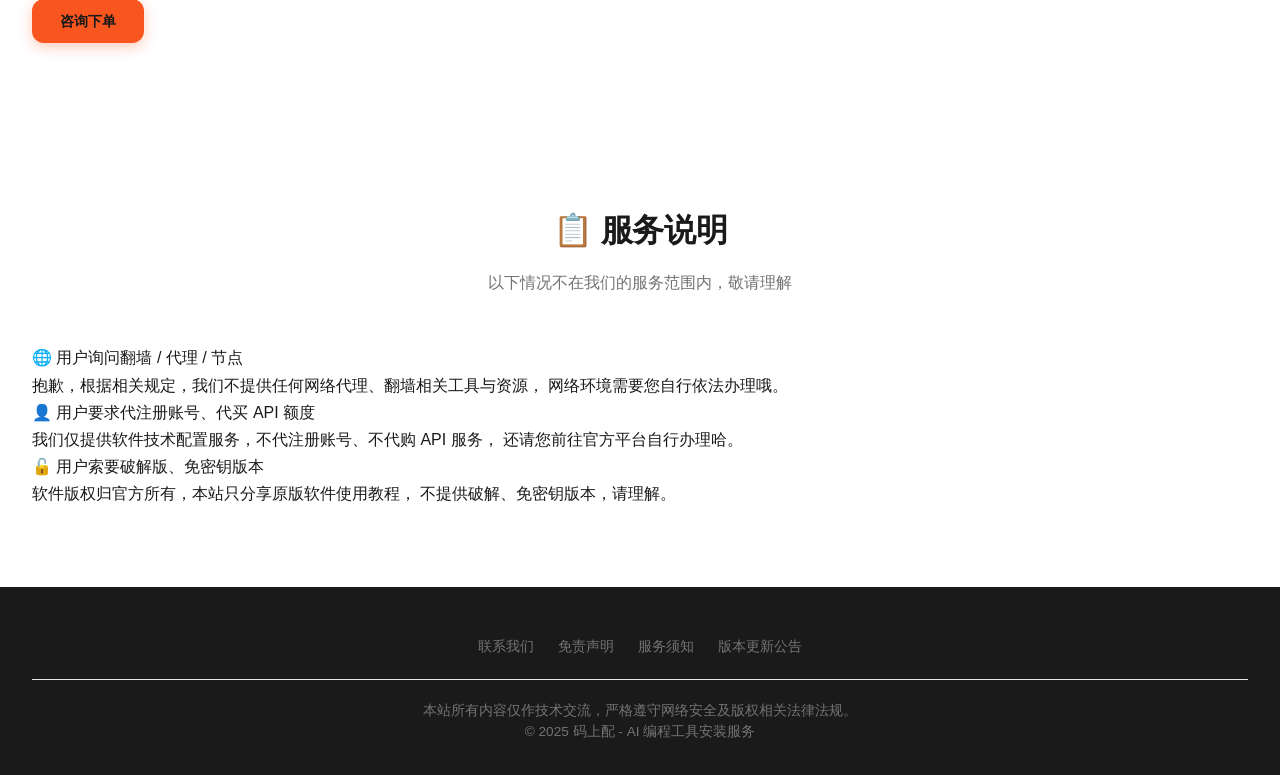
<file: pages/services.html>
<!DOCTYPE html>
<html lang="zh-CN">
<head>
  <meta charset="UTF-8">
  <meta name="viewport" content="width=device-width, initial-scale=1.0">
  <meta name="description" content="远程协助服务·明码标价 — 4档套餐：基础安装39元、全套部署69元、故障修复29元、月度答疑99元">
  <title>付费服务 - 码上配</title>
  <link rel="stylesheet" href="../css/style.css">
</head>
<body>

<!-- ===== 合规横幅 ===== -->
<div class="compliance-banner" id="banner">
  <div class="container">
    <span class="banner-icon">⚠️</span>
    <span class="banner-text">
      <strong>重要提示：</strong>本站仅提供软件安装、本地环境配置、故障排查等纯技术指导。
      境外网络访问、官方账号注册、API 密钥、官方服务费用均需用户自行依法办理。
    </span>
    <button class="banner-close" aria-label="关闭">&times;</button>
  </div>
</div>

<!-- ===== 导航栏 ===== -->
<header class="site-header">
  <div class="container">
    <a href="../index.html" class="logo">
      <span class="logo-icon">⚡</span>
      码上配
    </a>
    <button class="nav-toggle" aria-label="菜单">☰</button>
    <nav class="main-nav">
      <a href="../index.html">首页</a>
      <a href="claude-code.html">Claude Code 教程</a>
      <a href="codex.html">Codex 教程</a>
      <a href="environment.html">环境搭建</a>
      <a href="errors.html">报错合集</a>
      <a href="services.html" class="active">付费服务</a>
      <a href="disclaimer.html">免责声明</a>
    </nav>
  </div>
</header>

<!-- ===== 页面标题 ===== -->
<section class="page-header">
  <div class="container">
    <h1>💎 远程协助服务 · 明码标价</h1>
    <p>专业工程师远程帮你搞定安装、配置、报错，省心省力</p>
  </div>
</section>

<!-- ===== 服务说明 ===== -->
<section class="section" style="background:var(--color-white);padding-bottom:20px;">
  <div class="container">
    <div class="service-scope">
      <strong>服务方式：</strong>远程桌面协助（向日葵 / ToDesk，用户自愿开启）<br>
      <strong>服务范围：</strong>软件安装、环境配置、报错修复、基础功能调试<br>
      <strong style="color:#dc2626;">⚠️ 所有套餐不含：</strong>网络代理、官方账号、API Key、官方付费额度
    </div>

    <!-- 内嵌详细须知 -->
    <div class="compliance-notice">
      <strong>📋 服务须知</strong>
      本教程 / 服务仅针对软件本身的安装、环境调试、功能配置，不涉及任何网络加速、代理工具。<br>
      使用 Claude Code、Codex 需用户自行注册官方账号、申请合法 API Key，并遵守对应平台用户协议。<br>
      软件版权归 Anthropic、OpenAI 所有，本站仅做技术分享，不篡改、不破解、不二次分发软件本体。<br>
      因网络异常、账号违规、API 额度不足导致的功能失效、账号封禁，相关责任由用户自行承担。
    </div>
  </div>
</section>

<!-- ===== 套餐 ===== -->
<section class="section" style="padding-top:20px;">
  <div class="container">
    <div class="pricing-grid">
      <!-- 套餐一 -->
      <div class="pricing-card">
        <div class="pricing-name">🔧 单款工具基础安装</div>
        <div class="pricing-price">39 <small>元 / 次</small></div>
        <div class="pricing-desc">仅需要安装 Claude Code 或 Codex 其中一款</div>
        <ul>
          <li>检测系统前置环境（Node/Python/Git）并修复异常</li>
          <li>远程完成对应工具完整安装、环境变量配置</li>
          <li>绑定个人合法 API Key，测试基础功能可用</li>
          <li>讲解基础启动 / 使用方法</li>
        </ul>
        <a href="#" class="btn btn-primary" style="color:var(--color-primary);">咨询下单</a>
      </div>

      <!-- 套餐二 -->
      <div class="pricing-card featured">
        <span class="pricing-badge">🔥 推荐</span>
        <div class="pricing-name">🚀 两款工具全套部署</div>
        <div class="pricing-price">69 <small>元 / 次</small></div>
        <div class="pricing-desc">同时使用 Claude Code + Codex/Copilot</div>
        <ul>
          <li>统一搭建全量前置运行环境</li>
          <li>两款工具依次完成安装、配置、功能测试</li>
          <li>整理简易使用文档，标注常用操作</li>
          <li>赠送基础排错小技巧</li>
        </ul>
        <a href="#" class="btn btn-orange">咨询下单</a>
      </div>

      <!-- 套餐三 -->
      <div class="pricing-card">
        <div class="pricing-name">🔍 专项故障修复</div>
        <div class="pricing-price">29 <small>元 / 次</small></div>
        <div class="pricing-desc">软件已安装，但出现报错、闪退等问题</div>
        <ul>
          <li>远程定位报错原因（环境 / 依赖 / 配置类问题）</li>
          <li>针对性修复故障，恢复软件正常使用</li>
          <li>告知问题成因及日常避坑方法</li>
          <li class="disabled">官方封号、API 额度耗尽、网络问题不在服务范围</li>
        </ul>
        <a href="#" class="btn btn-primary" style="color:var(--color-primary);">咨询下单</a>
      </div>

      <!-- 套餐四 -->
      <div class="pricing-card">
        <div class="pricing-name">💬 月度答疑陪伴</div>
        <div class="pricing-price">99 <small>元 / 月</small></div>
        <div class="pricing-desc">新手用户，长期使用担心频繁出问题</div>
        <ul>
          <li>当月不限次数文字 / 简单远程答疑</li>
          <li>工具版本更新后，同步最新配置方法</li>
          <li>优先解答安装、使用类问题</li>
          <li class="disabled">不含批量部署、定制化二次开发需求</li>
        </ul>
        <a href="#" class="btn btn-primary" style="color:var(--color-primary);">咨询下单</a>
      </div>
    </div>
  </div>
</section>

<!-- ===== 客服标准回复模板 ===== -->
<section class="section" style="background:var(--color-gray-50);">
  <div class="container">
    <h2 class="section-title">📋 服务说明</h2>
    <p class="section-subtitle">以下情况不在我们的服务范围内，敬请理解</p>

    <div class="card-grid card-grid-3">
      <div class="reply-box">
        <div class="reply-scene">🌐 用户询问翻墙 / 代理 / 节点</div>
        <div class="reply-text">
          抱歉，根据相关规定，我们不提供任何网络代理、翻墙相关工具与资源，
          网络环境需要您自行依法办理哦。
        </div>
      </div>
      <div class="reply-box">
        <div class="reply-scene">👤 用户要求代注册账号、代买 API 额度</div>
        <div class="reply-text">
          我们仅提供软件技术配置服务，不代注册账号、不代购 API 服务，
          还请您前往官方平台自行办理哈。
        </div>
      </div>
      <div class="reply-box">
        <div class="reply-scene">🔓 用户索要破解版、免密钥版本</div>
        <div class="reply-text">
          软件版权归官方所有，本站只分享原版软件使用教程，
          不提供破解、免密钥版本，请理解。
        </div>
      </div>
    </div>
  </div>
</section>

<!-- ===== Footer ===== -->
<footer class="site-footer">
  <div class="container">
    <div class="footer-links">
      <a href="disclaimer.html">联系我们</a>
      <a href="disclaimer.html">免责声明</a>
      <a href="services.html">服务须知</a>
      <a href="#">版本更新公告</a>
    </div>
    <div class="footer-copyright">
      本站所有内容仅作技术交流，严格遵守网络安全及版权相关法律法规。<br>
      &copy; 2025 码上配 - AI 编程工具安装服务
    </div>
  </div>
</footer>

<script src="../js/main.js"></script>
</body>
</html>
</file>
<file: css/style.css>
/* ==========================================================
   CCSwitch 速配站 — OpenClawSwitch 风格设计系统
   参考：shadcn/ui + Tailwind CSS 设计语言
   ========================================================== */

/* --- Reset & Base --- */
*, *::before, *::after {
  box-sizing: border-box;
  margin: 0;
  padding: 0;
}

:root {
  --radius: 0.75rem;
  --background: 0 0% 100%;
  --foreground: 0 0% 10%;
  --card: 0 0% 100%;
  --card-foreground: 0 0% 10%;
  --popover: 0 0% 100%;
  --popover-foreground: 0 0% 10%;
  --primary: 15 95% 55%;
  --primary-foreground: 0 0% 100%;
  --secondary: 0 0% 96%;
  --secondary-foreground: 0 0% 10%;
  --muted: 0 0% 96%;
  --muted-foreground: 0 0% 45%;
  --accent: 15 95% 96%;
  --accent-foreground: 15 95% 45%;
  --destructive: 0 84% 60%;
  --destructive-foreground: 0 0% 98%;
  --border: 0 0% 90%;
  --input: 0 0% 90%;
  --ring: 15 95% 55%;
  --sidebar-background: 0 0% 98%;
  --sidebar-foreground: 240 5.3% 26.1%;
  --sidebar-primary: 15 95% 55%;
  --sidebar-primary-foreground: 0 0% 100%;
  --sidebar-accent: 240 4.8% 95.9%;
  --sidebar-accent-foreground: 240 5.9% 10%;
  --sidebar-border: 220 13% 91%;
  --sidebar-ring: 217.2 91.2% 59.8%;

  --font-sans: -apple-system, BlinkMacSystemFont, "Segoe UI", Roboto, "Noto Sans SC", "PingFang SC", "Microsoft YaHei", sans-serif;
  --font-mono: "SFMono-Regular", Consolas, "Liberation Mono", Menlo, "Courier New", monospace;
  --max-width: 1280px;
  --header-height: 64px;
}

.dark {
  --background: 0 0% 3%;
  --foreground: 0 0% 98%;
  --card: 0 0% 5%;
  --card-foreground: 0 0% 98%;
  --primary: 15 95% 55%;
  --primary-foreground: 0 0% 100%;
  --secondary: 0 0% 12%;
  --secondary-foreground: 0 0% 98%;
  --muted: 0 0% 12%;
  --muted-foreground: 0 0% 65%;
  --accent: 15 95% 15%;
  --accent-foreground: 15 95% 85%;
  --destructive: 0 62% 30%;
  --destructive-foreground: 0 0% 98%;
  --border: 0 0% 15%;
  --input: 0 0% 15%;
  --ring: 15 95% 55%;
  --sidebar-background: 240 5.9% 10%;
  --sidebar-foreground: 240 4.8% 95.9%;
  --sidebar-primary: 15 95% 55%;
  --sidebar-primary-foreground: 0 0% 100%;
  --sidebar-accent: 240 3.7% 15.9%;
  --sidebar-accent-foreground: 240 4.8% 95.9%;
  --sidebar-border: 240 3.7% 15.9%;
  --sidebar-ring: 217.2 91.2% 59.8%;
}

html {
  scroll-behavior: smooth;
  -webkit-font-smoothing: antialiased;
  -moz-osx-font-smoothing: grayscale;
}

body {
  font-family: var(--font-sans);
  color: hsl(var(--foreground));
  background: hsl(var(--background));
  line-height: 1.7;
  font-feature-settings: "rlig" 1, "calt" 1;
}

* { border-color: hsl(var(--border)); }

a { color: hsl(var(--primary)); text-decoration: none; transition: color .2s; }
a:hover { opacity: .8; }

img { max-width: 100%; height: auto; display: block; }

/* --- Container --- */
.container {
  width: 100%;
  max-width: var(--max-width);
  margin: 0 auto;
  padding: 0 2rem;
}

@media (max-width: 640px) {
  .container { padding: 0 1rem; }
}

/* --- Layout helpers --- */
.sr-only {
  position: absolute;
  width: 1px; height: 1px;
  padding: 0; margin: -1px;
  overflow: hidden;
  clip: rect(0,0,0,0);
  white-space: nowrap;
  border: 0;
}

/* --- Compliance Banner --- */
.compliance-banner {
  background: #fef2f2;
  border-bottom: 1px solid #fecaca;
  padding: 10px 0;
  font-size: 0.8rem;
  color: #991b1b;
  text-align: center;
  line-height: 1.6;
  position: relative;
  z-index: 1001;
}
.dark .compliance-banner {
  background: rgba(153, 27, 27, 0.15);
  border-color: rgba(153, 27, 27, 0.3);
  color: #fca5a5;
}
.compliance-banner .container {
  display: flex;
  align-items: center;
  gap: 8px;
}
.compliance-banner .banner-icon { flex-shrink: 0; }
.compliance-banner .banner-text { flex: 1; }
.compliance-banner .banner-close {
  background: none;
  border: none;
  color: inherit;
  cursor: pointer;
  font-size: 1.2rem;
  padding: 0 4px;
  opacity: 0.7;
  flex-shrink: 0;
}
.compliance-banner .banner-close:hover { opacity: 1; }

/* --- Header / Nav (毛玻璃) --- */
.site-header {
  position: sticky;
  top: 0;
  z-index: 1000;
  width: 100%;
  border-bottom: 1px solid hsl(var(--border));
  background: hsl(var(--background) / 0.8);
  backdrop-filter: blur(12px);
  -webkit-backdrop-filter: blur(12px);
  height: var(--header-height);
}

.site-header .container {
  display: flex;
  align-items: center;
  justify-content: space-between;
  height: 100%;
}

.logo {
  font-size: 1.2rem;
  font-weight: 800;
  color: hsl(var(--foreground));
  display: flex;
  align-items: center;
  gap: 8px;
  text-decoration: none;
}
.logo:hover { color: hsl(var(--primary)); opacity: 1; }
.logo .logo-icon {
  width: 32px;
  height: 32px;
  border-radius: 8px;
  background: hsl(var(--primary));
  color: hsl(var(--primary-foreground));
  display: flex;
  align-items: center;
  justify-content: center;
  font-size: 1.1rem;
  font-weight: 700;
}

.main-nav {
  display: flex;
  align-items: center;
  gap: 2px;
}

.main-nav a {
  padding: 8px 16px;
  font-size: 0.9rem;
  font-weight: 500;
  color: hsl(var(--muted-foreground));
  border-radius: calc(var(--radius) - 2px);
  transition: all .2s;
  text-decoration: none;
}
.main-nav a:hover,
.main-nav a.active {
  color: hsl(var(--primary));
  background: hsl(var(--accent));
}
.main-nav a.active {
  font-weight: 600;
}

.nav-toggle {
  display: none;
  background: none;
  border: none;
  font-size: 1.5rem;
  color: hsl(var(--foreground));
  cursor: pointer;
  padding: 8px;
  border-radius: var(--radius);
}
.nav-toggle:hover { background: hsl(var(--accent)); }

/* --- Theme Toggle --- */
.theme-toggle {
  background: none;
  border: 1px solid hsl(var(--border));
  border-radius: var(--radius);
  width: 36px;
  height: 36px;
  display: flex;
  align-items: center;
  justify-content: center;
  cursor: pointer;
  font-size: 1rem;
  color: hsl(var(--muted-foreground));
  transition: all .2s;
  margin-left: 8px;
  flex-shrink: 0;
}
.theme-toggle:hover {
  background: hsl(var(--accent));
  color: hsl(var(--primary));
}

/* --- Hero --- */
.hero {
  padding: 80px 0 60px;
  text-align: center;
  position: relative;
  overflow: hidden;
}
.hero::before {
  content: '';
  position: absolute;
  top: -50%;
  left: -50%;
  width: 200%;
  height: 200%;
  background: radial-gradient(ellipse at 30% 50%, hsl(var(--primary) / 0.08) 0%, transparent 60%),
              radial-gradient(ellipse at 70% 50%, hsl(var(--primary) / 0.05) 0%, transparent 60%);
  pointer-events: none;
  z-index: 0;
}
.hero .container { position: relative; z-index: 1; }

.hero h1 {
  font-size: 3rem;
  font-weight: 800;
  line-height: 1.2;
  margin-bottom: 1rem;
  letter-spacing: -0.02em;
}

.hero h1 .gradient-text {
  background: linear-gradient(135deg, hsl(var(--primary)), #f97316, #f59e0b);
  -webkit-background-clip: text;
  -webkit-text-fill-color: transparent;
  background-clip: text;
}

.hero .hero-sub {
  font-size: 1.15rem;
  color: hsl(var(--muted-foreground));
  max-width: 600px;
  margin: 0 auto 1.5rem;
  line-height: 1.7;
}

.hero .hero-desc {
  max-width: 680px;
  margin: 0 auto 2rem;
  font-size: 0.95rem;
  color: hsl(var(--muted-foreground));
  line-height: 1.8;
}

.hero-btns {
  display: flex;
  gap: 12px;
  justify-content: center;
  flex-wrap: wrap;
}

/* --- Buttons --- */
.btn {
  display: inline-flex;
  align-items: center;
  gap: 8px;
  padding: 12px 28px;
  border-radius: var(--radius);
  font-size: 0.9rem;
  font-weight: 600;
  cursor: pointer;
  transition: all .2s;
  border: none;
  text-decoration: none;
  line-height: 1.4;
}
.btn:hover { transform: translateY(-1px); opacity: 1; }

.btn-primary {
  background: hsl(var(--primary));
  color: hsl(var(--primary-foreground));
  box-shadow: 0 4px 14px hsl(var(--primary) / 0.3);
}
.btn-primary:hover {
  box-shadow: 0 6px 20px hsl(var(--primary) / 0.4);
}

.btn-outline {
  background: transparent;
  border: 2px solid hsl(var(--border));
  color: hsl(var(--foreground));
}
.btn-outline:hover {
  border-color: hsl(var(--primary));
  color: hsl(var(--primary));
  background: hsl(var(--accent));
}

.btn-ghost {
  background: transparent;
  color: hsl(var(--muted-foreground));
}
.btn-ghost:hover {
  background: hsl(var(--accent));
  color: hsl(var(--foreground));
}

.btn-sm {
  padding: 8px 18px;
  font-size: 0.85rem;
}

/* --- Sections --- */
.section {
  padding: 80px 0;
}
.section-alt {
  background: hsl(var(--secondary));
}

.section-title {
  font-size: 2rem;
  font-weight: 700;
  text-align: center;
  margin-bottom: 12px;
  letter-spacing: -0.01em;
}

.section-subtitle {
  text-align: center;
  color: hsl(var(--muted-foreground));
  margin-bottom: 48px;
  font-size: 1rem;
  max-width: 600px;
  margin-left: auto;
  margin-right: auto;
}

/* --- Feature Cards Grid --- */
.feature-grid {
  display: grid;
  grid-template-columns: repeat(3, 1fr);
  gap: 24px;
}

@media (max-width: 1024px) {
  .feature-grid { grid-template-columns: repeat(2, 1fr); }
}
@media (max-width: 640px) {
  .feature-grid { grid-template-columns: 1fr; }
}

.feature-card {
  background: hsl(var(--card));
  border: 1px solid hsl(var(--border));
  border-radius: 1rem;
  padding: 32px;
  transition: all .3s;
  position: relative;
  overflow: hidden;
}
.feature-card::after {
  content: '';
  position: absolute;
  top: 0;
  left: 0;
  right: 0;
  height: 3px;
  background: linear-gradient(90deg, hsl(var(--primary)), #f97316);
  opacity: 0;
  transition: opacity .3s;
}
.feature-card:hover {
  transform: translateY(-4px);
  box-shadow: 0 12px 40px hsl(var(--primary) / 0.1);
  border-color: hsl(var(--primary) / 0.3);
}
.feature-card:hover::after { opacity: 1; }

.feature-icon {
  width: 48px;
  height: 48px;
  border-radius: 12px;
  background: hsl(var(--accent));
  color: hsl(var(--primary));
  display: flex;
  align-items: center;
  justify-content: center;
  font-size: 1.3rem;
  margin-bottom: 16px;
}

.feature-card h3 {
  font-size: 1.1rem;
  font-weight: 700;
  margin-bottom: 10px;
}

.feature-card p {
  color: hsl(var(--muted-foreground));
  font-size: 0.9rem;
  line-height: 1.7;
}

/* --- Download Section --- */
.download-options {
  display: grid;
  grid-template-columns: repeat(2, 1fr);
  gap: 20px;
  max-width: 700px;
  margin: 0 auto;
}

@media (max-width: 640px) {
  .download-options { grid-template-columns: 1fr; }
}

.download-card {
  background: hsl(var(--card));
  border: 1px solid hsl(var(--border));
  border-radius: 1rem;
  padding: 28px;
  text-align: center;
  transition: all .3s;
  text-decoration: none;
  display: block;
  color: hsl(var(--foreground));
}
.download-card:hover {
  transform: translateY(-2px);
  box-shadow: 0 8px 30px hsl(var(--primary) / 0.1);
  border-color: hsl(var(--primary) / 0.3);
  color: inherit;
  opacity: 1;
}
.download-card .download-os-icon { font-size: 2rem; margin-bottom: 12px; }
.download-card .download-os-name { font-size: 1.1rem; font-weight: 700; margin-bottom: 4px; }
.download-card .download-os-desc { font-size: 0.85rem; color: hsl(var(--muted-foreground)); }
.download-card .download-badge {
  display: inline-block;
  margin-top: 12px;
  padding: 4px 14px;
  border-radius: 999px;
  background: hsl(var(--primary));
  color: hsl(var(--primary-foreground));
  font-size: 0.8rem;
  font-weight: 600;
}

.download-alt {
  text-align: center;
  margin-top: 24px;
  font-size: 0.9rem;
  color: hsl(var(--muted-foreground));
}
.download-alt a { font-weight: 600; }

/* --- Tutorial Entry Cards (首页教程入口) --- */
.tutorial-grid {
  display: grid;
  grid-template-columns: repeat(2, 1fr);
  gap: 24px;
}

@media (max-width: 768px) {
  .tutorial-grid { grid-template-columns: 1fr; }
}

.tutorial-card {
  background: hsl(var(--card));
  border: 1px solid hsl(var(--border));
  border-radius: 1rem;
  padding: 32px;
  transition: all .3s;
}
.tutorial-card:hover {
  transform: translateY(-4px);
  box-shadow: 0 12px 40px hsl(var(--primary) / 0.1);
  border-color: hsl(var(--primary) / 0.3);
}

.tutorial-card .tuto-icon { font-size: 2rem; margin-bottom: 12px; }
.tutorial-card h3 { font-size: 1.2rem; font-weight: 700; margin-bottom: 10px; }
.tutorial-card p {
  color: hsl(var(--muted-foreground));
  font-size: 0.9rem;
  line-height: 1.7;
  margin-bottom: 16px;
}
.tutorial-card .card-link {
  font-weight: 600;
  font-size: 0.9rem;
  display: inline-flex;
  align-items: center;
  gap: 4px;
  color: hsl(var(--primary));
}

/* --- FAQ --- */
.faq-list {
  max-width: 740px;
  margin: 0 auto;
}

.faq-item {
  background: hsl(var(--card));
  border: 1px solid hsl(var(--border));
  border-radius: var(--radius);
  margin-bottom: 10px;
  overflow: hidden;
}

.faq-question {
  padding: 18px 24px;
  font-weight: 600;
  cursor: pointer;
  display: flex;
  justify-content: space-between;
  align-items: center;
  font-size: 0.95rem;
  background: none;
  border: none;
  width: 100%;
  text-align: left;
  color: hsl(var(--foreground));
  transition: background .2s;
  font-family: inherit;
}
.faq-question:hover { background: hsl(var(--accent)); }

.faq-toggle {
  font-size: 1rem;
  transition: transform .3s;
  color: hsl(var(--muted-foreground));
  flex-shrink: 0;
  margin-left: 12px;
}
.faq-item.open .faq-toggle { transform: rotate(180deg); }

.faq-answer {
  max-height: 0;
  overflow: hidden;
  transition: max-height .3s ease, padding .3s ease;
  padding: 0 24px;
  color: hsl(var(--muted-foreground));
  font-size: 0.9rem;
  line-height: 1.7;
}
.faq-item.open .faq-answer {
  max-height: 400px;
  padding: 0 24px 20px;
}

.faq-answer a { font-weight: 600; }

/* --- CTA --- */
.cta-section {
  text-align: center;
  padding: 80px 0;
  position: relative;
  overflow: hidden;
}
.cta-section::before {
  content: '';
  position: absolute;
  top: -50%;
  left: -50%;
  width: 200%;
  height: 200%;
  background: radial-gradient(ellipse at 50% 50%, hsl(var(--primary) / 0.08) 0%, transparent 60%);
  pointer-events: none;
}
.cta-section .container { position: relative; z-index: 1; }

.cta-section h2 {
  font-size: 1.8rem;
  font-weight: 700;
  margin-bottom: 12px;
}
.cta-section p {
  color: hsl(var(--muted-foreground));
  margin-bottom: 28px;
  max-width: 500px;
  margin-left: auto;
  margin-right: auto;
}

/* --- Footer --- */
.site-footer {
  background: hsl(var(--foreground));
  color: hsl(var(--muted-foreground));
  padding: 48px 0 32px;
  font-size: 0.85rem;
}

.dark .site-footer {
  background: hsl(var(--card));
  border-top: 1px solid hsl(var(--border));
}

.footer-links {
  display: flex;
  justify-content: center;
  gap: 24px;
  margin-bottom: 20px;
  flex-wrap: wrap;
}
.footer-links a { color: hsl(var(--muted-foreground)); }
.footer-links a:hover { color: hsl(var(--foreground)); opacity: 1; }

.footer-copyright {
  text-align: center;
  border-top: 1px solid hsl(var(--border));
  padding-top: 20px;
  margin-top: 20px;
  line-height: 1.6;
}

/* ==========================================================
   SUBPAGE STYLES (教程页)
   ========================================================== */

/* --- Page Header --- */
.page-header {
  padding: 60px 0 40px;
  text-align: center;
  position: relative;
  overflow: hidden;
}
.page-header::before {
  content: '';
  position: absolute;
  top: -50%;
  left: -50%;
  width: 200%;
  height: 200%;
  background: radial-gradient(ellipse at 50% 50%, hsl(var(--primary) / 0.06) 0%, transparent 60%);
  pointer-events: none;
}
.page-header .container { position: relative; z-index: 1; }

.page-header h1 {
  font-size: 2rem;
  font-weight: 800;
  margin-bottom: 8px;
}

.page-header p {
  color: hsl(var(--muted-foreground));
  font-size: 1rem;
  max-width: 600px;
  margin: 0 auto;
}

/* --- Content with Sidebar --- */
.content-with-sidebar {
  display: grid;
  grid-template-columns: 250px 1fr;
  gap: 32px;
  padding: 40px 0;
  align-items: start;
}

@media (max-width: 768px) {
  .content-with-sidebar {
    grid-template-columns: 1fr;
  }
}

/* Sidebar */
.sidebar {
  position: sticky;
  top: calc(var(--header-height) + 24px);
  background: hsl(var(--card));
  border: 1px solid hsl(var(--border));
  border-radius: var(--radius);
  padding: 20px;
}

@media (max-width: 768px) {
  .sidebar {
    position: static;
    margin-bottom: 20px;
  }
  .sidebar ul {
    display: flex;
    flex-wrap: wrap;
    gap: 4px;
  }
  .sidebar ul li a {
    border-left: none !important;
    border-bottom: 3px solid transparent !important;
    padding: 6px 12px !important;
  }
  .sidebar ul li a.active,
  .sidebar ul li a:hover {
    border-left-color: transparent !important;
    border-bottom-color: hsl(var(--primary)) !important;
  }
}

.sidebar h3 {
  font-size: 0.9rem;
  font-weight: 700;
  margin-bottom: 12px;
  color: hsl(var(--foreground));
}

.sidebar ul { list-style: none; }
.sidebar ul li { margin-bottom: 2px; }

.sidebar ul li a {
  display: block;
  padding: 6px 12px;
  font-size: 0.85rem;
  color: hsl(var(--muted-foreground));
  border-radius: calc(var(--radius) - 4px);
  transition: all .2s;
  border-left: 3px solid transparent;
  text-decoration: none;
}
.sidebar ul li a:hover,
.sidebar ul li a.active {
  color: hsl(var(--primary));
  background: hsl(var(--accent));
  border-left-color: hsl(var(--primary));
}

/* Main content */
.main-content {
  background: hsl(var(--card));
  border: 1px solid hsl(var(--border));
  border-radius: var(--radius);
  padding: 36px;
  min-height: 60vh;
}

@media (max-width: 640px) {
  .main-content { padding: 24px 18px; }
}

.main-content h2 {
  font-size: 1.5rem;
  font-weight: 700;
  margin: 36px 0 16px;
  padding-bottom: 10px;
  border-bottom: 2px solid hsl(var(--accent));
  color: hsl(var(--foreground));
}
.main-content h2:first-child { margin-top: 0; }

.main-content h3 {
  font-size: 1.15rem;
  font-weight: 700;
  margin: 28px 0 12px;
  color: hsl(var(--foreground));
}

.main-content h4 {
  font-size: 1rem;
  font-weight: 600;
  margin: 20px 0 10px;
  color: hsl(var(--foreground));
}

.main-content p {
  margin-bottom: 16px;
  color: hsl(var(--muted-foreground));
  line-height: 1.8;
}

.main-content ul,
.main-content ol {
  margin: 0 0 16px 1.5em;
  color: hsl(var(--muted-foreground));
}
.main-content ul li,
.main-content ol li { margin-bottom: 6px; line-height: 1.7; }

.main-content code {
  background: hsl(var(--secondary));
  padding: 2px 8px;
  border-radius: 4px;
  font-size: 0.85em;
  color: hsl(var(--destructive));
  font-family: var(--font-mono);
}

.main-content pre {
  background: #1e293b;
  color: #e2e8f0;
  padding: 18px 22px;
  border-radius: var(--radius);
  overflow-x: auto;
  margin-bottom: 20px;
  font-size: 0.85rem;
  line-height: 1.6;
  font-family: var(--font-mono);
}

.main-content pre code {
  background: none;
  padding: 0;
  color: inherit;
  font-size: inherit;
}

/* Notice Boxes */
.main-content .notice-box {
  background: hsl(var(--accent));
  border-left: 4px solid hsl(var(--primary));
  padding: 16px 20px;
  border-radius: 0 var(--radius) var(--radius) 0;
  margin-bottom: 20px;
  font-size: 0.9rem;
  color: hsl(var(--foreground));
}
.main-content .notice-box strong { color: hsl(var(--primary)); }

.main-content .notice-box.warning {
  background: hsl(45 95% 96%);
  border-left-color: #f59e0b;
}
.dark .main-content .notice-box.warning {
  background: hsl(45 30% 12%);
}
.main-content .notice-box.warning strong { color: #d97706; }

.main-content .notice-box.danger {
  background: hsl(0 84% 96%);
  border-left-color: hsl(var(--destructive));
}
.dark .main-content .notice-box.danger {
  background: hsl(0 30% 12%);
}
.main-content .notice-box.danger strong { color: hsl(var(--destructive)); }

.main-content .notice-box.success {
  background: hsl(142 76% 96%);
  border-left-color: #16a34a;
}
.dark .main-content .notice-box.success {
  background: hsl(142 30% 10%);
}
.main-content .notice-box.success strong { color: #16a34a; }

/* Compliance Notice Inline */
.compliance-notice {
  background: #fef2f2;
  border: 1px solid #fecaca;
  border-radius: var(--radius);
  padding: 16px 20px;
  margin-bottom: 24px;
  font-size: 0.85rem;
  color: #991b1b;
  line-height: 1.7;
}
.dark .compliance-notice {
  background: rgba(153, 27, 27, 0.12);
  border-color: rgba(153, 27, 27, 0.25);
  color: #fca5a5;
}
.compliance-notice strong { display: block; margin-bottom: 6px; }

/* --- Subpage standalone content (no sidebar) --- */
.page-content {
  background: hsl(var(--card));
  border: 1px solid hsl(var(--border));
  border-radius: var(--radius);
  padding: 40px;
  max-width: 900px;
  margin: 40px auto;
}

@media (max-width: 640px) {
  .page-content { padding: 24px 18px; margin: 20px 16px; }
}

.page-content h2 {
  font-size: 1.3rem;
  font-weight: 700;
  margin: 28px 0 12px;
  color: hsl(var(--foreground));
}
.page-content h2:first-child { margin-top: 0; }

.page-content p {
  margin-bottom: 14px;
  color: hsl(var(--muted-foreground));
  line-height: 1.8;
  font-size: 0.95rem;
}

.page-content ul {
  margin: 0 0 16px 1.5em;
  color: hsl(var(--muted-foreground));
}
.page-content ul li { margin-bottom: 8px; line-height: 1.7; }

/* ==========================================================
   步骤图样式 (ccswitch 配置教程)
   ========================================================== */
.step-item {
  display: flex;
  gap: 16px;
  margin-bottom: 32px;
  align-items: flex-start;
}
.step-num {
  flex-shrink: 0;
  width: 32px;
  height: 32px;
  background: hsl(var(--primary));
  color: hsl(var(--primary-foreground));
  border-radius: 50%;
  display: flex;
  align-items: center;
  justify-content: center;
  font-weight: 700;
  font-size: 0.9rem;
  margin-top: 2px;
}
.step-item > div {
  flex: 1;
  min-width: 0;
}
.step-item p {
  margin-bottom: 10px;
  font-weight: 500;
  color: hsl(var(--foreground));
}
.step-img {
  max-width: 100%;
  border: 1px solid hsl(var(--border));
  border-radius: var(--radius);
  box-shadow: 0 2px 8px rgba(0,0,0,0.06);
  display: block;
}

/* ==========================================================
   Animations
   ========================================================== */
@keyframes fadeIn {
  from { opacity: 0; transform: translateY(12px); }
  to   { opacity: 1; transform: translateY(0); }
}

.animate-in {
  animation: fadeIn 0.5s ease-out both;
}

.animate-in-delay-1 { animation-delay: 0.1s; }
.animate-in-delay-2 { animation-delay: 0.2s; }
.animate-in-delay-3 { animation-delay: 0.3s; }

/* ==========================================================
   Responsive
   ========================================================== */
@media (max-width: 768px) {
  .hero h1 { font-size: 2rem; }
  .section-title { font-size: 1.5rem; }
  .section { padding: 50px 0; }
  .cta-section { padding: 50px 0; }

  .nav-toggle { display: block; }

  .main-nav {
    display: none;
    position: absolute;
    top: var(--header-height);
    left: 0;
    right: 0;
    background: hsl(var(--background) / 0.98);
    backdrop-filter: blur(12px);
    flex-direction: column;
    padding: 12px 16px;
    border-bottom: 1px solid hsl(var(--border));
    box-shadow: 0 8px 24px rgba(0,0,0,0.1);
  }
  .main-nav.open { display: flex; }
  .main-nav a { width: 100%; padding: 10px 14px; }
}

@media (max-width: 480px) {
  .hero h1 { font-size: 1.6rem; }
  .container { padding: 0 14px; }
}
</file>
